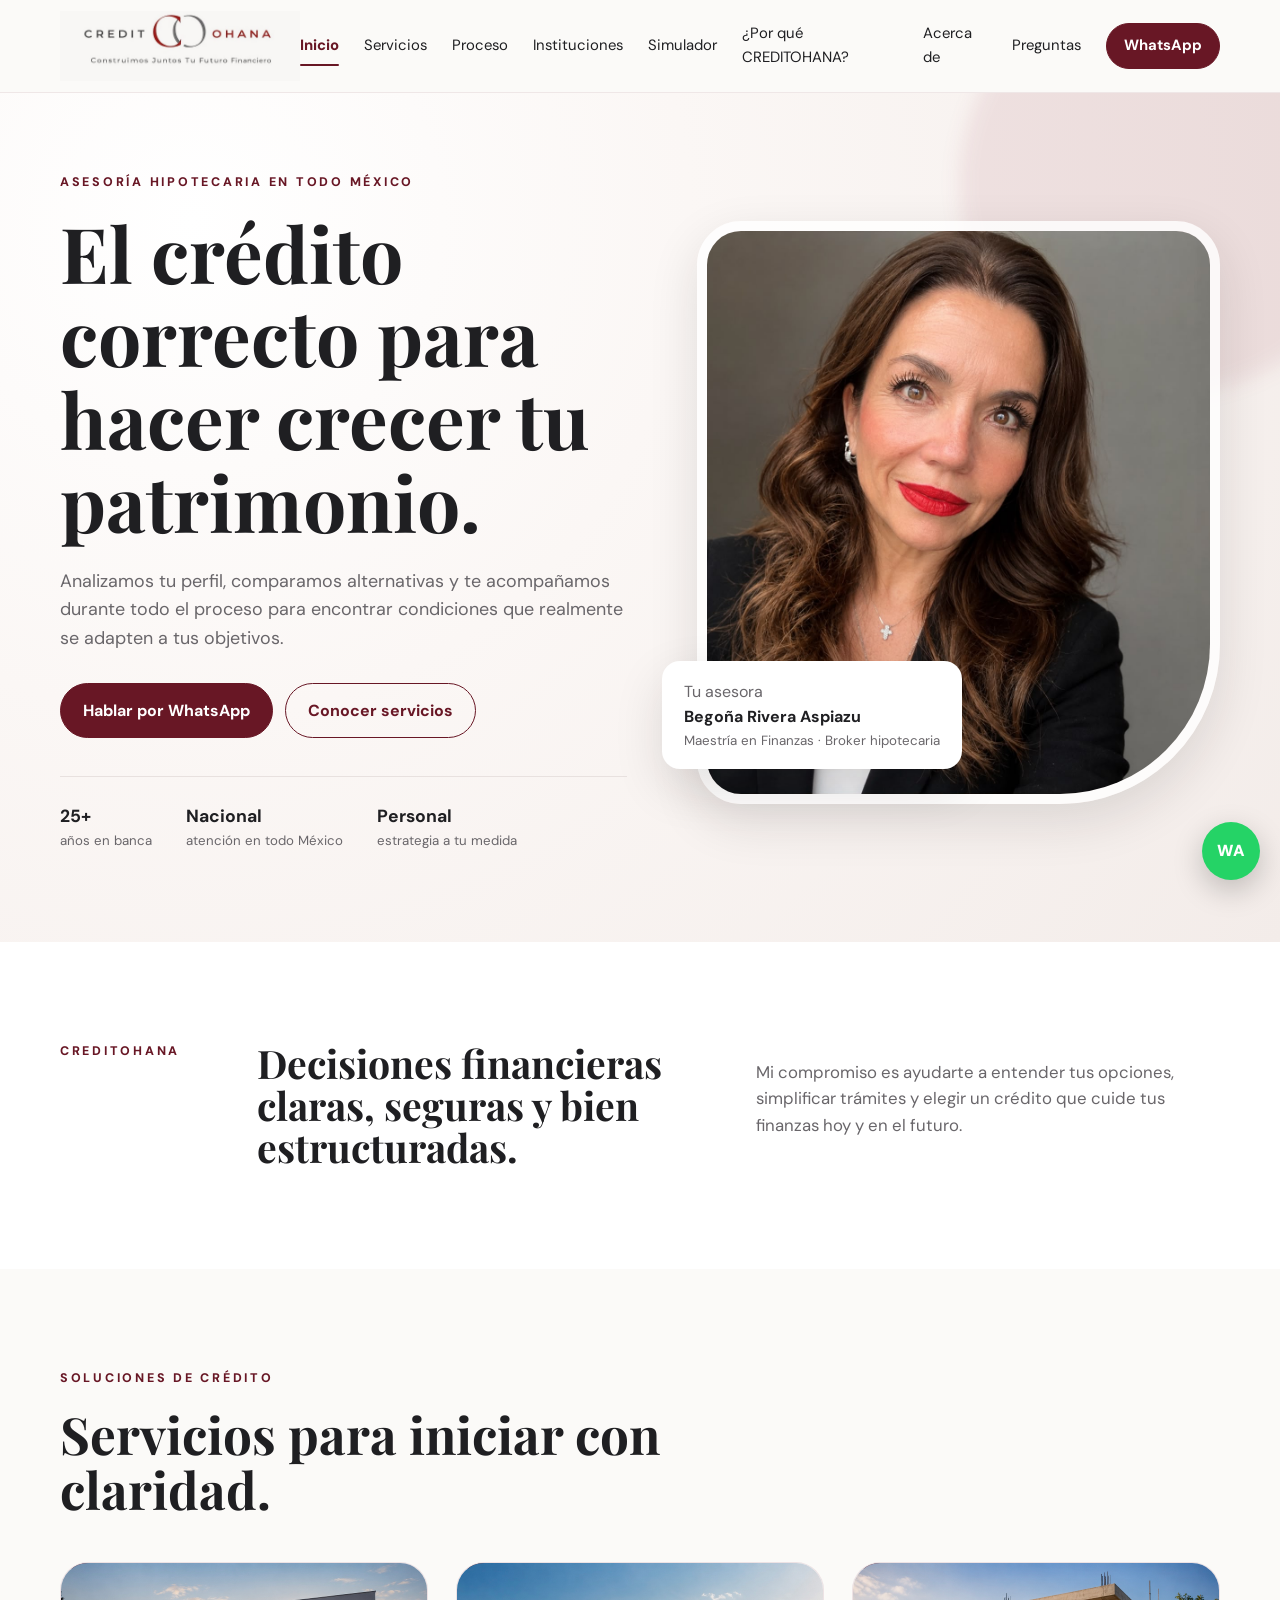
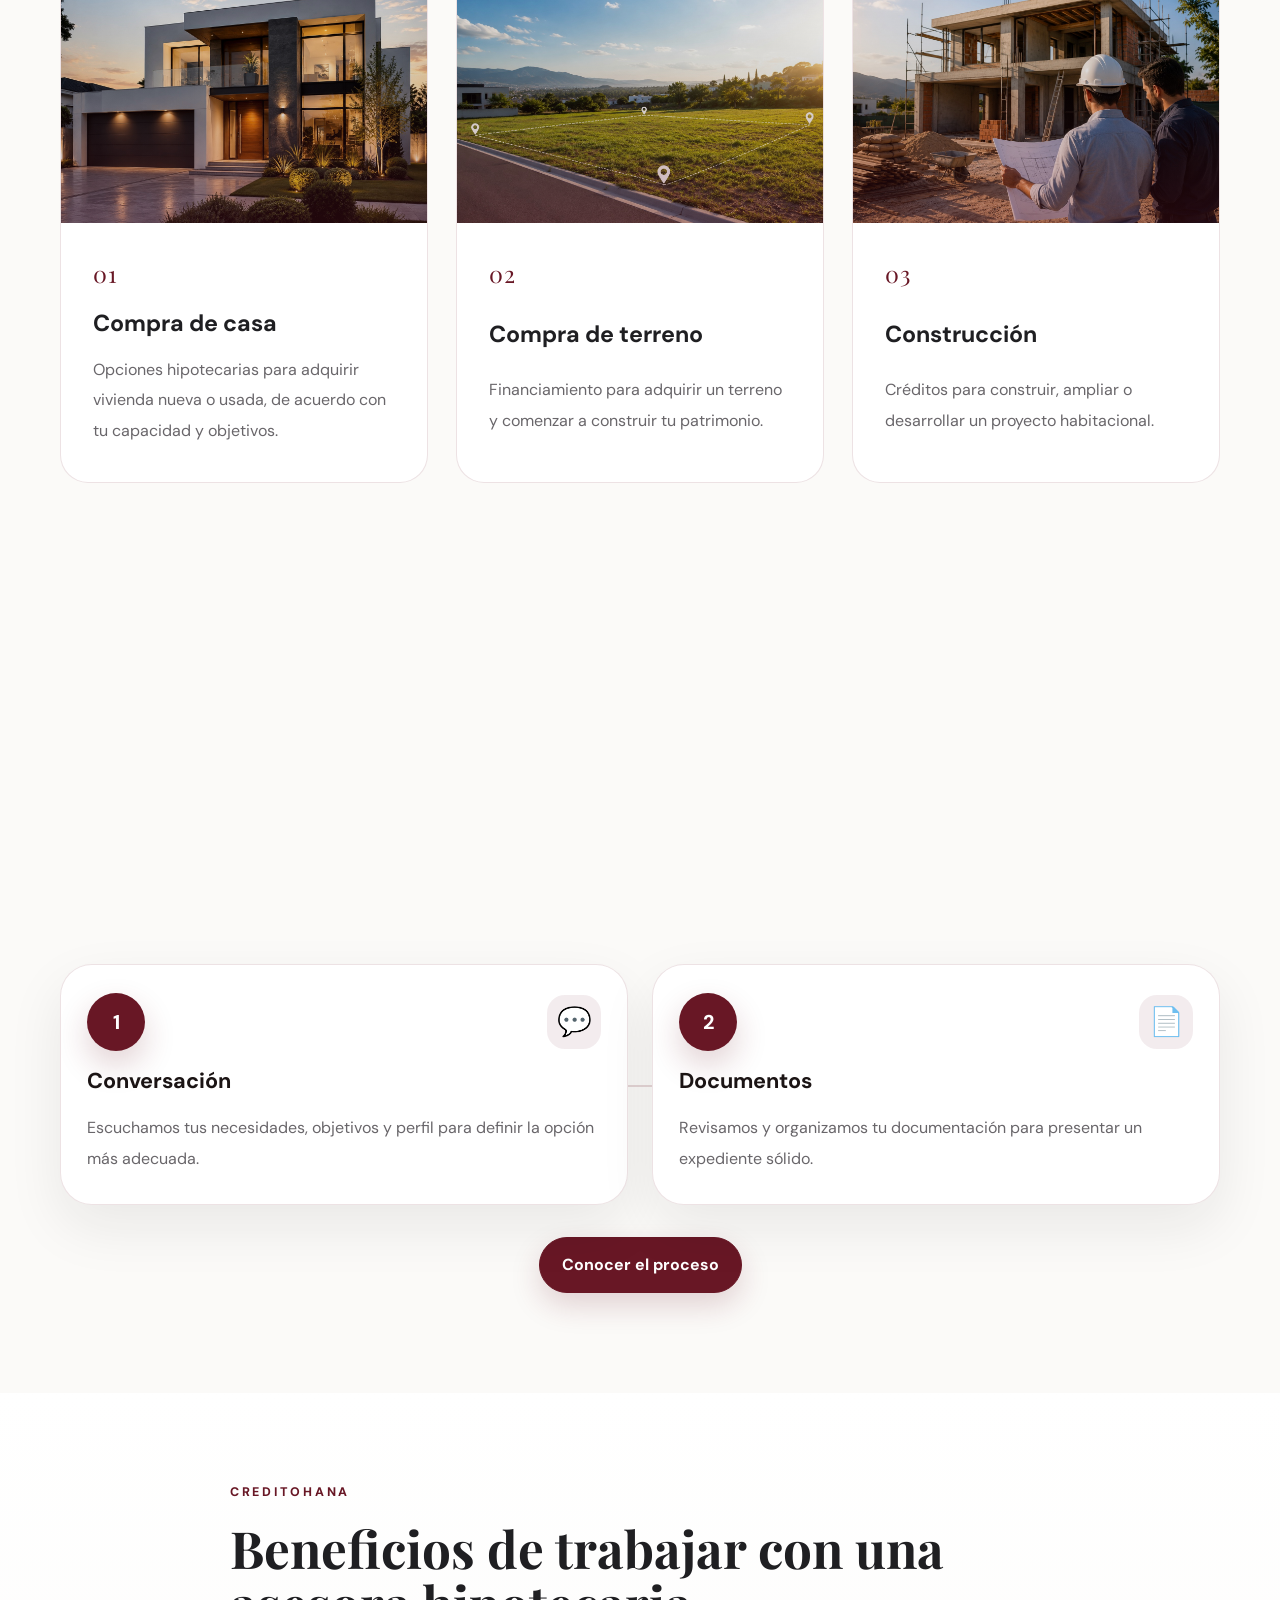
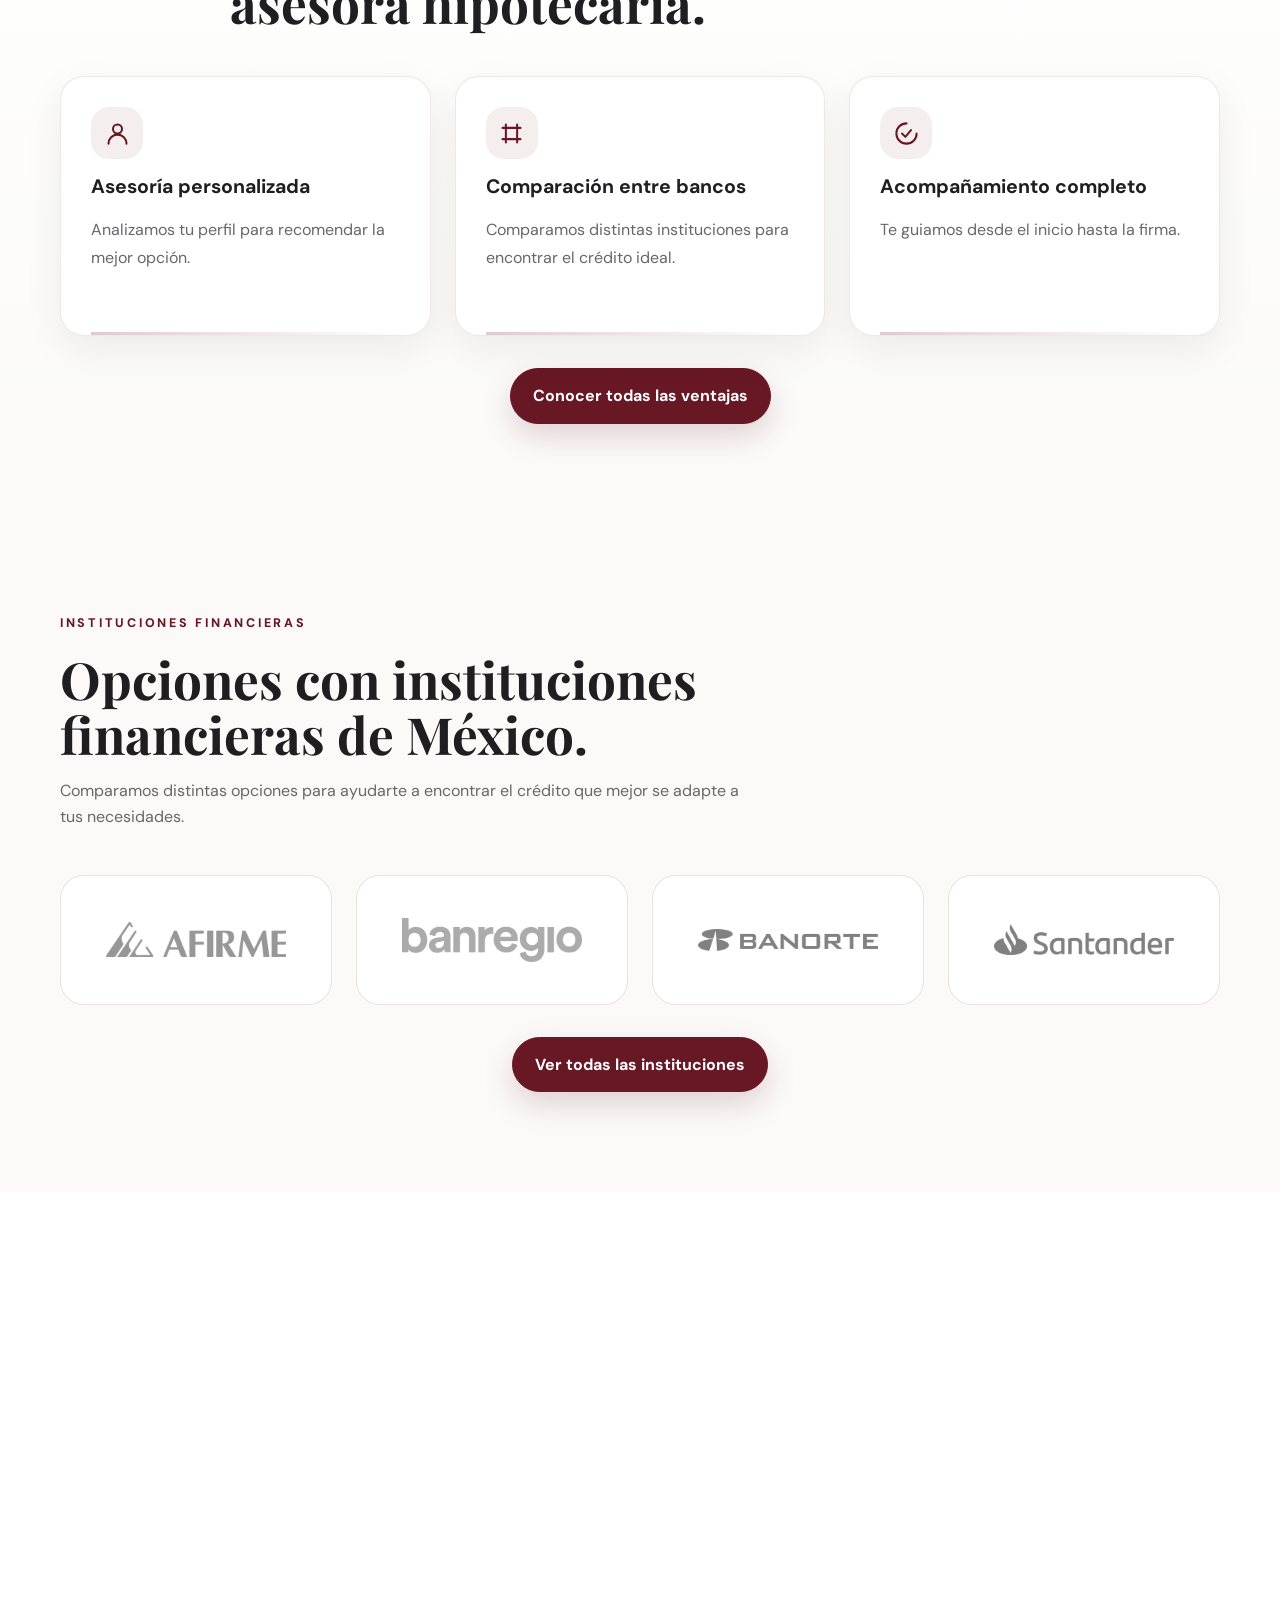
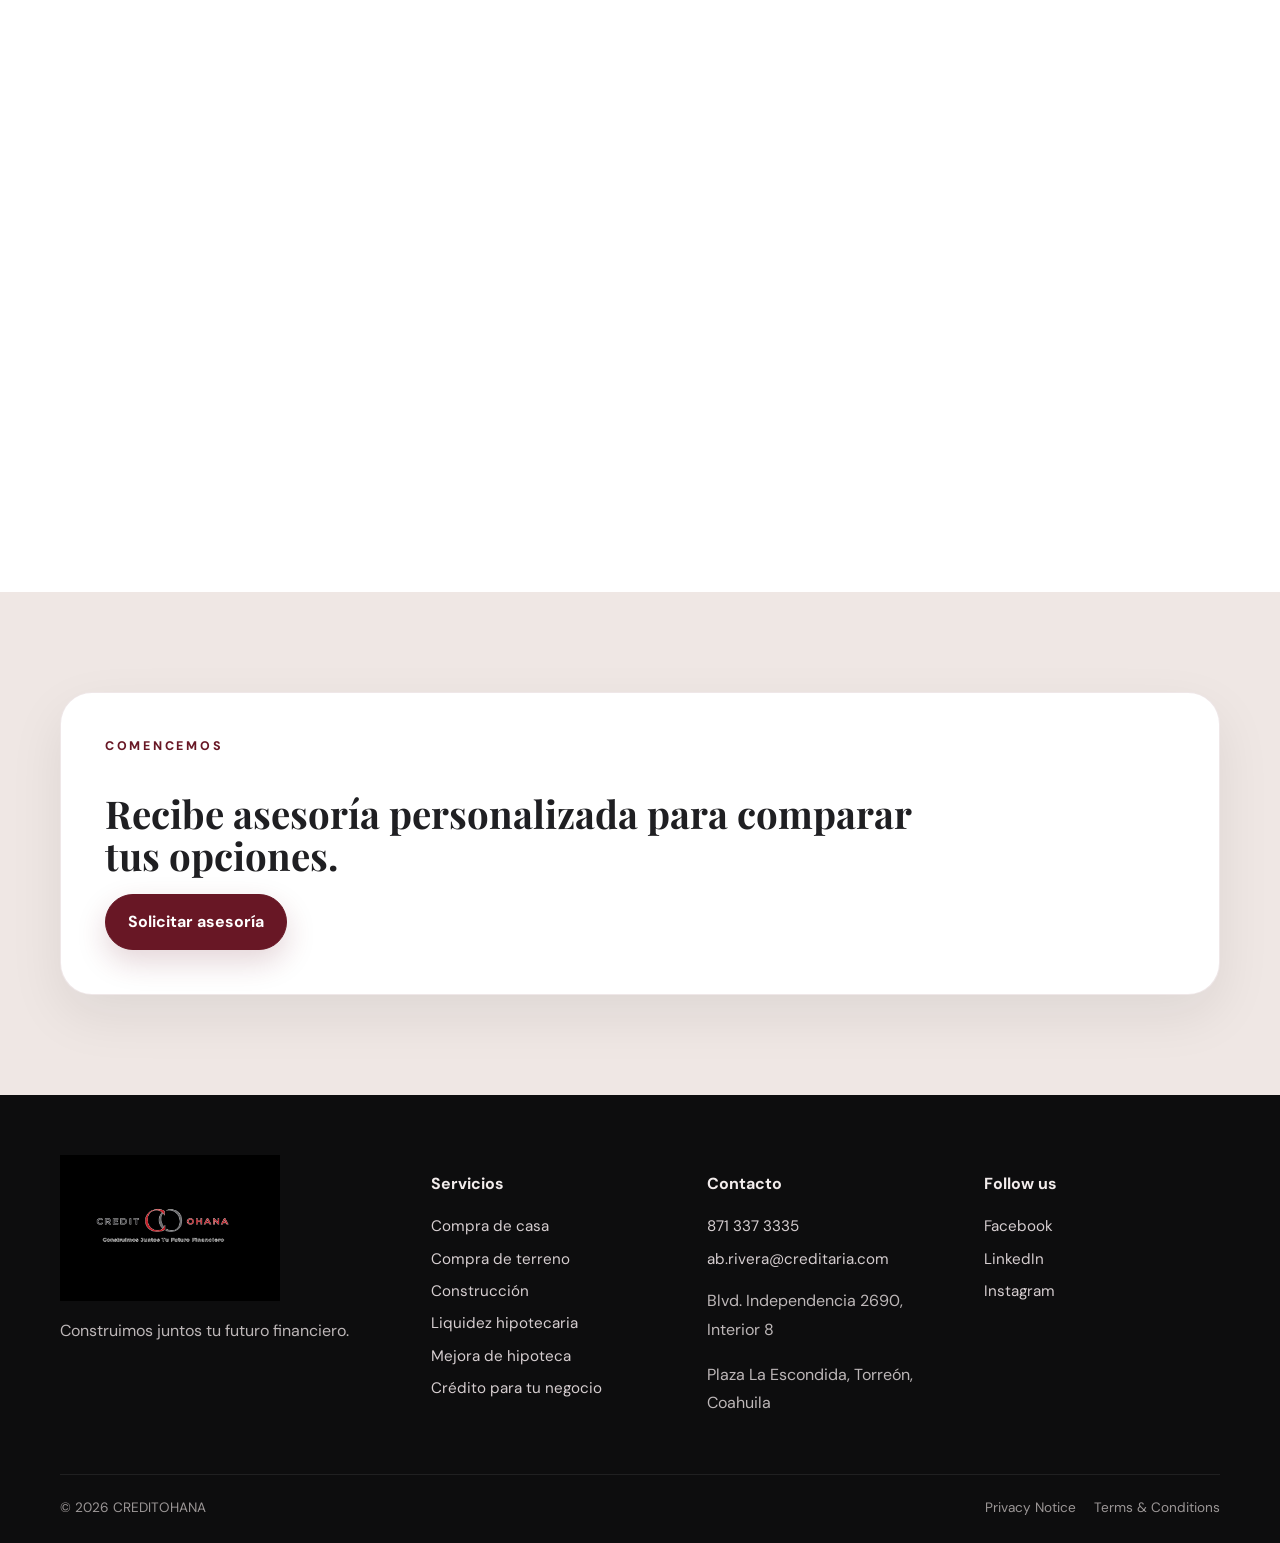
<file: index.html>
<!DOCTYPE html>
<html lang="es">
<head>
  <meta charset="UTF-8" />
  <meta name="viewport" content="width=device-width, initial-scale=1.0" />
  <meta name="description" content="CREDITOHANA: asesoría hipotecaria personalizada en todo México. Más de 25 años de experiencia en banca y soluciones de crédito a la medida." />
  <meta name="theme-color" content="#681725" />
  <title>CREDITOHANA | Asesoría hipotecaria premium</title>
  <link rel="preconnect" href="https://fonts.googleapis.com">
  <link rel="preconnect" href="https://fonts.gstatic.com" crossorigin>
  <link href="https://fonts.googleapis.com/css2?family=DM+Sans:wght@400;500;600;700&family=Playfair+Display:wght@600;700&display=swap" rel="stylesheet">
  <link rel="stylesheet" href="styles.css" />
</head>
<body>

  <header class="site-header" id="inicio">
    <div class="container nav-wrap">
      <a class="brand" href="index.html" aria-label="Ir al inicio">
        <img src="assets/images/logo-creditohana-claro-nav.jpeg" alt="CREDITOHANA" />
      </a>
      <button class="menu-toggle" aria-label="Abrir menú" aria-expanded="false">☰</button>
      <nav class="nav-links" aria-label="Menú principal">
        <a class="active" href="index.html">Inicio</a>
        <a href="servicios.html">Servicios</a>
        <a href="proceso.html">Proceso</a>
        <a href="instituciones.html">Instituciones</a>
        <a href="simulador.html">Simulador</a>
        <a href="ventajas.html">¿Por qué CREDITOHANA?</a>
        <a href="acerca.html">Acerca de</a>
        <a href="preguntas.html">Preguntas</a>
        <a class="btn btn-sm" href="https://wa.me/528713373335?text=Hola%20Bego%C3%B1a%2C%20quiero%20informaci%C3%B3n%20sobre%20un%20cr%C3%A9dito." target="_blank" rel="noopener">WhatsApp</a>
      </nav>
    </div>
  </header>
  <main>

<section class="hero">
      <div class="hero-glow"></div>
      <div class="container hero-grid">
        <div class="hero-copy reveal">
          <p class="eyebrow">ASESORÍA HIPOTECARIA EN TODO MÉXICO</p>
          <h1>El crédito correcto para hacer crecer tu patrimonio.</h1>
          <p class="hero-text">Analizamos tu perfil, comparamos alternativas y te acompañamos durante todo el proceso para encontrar condiciones que realmente se adapten a tus objetivos.</p>
          <div class="hero-actions">
            <a class="btn" href="https://wa.me/528713373335?text=Hola%20Bego%C3%B1a%2C%20me%20gustar%C3%ADa%20recibir%20una%20asesor%C3%ADa%20de%20cr%C3%A9dito." target="_blank" rel="noopener">Hablar por WhatsApp</a>
            <a class="btn btn-ghost" href="servicios.html">Conocer servicios</a>
          </div>
          <div class="trust-row">
            <div><strong>25+</strong><span>años en banca</span></div>
            <div><strong>Nacional</strong><span>atención en todo México</span></div>
            <div><strong>Personal</strong><span>estrategia a tu medida</span></div>
          </div>
        </div>
        <div class="hero-media reveal">
          <div class="portrait-frame">
            <img src="assets/images/begona-rivera-profesional.jpeg" alt="Begoña Rivera, asesora financiera de CREDITOHANA" />
          </div>
          <div class="floating-card">
            <span>Tu asesora</span>
            <strong>Begoña Rivera Aspiazu</strong>
            <small>Maestría en Finanzas · Broker hipotecaria</small>
          </div>
        </div>
      </div>
    </section>
<section class="section intro-strip">
      <div class="container intro-grid reveal">
        <p class="section-kicker">CREDITOHANA</p>
        <h2>Decisiones financieras claras, seguras y bien estructuradas.</h2>
        <p>Mi compromiso es ayudarte a entender tus opciones, simplificar trámites y elegir un crédito que cuide tus finanzas hoy y en el futuro.</p>
      </div>
    </section>
    <section class="section home-preview" id="servicios-preview">
      <div class="container">
        <div class="section-heading reveal">
          <p class="section-kicker">SOLUCIONES DE CRÉDITO</p>
          <h2>Servicios para iniciar con claridad.</h2>
        </div>
        <div class="cards-grid home-cards">
          <article class="service-card reveal">
            <div class="service-card-media">
              <img src="assets/images/compradecas.jpg" alt="Compra de casa" />
            </div>
            <div class="service-card-content">
              <span>01</span>
              <h3>Compra de casa</h3>
              <p>Opciones hipotecarias para adquirir vivienda nueva o usada, de acuerdo con tu capacidad y objetivos.</p>
            </div>
          </article>
          <article class="service-card reveal">
            <div class="service-card-media">
              <img src="assets/images/terreno.jpg" alt="Compra de terreno" />
            </div>
            <div class="service-card-content">
              <span>02</span>
              <h3>Compra de terreno</h3>
              <p>Financiamiento para adquirir un terreno y comenzar a construir tu patrimonio.</p>
            </div>
          </article>
          <article class="service-card reveal">
            <div class="service-card-media">
              <img src="assets/images/construction.jpg" alt="Construcción" />
            </div>
            <div class="service-card-content">
              <span>03</span>
              <h3>Construcción</h3>
              <p>Créditos para construir, ampliar o desarrollar un proyecto habitacional.</p>
            </div>
          </article>
        </div>
        <div class="section-actions reveal"><a class="btn btn-primary" href="servicios.html">Ver todos los servicios</a></div>
      </div>
    </section>
    <section class="section section-dark home-preview" id="proceso-preview">
      <div class="container">
        <div class="section-heading light reveal">
          <p class="section-kicker">ACOMPAÑAMIENTO TOTAL</p>
          <h2>Un proceso claro desde la primera conversación.</h2>
        </div>
        <div class="process-grid home-process">
          <article class="process-step reveal">
            <div class="process-step-head">
              <span class="process-step-number">1</span>
              <div class="process-step-icon" aria-hidden="true">💬</div>
            </div>
            <h3>Conversación</h3>
            <p>Escuchamos tus necesidades, objetivos y perfil para definir la opción más adecuada.</p>
          </article>
          <article class="process-step reveal">
            <div class="process-step-head">
              <span class="process-step-number">2</span>
              <div class="process-step-icon" aria-hidden="true">📄</div>
            </div>
            <h3>Documentos</h3>
            <p>Revisamos y organizamos tu documentación para presentar un expediente sólido.</p>
          </article>
        </div>
        <div class="section-actions reveal"><a class="btn btn-primary" href="proceso.html">Conocer el proceso</a></div>
      </div>
    </section>
    <section class="section why-creditohana home-preview" id="ventajas-preview">
      <div class="container">
        <div class="section-heading why-heading reveal">
          <p class="section-kicker">CREDITOHANA</p>
          <h2>Beneficios de trabajar con una asesora hipotecaria.</h2>
        </div>
        <div class="why-grid home-benefits">
          <article class="why-card reveal">
            <div class="why-icon" aria-hidden="true">
              <svg viewBox="0 0 24 24"><path d="M12 12a4 4 0 1 0-4-4 4 4 0 0 0 4 4Z"/><path d="M4 21a8 8 0 0 1 16 0"/></svg>
            </div>
            <h3>Asesoría personalizada</h3>
            <p>Analizamos tu perfil para recomendar la mejor opción.</p>
          </article>
          <article class="why-card reveal">
            <div class="why-icon" aria-hidden="true">
              <svg viewBox="0 0 24 24"><path d="M4 7h16"/><path d="M7 4v16"/><path d="M17 4v16"/><path d="M4 17h16"/></svg>
            </div>
            <h3>Comparación entre bancos</h3>
            <p>Comparamos distintas instituciones para encontrar el crédito ideal.</p>
          </article>
          <article class="why-card reveal">
            <div class="why-icon" aria-hidden="true">
              <svg viewBox="0 0 24 24"><path d="M8 12l3 3 5-6"/><path d="M21 12a9 9 0 1 1-9-9"/></svg>
            </div>
            <h3>Acompañamiento completo</h3>
            <p>Te guiamos desde el inicio hasta la firma.</p>
          </article>
        </div>
        <div class="section-actions reveal"><a class="btn btn-primary" href="ventajas.html">Conocer todas las ventajas</a></div>
      </div>
    </section>
    <section class="section home-preview" id="instituciones-preview">
      <div class="container">
        <div class="section-heading reveal">
          <p class="section-kicker">INSTITUCIONES FINANCIERAS</p>
          <h2>Opciones con instituciones financieras de México.</h2>
          <p>Comparamos distintas opciones para ayudarte a encontrar el crédito que mejor se adapte a tus necesidades.</p>
        </div>
        <div class="bank-grid bank-grid-preview reveal">
          <div class="bank-card"><img src="assets/banks/Afirme_logo.svg.png" alt="Institución financiera Afirme" loading="lazy" /></div>
          <div class="bank-card"><img src="assets/banks/Logo_de_Banregio.svg.png" alt="Institución financiera Banregio" loading="lazy" /></div>
          <div class="bank-card"><img src="assets/banks/Logo_de_Banorte.svg.png" alt="Institución financiera Banorte" loading="lazy" /></div>
          <div class="bank-card"><img src="assets/banks/Banco_Santander_Logotipo.svg.png" alt="Institución financiera Santander" loading="lazy" /></div>
        </div>
        <div class="section-actions reveal"><a class="btn btn-primary" href="instituciones.html">Ver todas las instituciones</a></div>
      </div>
    </section>
    <section class="section home-simulator-cta">
      <div class="container home-cta-panel reveal">
        <p class="section-kicker">SIMULADOR</p>
        <h2>Calcula una mensualidad aproximada con nuestro simulador hipotecario.</h2>
        <a class="btn btn-primary" href="simulador.html">Simular mi crédito</a>
      </div>
    </section>
    <section class="section faq home-preview" id="preguntas-preview">
      <div class="container faq-grid">
        <div class="section-heading reveal">
          <p class="section-kicker">PREGUNTAS FRECUENTES</p>
          <h2>Dudas comunes antes de iniciar.</h2>
        </div>
        <div class="faq-accordion premium-accordion reveal" id="homeFaqAccordion">
          <div class="accordion-item">
            <button type="button" class="accordion-trigger" aria-expanded="false" aria-controls="home-faq-panel-1" id="home-faq-button-1">
              <span class="accordion-title">¿Cuánto necesito ganar para obtener un crédito hipotecario?</span>
              <span class="accordion-icon" aria-hidden="true"></span>
            </button>
            <div class="accordion-panel" id="home-faq-panel-1" role="region" aria-labelledby="home-faq-button-1">
              <p>Depende del monto solicitado, plazo, tasa, deudas actuales y políticas de cada institución. Primero revisamos tu capacidad de pago para estimar un rango realista.</p>
            </div>
          </div>
          <div class="accordion-item">
            <button type="button" class="accordion-trigger" aria-expanded="false" aria-controls="home-faq-panel-2" id="home-faq-button-2">
              <span class="accordion-title">¿Puedo solicitar un crédito si trabajo por mi cuenta?</span>
              <span class="accordion-icon" aria-hidden="true"></span>
            </button>
            <div class="accordion-panel" id="home-faq-panel-2" role="region" aria-labelledby="home-faq-button-2">
              <p>Sí. Existen alternativas para personas independientes, aunque la documentación para comprobar ingresos puede variar.</p>
            </div>
          </div>
          <div class="accordion-item">
            <button type="button" class="accordion-trigger" aria-expanded="false" aria-controls="home-faq-panel-3" id="home-faq-button-3">
              <span class="accordion-title">¿Qué documentos necesito?</span>
              <span class="accordion-icon" aria-hidden="true"></span>
            </button>
            <div class="accordion-panel" id="home-faq-panel-3" role="region" aria-labelledby="home-faq-button-3">
              <p>Generalmente identificación, comprobantes de ingresos, estados de cuenta, comprobante de domicilio e información del inmueble. La lista final depende de la institución y el producto.</p>
            </div>
          </div>
          <div class="section-actions reveal"><a class="btn btn-primary" href="preguntas.html">Ver todas las preguntas</a></div>
        </div>
      </div>
    </section>
    <section class="section home-contact-cta">
      <div class="container home-cta-panel reveal">
        <p class="section-kicker">COMENCEMOS</p>
        <h2>Recibe asesoría personalizada para comparar tus opciones.</h2>
        <a class="btn btn-primary" href="contacto.html">Solicitar asesoría</a>
      </div>
    </section>
  </main>

  <footer class="footer">
    <div class="container footer-grid">
      <div class="footer-col">
        <img src="assets/images/logo-creditohana-oscuro.jpeg" alt="CREDITOHANA" />
        <p>Construimos juntos tu futuro financiero.</p>
      </div>
      <div class="footer-col">
        <h3>Servicios</h3>
        <a href="servicios.html">Compra de casa</a>
        <a href="servicios.html">Compra de terreno</a>
        <a href="servicios.html">Construcción</a>
        <a href="servicios.html">Liquidez hipotecaria</a>
        <a href="servicios.html">Mejora de hipoteca</a>
        <a href="servicios.html">Crédito para tu negocio</a>
      </div>
      <div class="footer-col">
        <h3>Contacto</h3>
        <a href="tel:+528713373335">871 337 3335</a>
        <a href="mailto:ab.rivera@creditaria.com">ab.rivera@creditaria.com</a>
        <p>Blvd. Independencia 2690, Interior 8</p>
        <p>Plaza La Escondida, Torreón, Coahuila</p>
      </div>
      <div class="footer-col">
        <h3>Follow us</h3>
        <a href="#">Facebook</a>
        <a href="#">LinkedIn</a>
        <a href="#">Instagram</a>
      </div>
    </div>
    <div class="container footer-bottom">
      <span>© <span id="year"></span> CREDITOHANA</span>
      <div class="footer-links">
        <a href="#">Privacy Notice</a>
        <a href="#">Terms & Conditions</a>
      </div>
    </div>
  </footer>

  <a class="wa-float" href="https://wa.me/528713373335?text=Hola%20Bego%C3%B1a%2C%20quiero%20informaci%C3%B3n%20sobre%20un%20cr%C3%A9dito." aria-label="Contactar por WhatsApp" target="_blank" rel="noopener">WA</a>
  <script src="script.js"></script>
</body>
</html>
</file>
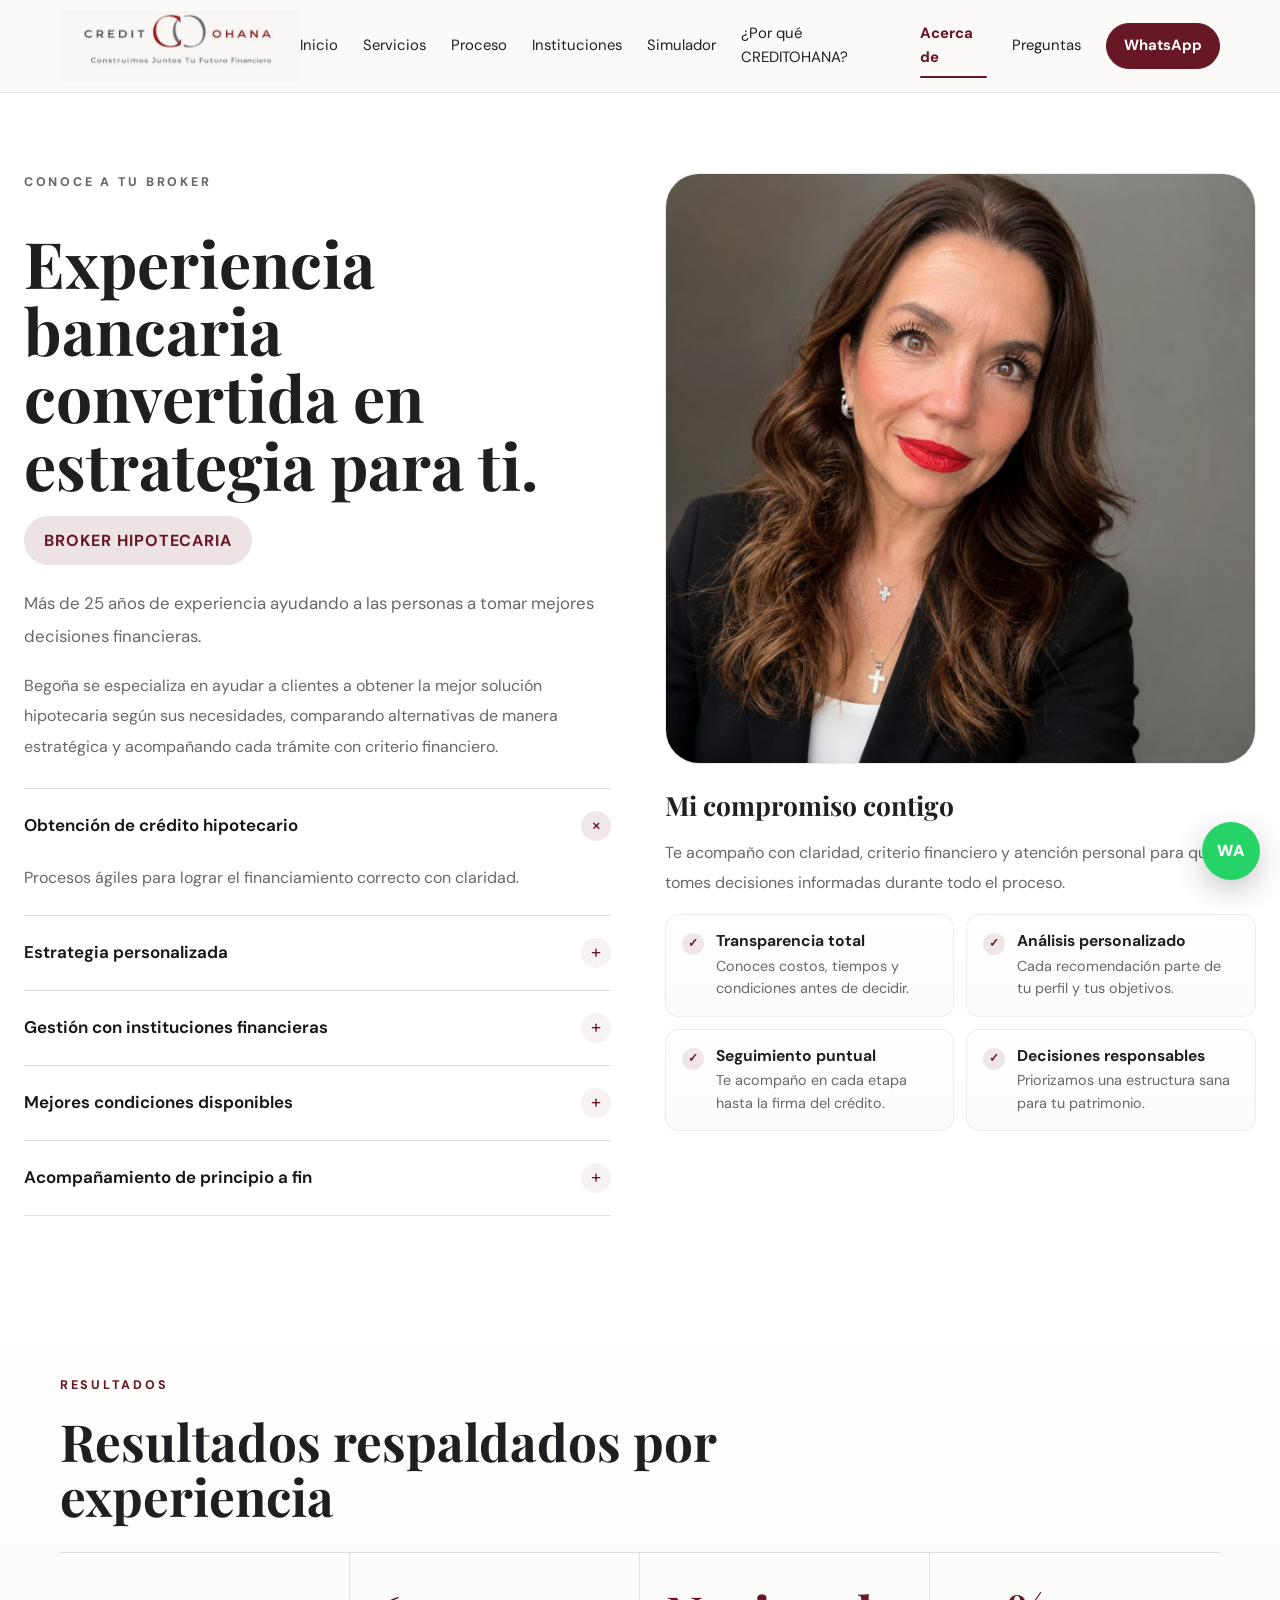
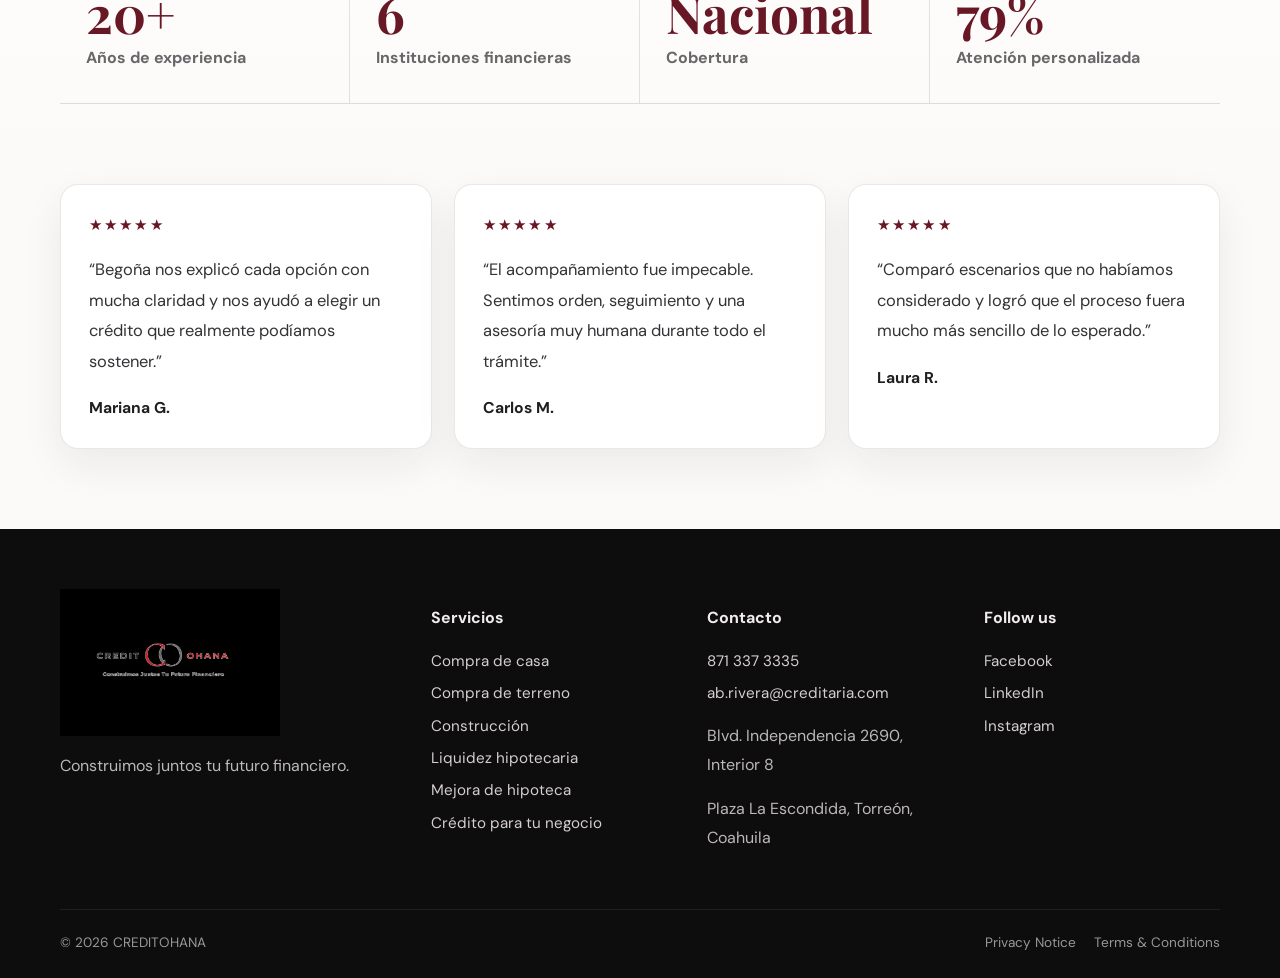
<file: acerca.html>
<!DOCTYPE html>
<html lang="es">
<head>
  <meta charset="UTF-8" />
  <meta name="viewport" content="width=device-width, initial-scale=1.0" />
  <meta name="description" content="CREDITOHANA: asesoría hipotecaria personalizada en todo México. Más de 25 años de experiencia en banca y soluciones de crédito a la medida." />
  <meta name="theme-color" content="#681725" />
  <title>Acerca de | CREDITOHANA</title>
  <link rel="preconnect" href="https://fonts.googleapis.com">
  <link rel="preconnect" href="https://fonts.gstatic.com" crossorigin>
  <link href="https://fonts.googleapis.com/css2?family=DM+Sans:wght@400;500;600;700&family=Playfair+Display:wght@600;700&display=swap" rel="stylesheet">
  <link rel="stylesheet" href="styles.css" />
</head>
<body>

  <header class="site-header" id="inicio">
    <div class="container nav-wrap">
      <a class="brand" href="index.html" aria-label="Ir al inicio">
        <img src="assets/images/logo-creditohana-claro-nav.jpeg" alt="CREDITOHANA" />
      </a>
      <button class="menu-toggle" aria-label="Abrir menú" aria-expanded="false">☰</button>
      <nav class="nav-links" aria-label="Menú principal">
        <a href="index.html">Inicio</a>
        <a href="servicios.html">Servicios</a>
        <a href="proceso.html">Proceso</a>
        <a href="instituciones.html">Instituciones</a>
        <a href="simulador.html">Simulador</a>
        <a href="ventajas.html">¿Por qué CREDITOHANA?</a>
        <a class="active" href="acerca.html">Acerca de</a>
        <a href="preguntas.html">Preguntas</a>
        <a class="btn btn-sm" href="https://wa.me/528713373335?text=Hola%20Bego%C3%B1a%2C%20quiero%20informaci%C3%B3n%20sobre%20un%20cr%C3%A9dito." target="_blank" rel="noopener">WhatsApp</a>
      </nav>
    </div>
  </header>
  <main>
<section class="section about" id="nosotros">
      <div class="container about-container">
        <div class="about-grid">
          <div class="about-copy reveal">
            <p class="section-kicker">CONOCE A TU BROKER</p>
            <h2>Experiencia bancaria convertida en estrategia para ti.</h2>
            <span class="badge">Broker Hipotecaria</span>
            <p class="about-subtitle">Más de 25 años de experiencia ayudando a las personas a tomar mejores decisiones financieras.</p>
            <p class="about-intro">Begoña se especializa en ayudar a clientes a obtener la mejor solución hipotecaria según sus necesidades, comparando alternativas de manera estratégica y acompañando cada trámite con criterio financiero.</p>
            <div class="about-accordion reveal">
              <div class="broker-accordion premium-accordion" id="brokerAccordion">
                <div class="accordion-item">
                  <button type="button" class="accordion-trigger" aria-expanded="true" aria-controls="accordion-panel-1" id="accordion-button-1">
                    <span class="accordion-title">Obtención de crédito hipotecario</span>
                    <span class="accordion-icon" aria-hidden="true"></span>
                  </button>
                  <div class="accordion-panel open" id="accordion-panel-1" role="region" aria-labelledby="accordion-button-1">
                    <p>Procesos ágiles para lograr el financiamiento correcto con claridad.</p>
                  </div>
                </div>
                <div class="accordion-item">
                  <button type="button" class="accordion-trigger" aria-expanded="false" aria-controls="accordion-panel-2" id="accordion-button-2">
                    <span class="accordion-title">Estrategia personalizada</span>
                    <span class="accordion-icon" aria-hidden="true"></span>
                  </button>
                  <div class="accordion-panel" id="accordion-panel-2" role="region" aria-labelledby="accordion-button-2">
                    <p>Opciones diseñadas para tu situación financiera y planes de futuro.</p>
                  </div>
                </div>
                <div class="accordion-item">
                  <button type="button" class="accordion-trigger" aria-expanded="false" aria-controls="accordion-panel-3" id="accordion-button-3">
                    <span class="accordion-title">Gestión con instituciones financieras</span>
                    <span class="accordion-icon" aria-hidden="true"></span>
                  </button>
                  <div class="accordion-panel" id="accordion-panel-3" role="region" aria-labelledby="accordion-button-3">
                    <p>Coordinamos trámites con bancos para presentar un expediente sólido.</p>
                  </div>
                </div>
                <div class="accordion-item">
                  <button type="button" class="accordion-trigger" aria-expanded="false" aria-controls="accordion-panel-4" id="accordion-button-4">
                    <span class="accordion-title">Mejores condiciones disponibles</span>
                    <span class="accordion-icon" aria-hidden="true"></span>
                  </button>
                  <div class="accordion-panel" id="accordion-panel-4" role="region" aria-labelledby="accordion-button-4">
                    <p>Buscamos tasas, plazos y costos competitivos adaptados a tu perfil.</p>
                  </div>
                </div>
                <div class="accordion-item">
                  <button type="button" class="accordion-trigger" aria-expanded="false" aria-controls="accordion-panel-5" id="accordion-button-5">
                    <span class="accordion-title">Acompañamiento de principio a fin</span>
                    <span class="accordion-icon" aria-hidden="true"></span>
                  </button>
                  <div class="accordion-panel" id="accordion-panel-5" role="region" aria-labelledby="accordion-button-5">
                    <p>Te apoyamos desde la consulta inicial hasta la firma del crédito.</p>
                  </div>
                </div>
              </div>
            </div>
          </div>

          <div class="about-visual reveal">
            <div class="about-portrait">
              <img src="assets/images/begona-rivera-profesional.jpeg" alt="Begoña Rivera, broker hipotecaria de CREDITOHANA" />
            </div>
            <div class="broker-commitment">
              <h3>Mi compromiso contigo</h3>
              <p>Te acompaño con claridad, criterio financiero y atención personal para que tomes decisiones informadas durante todo el proceso.</p>
              <div class="commitment-list">
                <article class="commitment-block">
                  <span>✓</span>
                  <div>
                    <h4>Transparencia total</h4>
                    <p>Conoces costos, tiempos y condiciones antes de decidir.</p>
                  </div>
                </article>
                <article class="commitment-block">
                  <span>✓</span>
                  <div>
                    <h4>Análisis personalizado</h4>
                    <p>Cada recomendación parte de tu perfil y tus objetivos.</p>
                  </div>
                </article>
                <article class="commitment-block">
                  <span>✓</span>
                  <div>
                    <h4>Seguimiento puntual</h4>
                    <p>Te acompaño en cada etapa hasta la firma del crédito.</p>
                  </div>
                </article>
                <article class="commitment-block">
                  <span>✓</span>
                  <div>
                    <h4>Decisiones responsables</h4>
                    <p>Priorizamos una estructura sana para tu patrimonio.</p>
                  </div>
                </article>
              </div>
            </div>
          </div>
        </div>
      </div>
    </section>
<section class="section results" id="resultados">
      <div class="container">
        <div class="section-heading reveal">
          <p class="section-kicker">RESULTADOS</p>
          <h2>Resultados respaldados por experiencia</h2>
        </div>
        <div class="stats-grid reveal">
          <article class="stat-item">
            <strong class="counter" data-target="25" data-suffix="+">0</strong>
            <span>Años de experiencia</span>
          </article>
          <article class="stat-item">
            <strong class="counter" data-target="8">0</strong>
            <span>Instituciones financieras</span>
          </article>
          <article class="stat-item">
            <strong>Nacional</strong>
            <span>Cobertura</span>
          </article>
          <article class="stat-item">
            <strong class="counter" data-target="100" data-suffix="%">0</strong>
            <span>Atención personalizada</span>
          </article>
        </div>
      </div>
    </section>
<section class="section testimonials" id="testimonios">
      <div class="container">
        <div class="testimonial-grid">
          <article class="testimonial-card reveal">
            <div class="stars" aria-label="Cinco estrellas">★★★★★</div>
            <p>“Begoña nos explicó cada opción con mucha claridad y nos ayudó a elegir un crédito que realmente podíamos sostener.”</p>
            <strong>Mariana G.</strong>
          </article>
          <article class="testimonial-card reveal">
            <div class="stars" aria-label="Cinco estrellas">★★★★★</div>
            <p>“El acompañamiento fue impecable. Sentimos orden, seguimiento y una asesoría muy humana durante todo el trámite.”</p>
            <strong>Carlos M.</strong>
          </article>
          <article class="testimonial-card reveal">
            <div class="stars" aria-label="Cinco estrellas">★★★★★</div>
            <p>“Comparó escenarios que no habíamos considerado y logró que el proceso fuera mucho más sencillo de lo esperado.”</p>
            <strong>Laura R.</strong>
          </article>
        </div>
      </div>
    </section>
  </main>

  <footer class="footer">
    <div class="container footer-grid">
      <div class="footer-col">
        <img src="assets/images/logo-creditohana-oscuro.jpeg" alt="CREDITOHANA" />
        <p>Construimos juntos tu futuro financiero.</p>
      </div>
      <div class="footer-col">
        <h3>Servicios</h3>
        <a href="servicios.html">Compra de casa</a>
        <a href="servicios.html">Compra de terreno</a>
        <a href="servicios.html">Construcción</a>
        <a href="servicios.html">Liquidez hipotecaria</a>
        <a href="servicios.html">Mejora de hipoteca</a>
        <a href="servicios.html">Crédito para tu negocio</a>
      </div>
      <div class="footer-col">
        <h3>Contacto</h3>
        <a href="tel:+528713373335">871 337 3335</a>
        <a href="mailto:ab.rivera@creditaria.com">ab.rivera@creditaria.com</a>
        <p>Blvd. Independencia 2690, Interior 8</p>
        <p>Plaza La Escondida, Torreón, Coahuila</p>
      </div>
      <div class="footer-col">
        <h3>Follow us</h3>
        <a href="#">Facebook</a>
        <a href="#">LinkedIn</a>
        <a href="#">Instagram</a>
      </div>
    </div>
    <div class="container footer-bottom">
      <span>© <span id="year"></span> CREDITOHANA</span>
      <div class="footer-links">
        <a href="#">Privacy Notice</a>
        <a href="#">Terms & Conditions</a>
      </div>
    </div>
  </footer>

  <a class="wa-float" href="https://wa.me/528713373335?text=Hola%20Bego%C3%B1a%2C%20quiero%20informaci%C3%B3n%20sobre%20un%20cr%C3%A9dito." aria-label="Contactar por WhatsApp" target="_blank" rel="noopener">WA</a>
  <script src="script.js"></script>
</body>
</html>
</file>
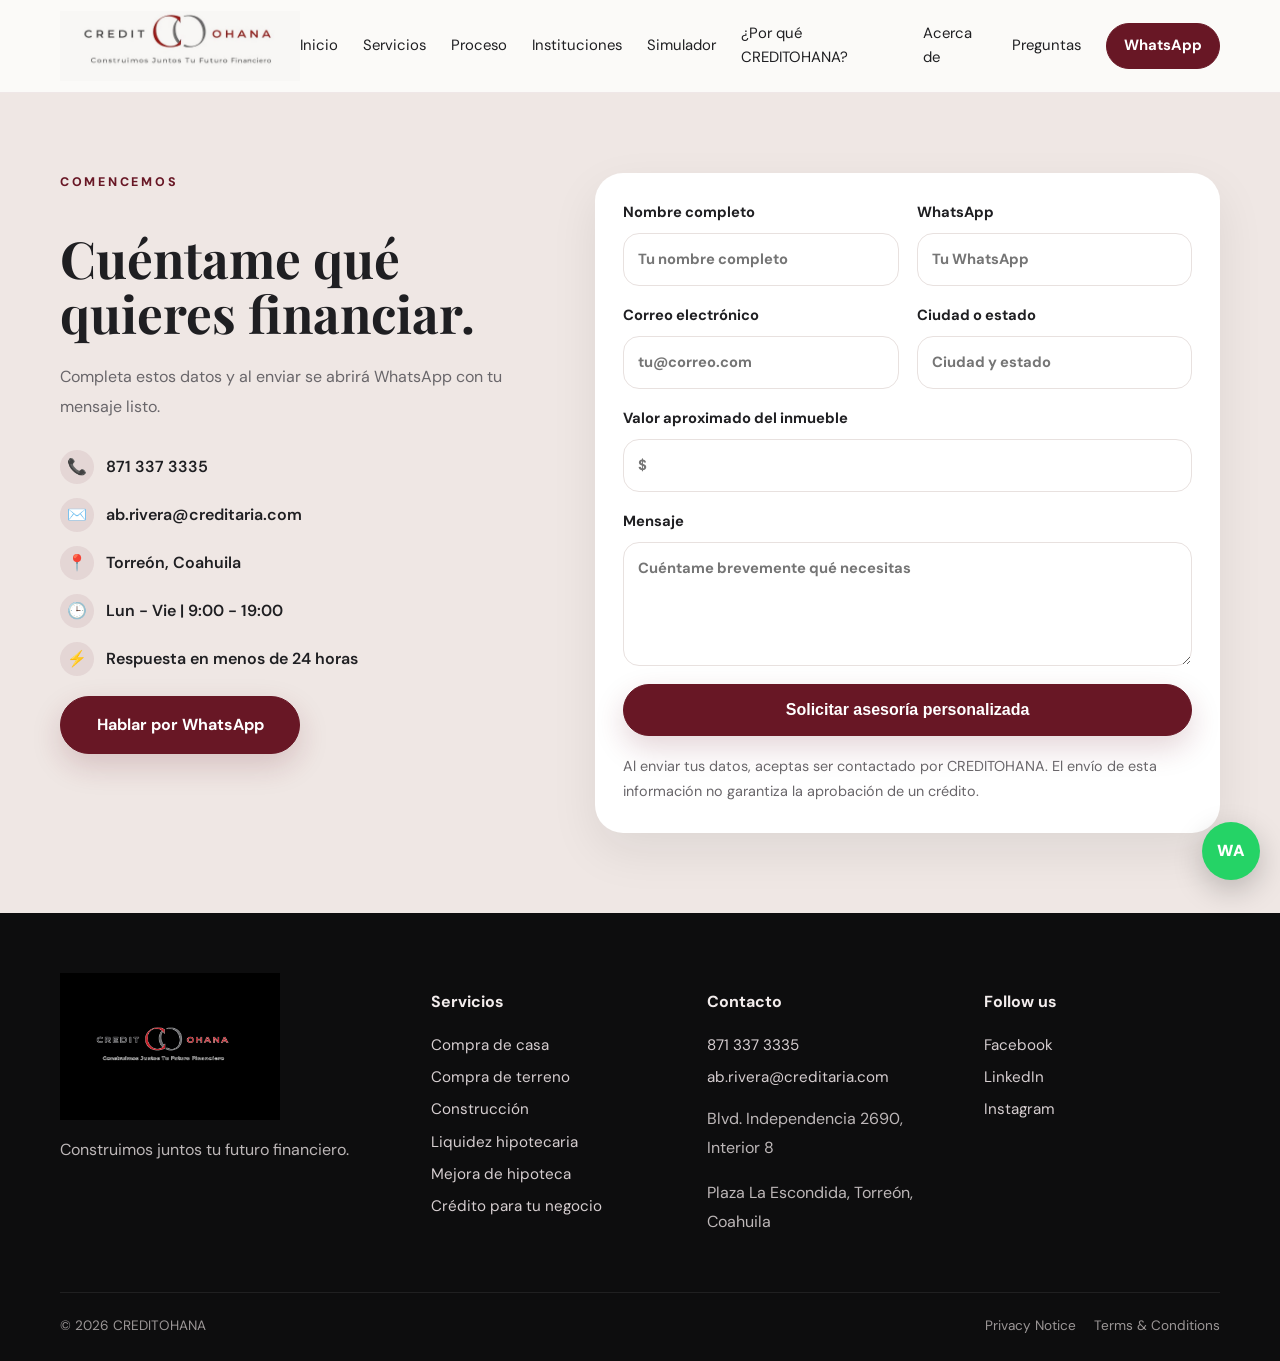
<file: contacto.html>
<!DOCTYPE html>
<html lang="es">
<head>
  <meta charset="UTF-8" />
  <meta name="viewport" content="width=device-width, initial-scale=1.0" />
  <meta name="description" content="CREDITOHANA: asesoría hipotecaria personalizada en todo México. Más de 25 años de experiencia en banca y soluciones de crédito a la medida." />
  <meta name="theme-color" content="#681725" />
  <title>Contacto | CREDITOHANA</title>
  <link rel="preconnect" href="https://fonts.googleapis.com">
  <link rel="preconnect" href="https://fonts.gstatic.com" crossorigin>
  <link href="https://fonts.googleapis.com/css2?family=DM+Sans:wght@400;500;600;700&family=Playfair+Display:wght@600;700&display=swap" rel="stylesheet">
  <link rel="stylesheet" href="styles.css" />
</head>
<body>

  <header class="site-header" id="inicio">
    <div class="container nav-wrap">
      <a class="brand" href="index.html" aria-label="Ir al inicio">
        <img src="assets/images/logo-creditohana-claro-nav.jpeg" alt="CREDITOHANA" />
      </a>
      <button class="menu-toggle" aria-label="Abrir menú" aria-expanded="false">☰</button>
      <nav class="nav-links" aria-label="Menú principal">
        <a href="index.html">Inicio</a>
        <a href="servicios.html">Servicios</a>
        <a href="proceso.html">Proceso</a>
        <a href="instituciones.html">Instituciones</a>
        <a href="simulador.html">Simulador</a>
        <a href="ventajas.html">¿Por qué CREDITOHANA?</a>
        <a href="acerca.html">Acerca de</a>
        <a href="preguntas.html">Preguntas</a>
        <a class="btn btn-sm" href="https://wa.me/528713373335?text=Hola%20Bego%C3%B1a%2C%20quiero%20informaci%C3%B3n%20sobre%20un%20cr%C3%A9dito." target="_blank" rel="noopener">WhatsApp</a>
      </nav>
    </div>
  </header>
  <main>

    <section class="section contact" id="contacto">
      <div class="container contact-grid">
        <div class="contact-copy reveal">
          <p class="section-kicker">COMENCEMOS</p>
          <h2>Cuéntame qué quieres financiar.</h2>
          <p class="contact-intro">Completa estos datos y al enviar se abrirá WhatsApp con tu mensaje listo.</p>
          <div class="contact-details">
            <a class="contact-detail" href="tel:+528713373335"><span class="contact-icon">📞</span><span>871 337 3335</span></a>
            <a class="contact-detail" href="mailto:ab.rivera@creditaria.com"><span class="contact-icon">✉️</span><span>ab.rivera@creditaria.com</span></a>
            <div class="contact-detail"><span class="contact-icon">📍</span><span>Torreón, Coahuila</span></div>
            <div class="contact-detail"><span class="contact-icon">🕒</span><span>Lun - Vie | 9:00 - 19:00</span></div>
            <div class="contact-detail"><span class="contact-icon">⚡</span><span>Respuesta en menos de 24 horas</span></div>
          </div>
          <a class="btn btn-primary contact-left-button" href="https://wa.me/528713373335?text=Hola%20Bego%C3%B1a%2C%20quiero%20informaci%C3%B3n%20sobre%20un%20cr%C3%A9dito." target="_blank" rel="noopener">Hablar por WhatsApp</a>
        </div>
        <form class="contact-form reveal" id="whatsappForm">
          <label>Nombre completo<input type="text" name="name" required autocomplete="name" placeholder="Tu nombre completo" /></label>
          <label>WhatsApp<input type="tel" name="whatsapp" required autocomplete="tel" placeholder="Tu WhatsApp" /></label>
          <label>Correo electrónico<input type="email" name="email" required autocomplete="email" placeholder="tu@correo.com" /></label>
          <label>Ciudad o estado<input type="text" name="city" required autocomplete="address-level1" placeholder="Ciudad y estado" /></label>
          <label>Valor aproximado del inmueble<input type="text" name="propertyEstimate" placeholder="$" /></label>
          <label>Mensaje<textarea name="message" rows="4" placeholder="Cuéntame brevemente qué necesitas"></textarea></label>
          <button class="btn btn-primary" type="submit">Solicitar asesoría personalizada</button>
          <p class="form-note">Al enviar tus datos, aceptas ser contactado por CREDITOHANA. El envío de esta información no garantiza la aprobación de un crédito.</p>
        </form>
      </div>
    </section>
  </main>

  <footer class="footer">
    <div class="container footer-grid">
      <div class="footer-col">
        <img src="assets/images/logo-creditohana-oscuro.jpeg" alt="CREDITOHANA" />
        <p>Construimos juntos tu futuro financiero.</p>
      </div>
      <div class="footer-col">
        <h3>Servicios</h3>
        <a href="servicios.html">Compra de casa</a>
        <a href="servicios.html">Compra de terreno</a>
        <a href="servicios.html">Construcción</a>
        <a href="servicios.html">Liquidez hipotecaria</a>
        <a href="servicios.html">Mejora de hipoteca</a>
        <a href="servicios.html">Crédito para tu negocio</a>
      </div>
      <div class="footer-col">
        <h3>Contacto</h3>
        <a href="tel:+528713373335">871 337 3335</a>
        <a href="mailto:ab.rivera@creditaria.com">ab.rivera@creditaria.com</a>
        <p>Blvd. Independencia 2690, Interior 8</p>
        <p>Plaza La Escondida, Torreón, Coahuila</p>
      </div>
      <div class="footer-col">
        <h3>Follow us</h3>
        <a href="#">Facebook</a>
        <a href="#">LinkedIn</a>
        <a href="#">Instagram</a>
      </div>
    </div>
    <div class="container footer-bottom">
      <span>© <span id="year"></span> CREDITOHANA</span>
      <div class="footer-links">
        <a href="#">Privacy Notice</a>
        <a href="#">Terms & Conditions</a>
      </div>
    </div>
  </footer>

  <a class="wa-float" href="https://wa.me/528713373335?text=Hola%20Bego%C3%B1a%2C%20quiero%20informaci%C3%B3n%20sobre%20un%20cr%C3%A9dito." aria-label="Contactar por WhatsApp" target="_blank" rel="noopener">WA</a>
  <script src="script.js"></script>
</body>
</html>
</file>
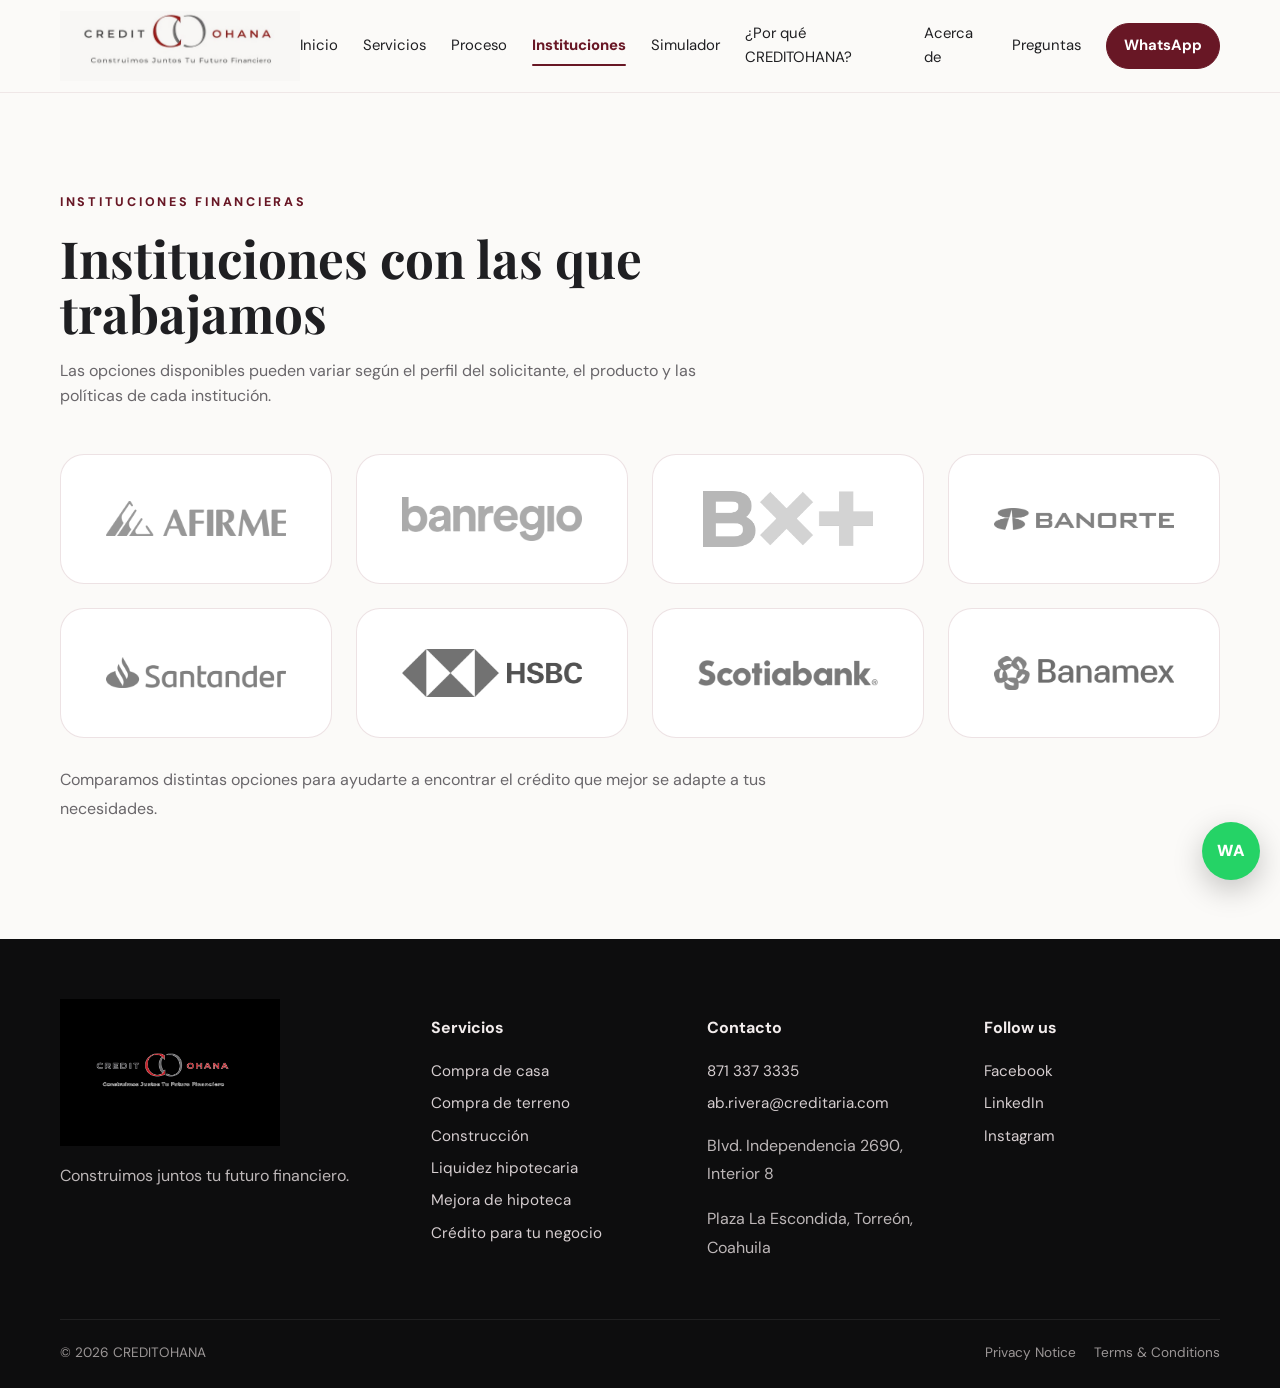
<file: instituciones.html>
<!DOCTYPE html>
<html lang="es">
<head>
  <meta charset="UTF-8" />
  <meta name="viewport" content="width=device-width, initial-scale=1.0" />
  <meta name="description" content="CREDITOHANA: asesoría hipotecaria personalizada en todo México. Más de 25 años de experiencia en banca y soluciones de crédito a la medida." />
  <meta name="theme-color" content="#681725" />
  <title>Instituciones | CREDITOHANA</title>
  <link rel="preconnect" href="https://fonts.googleapis.com">
  <link rel="preconnect" href="https://fonts.gstatic.com" crossorigin>
  <link href="https://fonts.googleapis.com/css2?family=DM+Sans:wght@400;500;600;700&family=Playfair+Display:wght@600;700&display=swap" rel="stylesheet">
  <link rel="stylesheet" href="styles.css" />
</head>
<body>

  <header class="site-header" id="inicio">
    <div class="container nav-wrap">
      <a class="brand" href="index.html" aria-label="Ir al inicio">
        <img src="assets/images/logo-creditohana-claro-nav.jpeg" alt="CREDITOHANA" />
      </a>
      <button class="menu-toggle" aria-label="Abrir menú" aria-expanded="false">☰</button>
      <nav class="nav-links" aria-label="Menú principal">
        <a href="index.html">Inicio</a>
        <a href="servicios.html">Servicios</a>
        <a href="proceso.html">Proceso</a>
        <a class="active" href="instituciones.html">Instituciones</a>
        <a href="simulador.html">Simulador</a>
        <a href="ventajas.html">¿Por qué CREDITOHANA?</a>
        <a href="acerca.html">Acerca de</a>
        <a href="preguntas.html">Preguntas</a>
        <a class="btn btn-sm" href="https://wa.me/528713373335?text=Hola%20Bego%C3%B1a%2C%20quiero%20informaci%C3%B3n%20sobre%20un%20cr%C3%A9dito." target="_blank" rel="noopener">WhatsApp</a>
      </nav>
    </div>
  </header>
  <main>
<section class="section" id="bancos">
      <div class="container">
        <div class="section-heading reveal">
          <p class="section-kicker">INSTITUCIONES FINANCIERAS</p>
          <h2>Instituciones con las que trabajamos</h2>
          <p>Las opciones disponibles pueden variar según el perfil del solicitante, el producto y las políticas de cada institución.</p>
        </div>
        <div class="bank-grid" id="bankGrid"></div>
        <p class="bank-note">Comparamos distintas opciones para ayudarte a encontrar el crédito que mejor se adapte a tus necesidades.</p>
      </div>
    </section>
  </main>

  <footer class="footer">
    <div class="container footer-grid">
      <div class="footer-col">
        <img src="assets/images/logo-creditohana-oscuro.jpeg" alt="CREDITOHANA" />
        <p>Construimos juntos tu futuro financiero.</p>
      </div>
      <div class="footer-col">
        <h3>Servicios</h3>
        <a href="servicios.html">Compra de casa</a>
        <a href="servicios.html">Compra de terreno</a>
        <a href="servicios.html">Construcción</a>
        <a href="servicios.html">Liquidez hipotecaria</a>
        <a href="servicios.html">Mejora de hipoteca</a>
        <a href="servicios.html">Crédito para tu negocio</a>
      </div>
      <div class="footer-col">
        <h3>Contacto</h3>
        <a href="tel:+528713373335">871 337 3335</a>
        <a href="mailto:ab.rivera@creditaria.com">ab.rivera@creditaria.com</a>
        <p>Blvd. Independencia 2690, Interior 8</p>
        <p>Plaza La Escondida, Torreón, Coahuila</p>
      </div>
      <div class="footer-col">
        <h3>Follow us</h3>
        <a href="#">Facebook</a>
        <a href="#">LinkedIn</a>
        <a href="#">Instagram</a>
      </div>
    </div>
    <div class="container footer-bottom">
      <span>© <span id="year"></span> CREDITOHANA</span>
      <div class="footer-links">
        <a href="#">Privacy Notice</a>
        <a href="#">Terms & Conditions</a>
      </div>
    </div>
  </footer>

  <a class="wa-float" href="https://wa.me/528713373335?text=Hola%20Bego%C3%B1a%2C%20quiero%20informaci%C3%B3n%20sobre%20un%20cr%C3%A9dito." aria-label="Contactar por WhatsApp" target="_blank" rel="noopener">WA</a>
  <script src="script.js"></script>
</body>
</html>
</file>
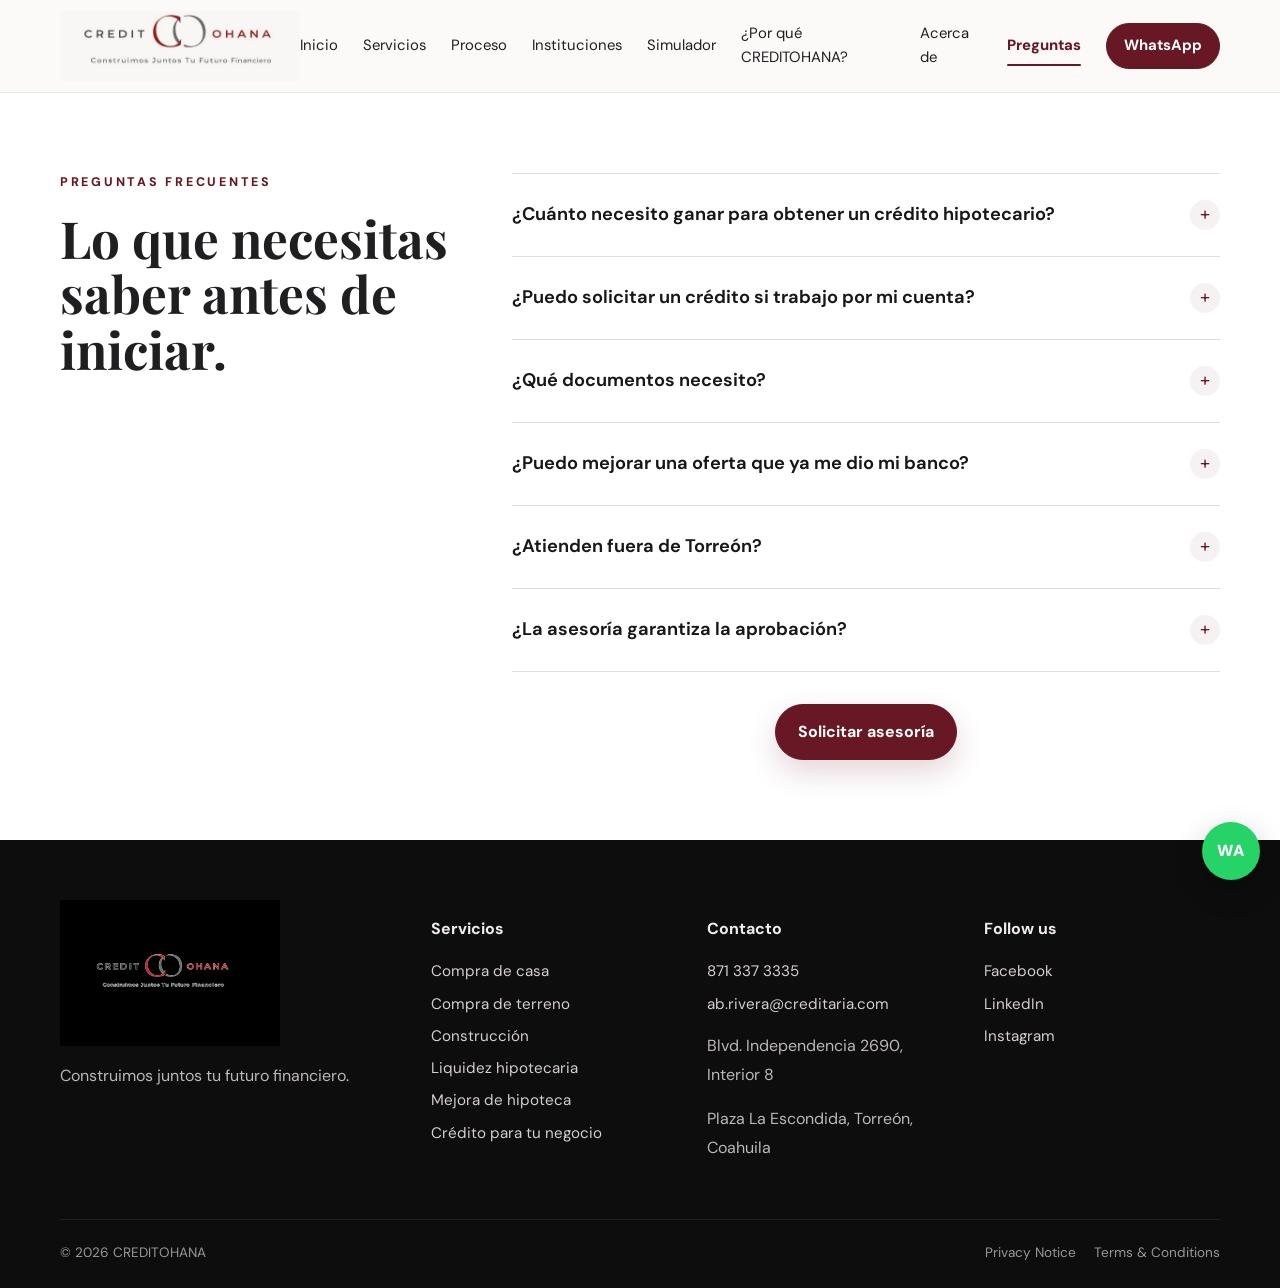
<file: preguntas.html>
<!DOCTYPE html>
<html lang="es">
<head>
  <meta charset="UTF-8" />
  <meta name="viewport" content="width=device-width, initial-scale=1.0" />
  <meta name="description" content="CREDITOHANA: asesoría hipotecaria personalizada en todo México. Más de 25 años de experiencia en banca y soluciones de crédito a la medida." />
  <meta name="theme-color" content="#681725" />
  <title>Preguntas frecuentes | CREDITOHANA</title>
  <link rel="preconnect" href="https://fonts.googleapis.com">
  <link rel="preconnect" href="https://fonts.gstatic.com" crossorigin>
  <link href="https://fonts.googleapis.com/css2?family=DM+Sans:wght@400;500;600;700&family=Playfair+Display:wght@600;700&display=swap" rel="stylesheet">
  <link rel="stylesheet" href="styles.css" />
</head>
<body>

  <header class="site-header" id="inicio">
    <div class="container nav-wrap">
      <a class="brand" href="index.html" aria-label="Ir al inicio">
        <img src="assets/images/logo-creditohana-claro-nav.jpeg" alt="CREDITOHANA" />
      </a>
      <button class="menu-toggle" aria-label="Abrir menú" aria-expanded="false">☰</button>
      <nav class="nav-links" aria-label="Menú principal">
        <a href="index.html">Inicio</a>
        <a href="servicios.html">Servicios</a>
        <a href="proceso.html">Proceso</a>
        <a href="instituciones.html">Instituciones</a>
        <a href="simulador.html">Simulador</a>
        <a href="ventajas.html">¿Por qué CREDITOHANA?</a>
        <a href="acerca.html">Acerca de</a>
        <a class="active" href="preguntas.html">Preguntas</a>
        <a class="btn btn-sm" href="https://wa.me/528713373335?text=Hola%20Bego%C3%B1a%2C%20quiero%20informaci%C3%B3n%20sobre%20un%20cr%C3%A9dito." target="_blank" rel="noopener">WhatsApp</a>
      </nav>
    </div>
  </header>
  <main>
<section class="section faq" id="faq">
      <div class="container faq-grid">
        <div class="section-heading reveal">
          <p class="section-kicker">PREGUNTAS FRECUENTES</p>
          <h2>Lo que necesitas saber antes de iniciar.</h2>
        </div>
        <div class="faq-accordion premium-accordion reveal" id="faqAccordion">
          <div class="accordion-item">
            <button type="button" class="accordion-trigger" aria-expanded="false" aria-controls="faq-panel-1" id="faq-button-1">
              <span class="accordion-title">¿Cuánto necesito ganar para obtener un crédito hipotecario?</span>
              <span class="accordion-icon" aria-hidden="true"></span>
            </button>
            <div class="accordion-panel" id="faq-panel-1" role="region" aria-labelledby="faq-button-1">
              <p>Depende del monto solicitado, plazo, tasa, deudas actuales y políticas de cada institución. Primero revisamos tu capacidad de pago para estimar un rango realista.</p>
            </div>
          </div>
          <div class="accordion-item">
            <button type="button" class="accordion-trigger" aria-expanded="false" aria-controls="faq-panel-2" id="faq-button-2">
              <span class="accordion-title">¿Puedo solicitar un crédito si trabajo por mi cuenta?</span>
              <span class="accordion-icon" aria-hidden="true"></span>
            </button>
            <div class="accordion-panel" id="faq-panel-2" role="region" aria-labelledby="faq-button-2">
              <p>Sí. Existen alternativas para personas independientes, aunque la documentación para comprobar ingresos puede variar.</p>
            </div>
          </div>
          <div class="accordion-item">
            <button type="button" class="accordion-trigger" aria-expanded="false" aria-controls="faq-panel-3" id="faq-button-3">
              <span class="accordion-title">¿Qué documentos necesito?</span>
              <span class="accordion-icon" aria-hidden="true"></span>
            </button>
            <div class="accordion-panel" id="faq-panel-3" role="region" aria-labelledby="faq-button-3">
              <p>Generalmente identificación, comprobantes de ingresos, estados de cuenta, comprobante de domicilio e información del inmueble. La lista final depende de la institución y el producto.</p>
            </div>
          </div>
          <div class="accordion-item">
            <button type="button" class="accordion-trigger" aria-expanded="false" aria-controls="faq-panel-4" id="faq-button-4">
              <span class="accordion-title">¿Puedo mejorar una oferta que ya me dio mi banco?</span>
              <span class="accordion-icon" aria-hidden="true"></span>
            </button>
            <div class="accordion-panel" id="faq-panel-4" role="region" aria-labelledby="faq-button-4">
              <p>Podemos revisar la oferta, comparar costo total, plazo, tasa, seguros y comisiones para saber si existe una alternativa más conveniente.</p>
            </div>
          </div>
          <div class="accordion-item">
            <button type="button" class="accordion-trigger" aria-expanded="false" aria-controls="faq-panel-5" id="faq-button-5">
              <span class="accordion-title">¿Atienden fuera de Torreón?</span>
              <span class="accordion-icon" aria-hidden="true"></span>
            </button>
            <div class="accordion-panel" id="faq-panel-5" role="region" aria-labelledby="faq-button-5">
              <p>Sí. CREDITOHANA brinda asesoría en todo México y puede acompañar gran parte del proceso de manera remota.</p>
            </div>
          </div>
          <div class="accordion-item">
            <button type="button" class="accordion-trigger" aria-expanded="false" aria-controls="faq-panel-6" id="faq-button-6">
              <span class="accordion-title">¿La asesoría garantiza la aprobación?</span>
              <span class="accordion-icon" aria-hidden="true"></span>
            </button>
            <div class="accordion-panel" id="faq-panel-6" role="region" aria-labelledby="faq-button-6">
              <p>No. La decisión final corresponde a cada institución financiera. La asesoría ayuda a presentar un expediente mejor preparado y elegir opciones compatibles con tu perfil.</p>
            </div>
          </div>
        <div class="section-actions reveal"><a class="btn btn-primary" href="contacto.html">Solicitar asesoría</a></div>
      </div>
    </section>
  </main>

  <footer class="footer">
    <div class="container footer-grid">
      <div class="footer-col">
        <img src="assets/images/logo-creditohana-oscuro.jpeg" alt="CREDITOHANA" />
        <p>Construimos juntos tu futuro financiero.</p>
      </div>
      <div class="footer-col">
        <h3>Servicios</h3>
        <a href="servicios.html">Compra de casa</a>
        <a href="servicios.html">Compra de terreno</a>
        <a href="servicios.html">Construcción</a>
        <a href="servicios.html">Liquidez hipotecaria</a>
        <a href="servicios.html">Mejora de hipoteca</a>
        <a href="servicios.html">Crédito para tu negocio</a>
      </div>
      <div class="footer-col">
        <h3>Contacto</h3>
        <a href="tel:+528713373335">871 337 3335</a>
        <a href="mailto:ab.rivera@creditaria.com">ab.rivera@creditaria.com</a>
        <p>Blvd. Independencia 2690, Interior 8</p>
        <p>Plaza La Escondida, Torreón, Coahuila</p>
      </div>
      <div class="footer-col">
        <h3>Follow us</h3>
        <a href="#">Facebook</a>
        <a href="#">LinkedIn</a>
        <a href="#">Instagram</a>
      </div>
    </div>
    <div class="container footer-bottom">
      <span>© <span id="year"></span> CREDITOHANA</span>
      <div class="footer-links">
        <a href="#">Privacy Notice</a>
        <a href="#">Terms & Conditions</a>
      </div>
    </div>
  </footer>

  <a class="wa-float" href="https://wa.me/528713373335?text=Hola%20Bego%C3%B1a%2C%20quiero%20informaci%C3%B3n%20sobre%20un%20cr%C3%A9dito." aria-label="Contactar por WhatsApp" target="_blank" rel="noopener">WA</a>
  <script src="script.js"></script>
</body>
</html>
</file>
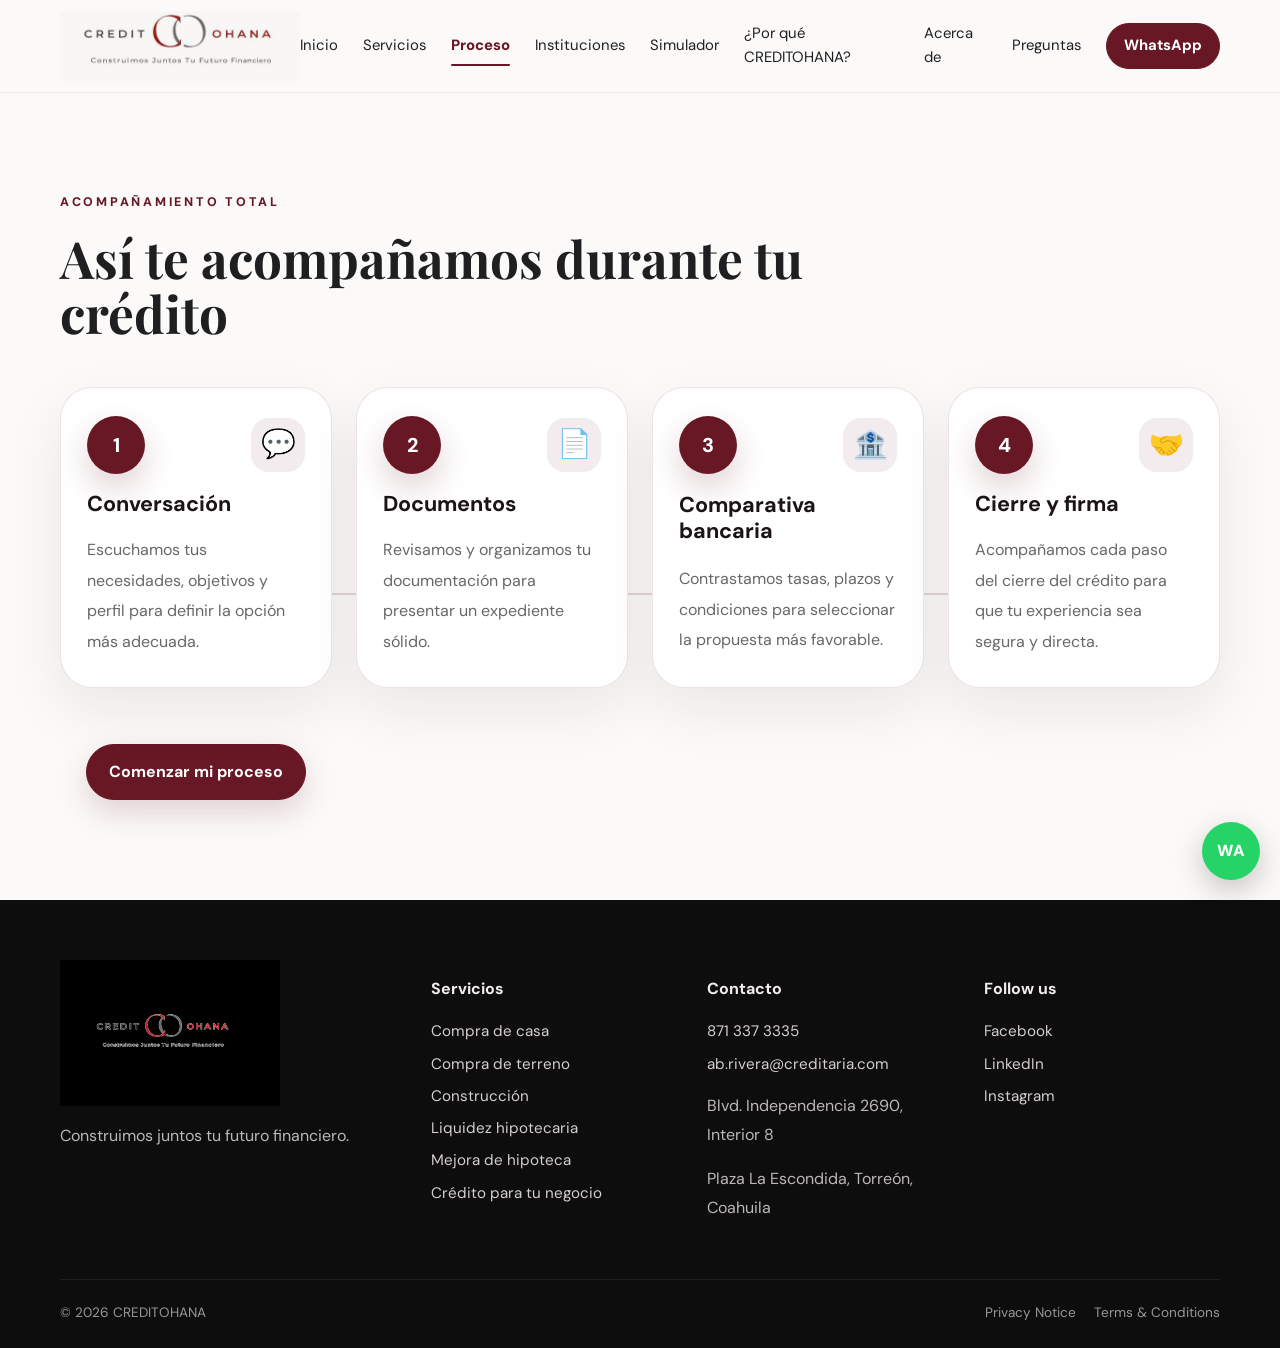
<file: proceso.html>
<!DOCTYPE html>
<html lang="es">
<head>
  <meta charset="UTF-8" />
  <meta name="viewport" content="width=device-width, initial-scale=1.0" />
  <meta name="description" content="CREDITOHANA: asesoría hipotecaria personalizada en todo México. Más de 25 años de experiencia en banca y soluciones de crédito a la medida." />
  <meta name="theme-color" content="#681725" />
  <title>Proceso | CREDITOHANA</title>
  <link rel="preconnect" href="https://fonts.googleapis.com">
  <link rel="preconnect" href="https://fonts.gstatic.com" crossorigin>
  <link href="https://fonts.googleapis.com/css2?family=DM+Sans:wght@400;500;600;700&family=Playfair+Display:wght@600;700&display=swap" rel="stylesheet">
  <link rel="stylesheet" href="styles.css" />
</head>
<body>

  <header class="site-header" id="inicio">
    <div class="container nav-wrap">
      <a class="brand" href="index.html" aria-label="Ir al inicio">
        <img src="assets/images/logo-creditohana-claro-nav.jpeg" alt="CREDITOHANA" />
      </a>
      <button class="menu-toggle" aria-label="Abrir menú" aria-expanded="false">☰</button>
      <nav class="nav-links" aria-label="Menú principal">
        <a href="index.html">Inicio</a>
        <a href="servicios.html">Servicios</a>
        <a class="active" href="proceso.html">Proceso</a>
        <a href="instituciones.html">Instituciones</a>
        <a href="simulador.html">Simulador</a>
        <a href="ventajas.html">¿Por qué CREDITOHANA?</a>
        <a href="acerca.html">Acerca de</a>
        <a href="preguntas.html">Preguntas</a>
        <a class="btn btn-sm" href="https://wa.me/528713373335?text=Hola%20Bego%C3%B1a%2C%20quiero%20informaci%C3%B3n%20sobre%20un%20cr%C3%A9dito." target="_blank" rel="noopener">WhatsApp</a>
      </nav>
    </div>
  </header>
  <main>
<section class="section section-dark" id="proceso">
      <div class="container">
        <div class="section-heading light reveal">
          <p class="section-kicker">ACOMPAÑAMIENTO TOTAL</p>
          <h2>Así te acompañamos durante tu crédito</h2>
        </div>
        <div class="process-grid">
          <article class="process-step reveal">
            <div class="process-step-head">
              <span class="process-step-number">1</span>
              <div class="process-step-icon" aria-hidden="true">💬</div>
            </div>
            <h3>Conversación</h3>
            <p>Escuchamos tus necesidades, objetivos y perfil para definir la opción más adecuada.</p>
          </article>
          <article class="process-step reveal">
            <div class="process-step-head">
              <span class="process-step-number">2</span>
              <div class="process-step-icon" aria-hidden="true">📄</div>
            </div>
            <h3>Documentos</h3>
            <p>Revisamos y organizamos tu documentación para presentar un expediente sólido.</p>
          </article>
          <article class="process-step reveal">
            <div class="process-step-head">
              <span class="process-step-number">3</span>
              <div class="process-step-icon" aria-hidden="true">🏦</div>
            </div>
            <h3>Comparativa bancaria</h3>
            <p>Contrastamos tasas, plazos y condiciones para seleccionar la propuesta más favorable.</p>
          </article>
          <article class="process-step reveal">
            <div class="process-step-head">
              <span class="process-step-number">4</span>
              <div class="process-step-icon" aria-hidden="true">🤝</div>
            </div>
            <h3>Cierre y firma</h3>
            <p>Acompañamos cada paso del cierre del crédito para que tu experiencia sea segura y directa.</p>
          </article>
        <div class="section-actions reveal"><a class="btn btn-primary" href="contacto.html">Comenzar mi proceso</a></div>
      </div>
    </section>
  </main>

  <footer class="footer">
    <div class="container footer-grid">
      <div class="footer-col">
        <img src="assets/images/logo-creditohana-oscuro.jpeg" alt="CREDITOHANA" />
        <p>Construimos juntos tu futuro financiero.</p>
      </div>
      <div class="footer-col">
        <h3>Servicios</h3>
        <a href="servicios.html">Compra de casa</a>
        <a href="servicios.html">Compra de terreno</a>
        <a href="servicios.html">Construcción</a>
        <a href="servicios.html">Liquidez hipotecaria</a>
        <a href="servicios.html">Mejora de hipoteca</a>
        <a href="servicios.html">Crédito para tu negocio</a>
      </div>
      <div class="footer-col">
        <h3>Contacto</h3>
        <a href="tel:+528713373335">871 337 3335</a>
        <a href="mailto:ab.rivera@creditaria.com">ab.rivera@creditaria.com</a>
        <p>Blvd. Independencia 2690, Interior 8</p>
        <p>Plaza La Escondida, Torreón, Coahuila</p>
      </div>
      <div class="footer-col">
        <h3>Follow us</h3>
        <a href="#">Facebook</a>
        <a href="#">LinkedIn</a>
        <a href="#">Instagram</a>
      </div>
    </div>
    <div class="container footer-bottom">
      <span>© <span id="year"></span> CREDITOHANA</span>
      <div class="footer-links">
        <a href="#">Privacy Notice</a>
        <a href="#">Terms & Conditions</a>
      </div>
    </div>
  </footer>

  <a class="wa-float" href="https://wa.me/528713373335?text=Hola%20Bego%C3%B1a%2C%20quiero%20informaci%C3%B3n%20sobre%20un%20cr%C3%A9dito." aria-label="Contactar por WhatsApp" target="_blank" rel="noopener">WA</a>
  <script src="script.js"></script>
</body>
</html>
</file>
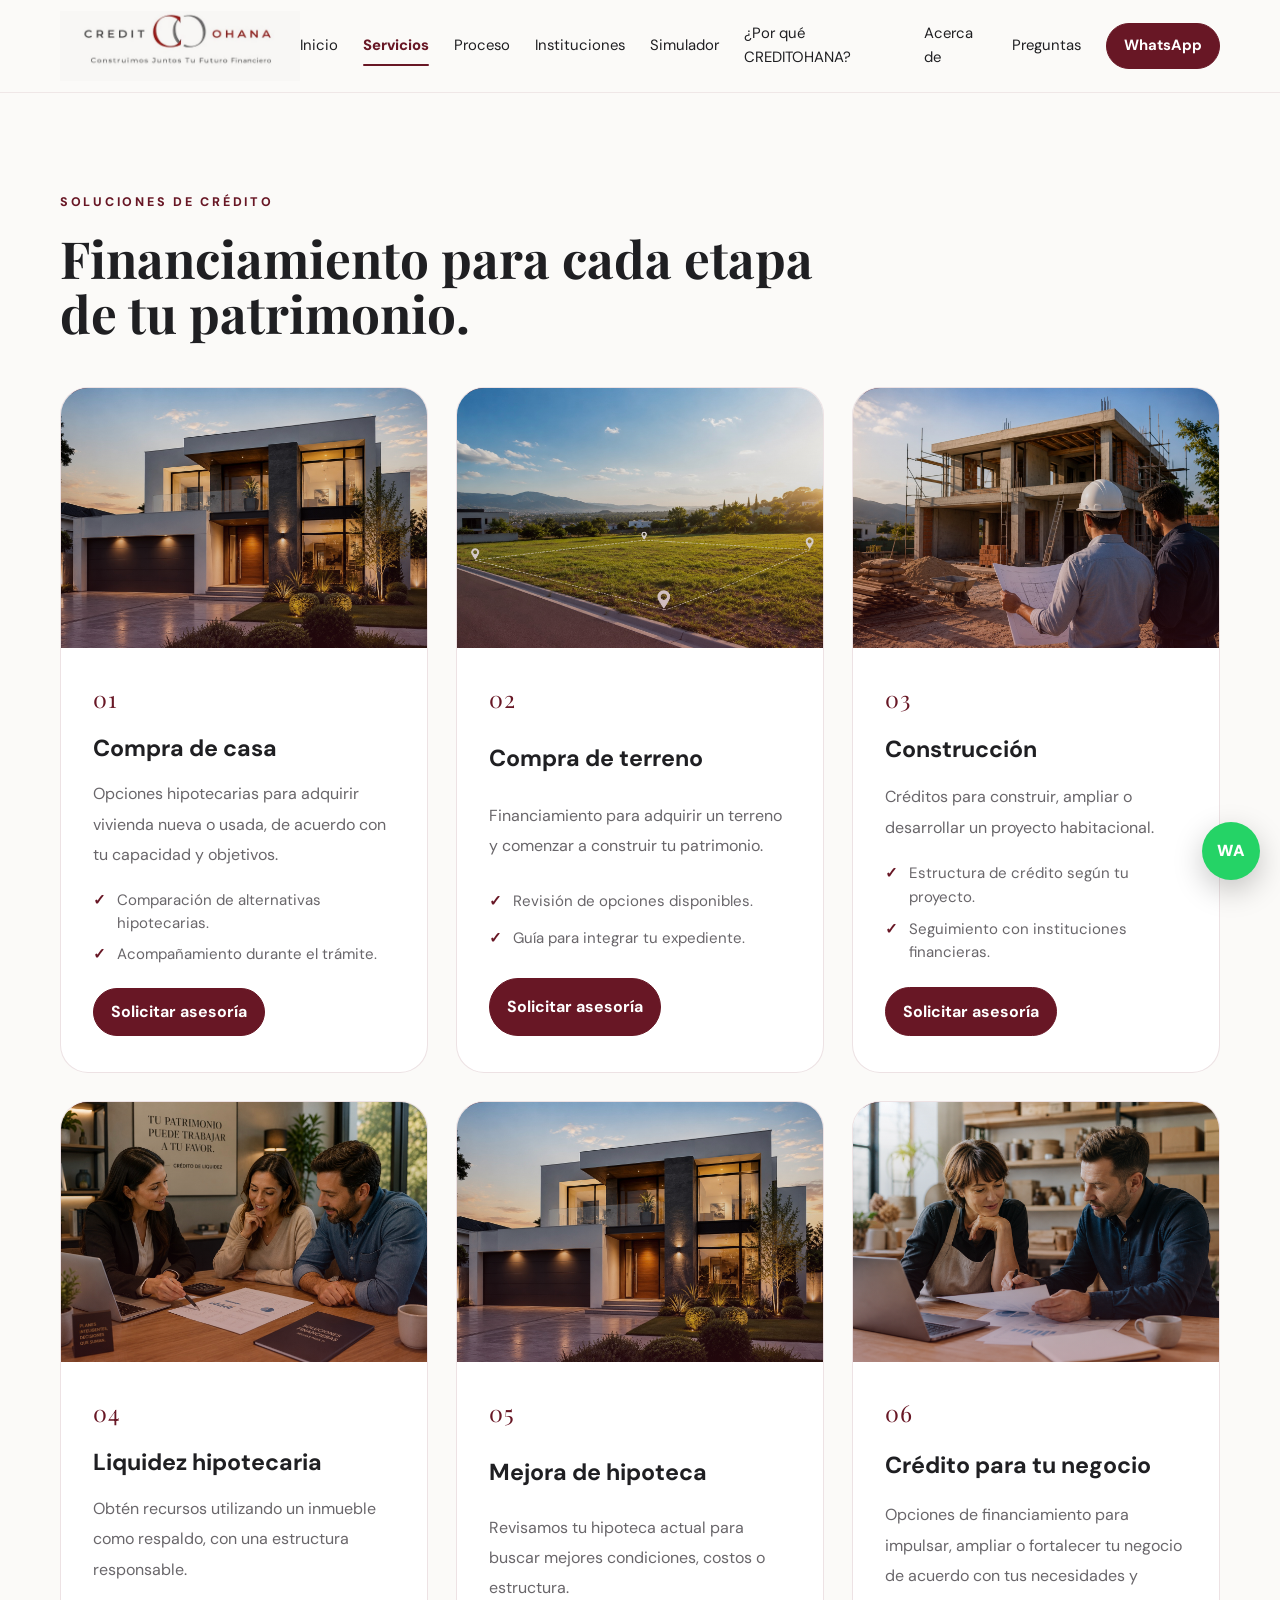
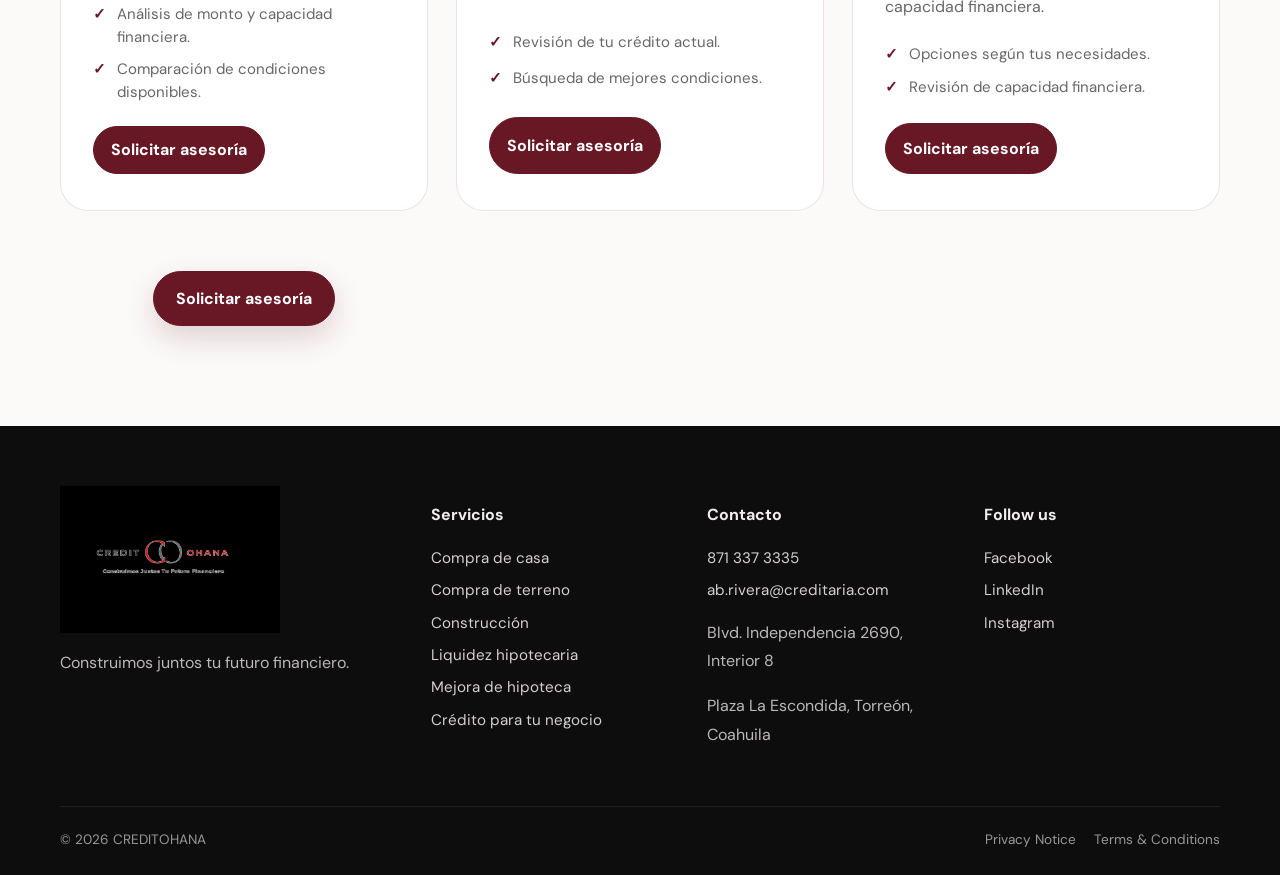
<file: servicios.html>
<!DOCTYPE html>
<html lang="es">
<head>
  <meta charset="UTF-8" />
  <meta name="viewport" content="width=device-width, initial-scale=1.0" />
  <meta name="description" content="CREDITOHANA: asesoría hipotecaria personalizada en todo México. Más de 25 años de experiencia en banca y soluciones de crédito a la medida." />
  <meta name="theme-color" content="#681725" />
  <title>Servicios | CREDITOHANA</title>
  <link rel="preconnect" href="https://fonts.googleapis.com">
  <link rel="preconnect" href="https://fonts.gstatic.com" crossorigin>
  <link href="https://fonts.googleapis.com/css2?family=DM+Sans:wght@400;500;600;700&family=Playfair+Display:wght@600;700&display=swap" rel="stylesheet">
  <link rel="stylesheet" href="styles.css" />
</head>
<body>

  <header class="site-header" id="inicio">
    <div class="container nav-wrap">
      <a class="brand" href="index.html" aria-label="Ir al inicio">
        <img src="assets/images/logo-creditohana-claro-nav.jpeg" alt="CREDITOHANA" />
      </a>
      <button class="menu-toggle" aria-label="Abrir menú" aria-expanded="false">☰</button>
      <nav class="nav-links" aria-label="Menú principal">
        <a href="index.html">Inicio</a>
        <a class="active" href="servicios.html">Servicios</a>
        <a href="proceso.html">Proceso</a>
        <a href="instituciones.html">Instituciones</a>
        <a href="simulador.html">Simulador</a>
        <a href="ventajas.html">¿Por qué CREDITOHANA?</a>
        <a href="acerca.html">Acerca de</a>
        <a href="preguntas.html">Preguntas</a>
        <a class="btn btn-sm" href="https://wa.me/528713373335?text=Hola%20Bego%C3%B1a%2C%20quiero%20informaci%C3%B3n%20sobre%20un%20cr%C3%A9dito." target="_blank" rel="noopener">WhatsApp</a>
      </nav>
    </div>
  </header>
  <main>
<section class="section" id="servicios">
      <div class="container">
        <div class="section-heading reveal">
          <p class="section-kicker">SOLUCIONES DE CRÉDITO</p>
          <h2>Financiamiento para cada etapa de tu patrimonio.</h2>
        </div>
        <div class="cards-grid">
          <article class="service-card reveal">
            <div class="service-card-media">
              <img src="assets/images/compradecas.jpg" alt="Compra de casa" />
            </div>
            <div class="service-card-content">
              <span>01</span>
              <h3>Compra de casa</h3>
              <p>Opciones hipotecarias para adquirir vivienda nueva o usada, de acuerdo con tu capacidad y objetivos.</p>
              <ul class="service-benefits">
                <li>Comparación de alternativas hipotecarias.</li>
                <li>Acompañamiento durante el trámite.</li>
              </ul>
              <a class="btn btn-sm service-card-button" href="contacto.html">Solicitar asesoría</a>
            </div>
          </article>
          <article class="service-card reveal">
            <div class="service-card-media">
              <img src="assets/images/terreno.jpg" alt="Compra de terreno" />
            </div>
            <div class="service-card-content">
              <span>02</span>
              <h3>Compra de terreno</h3>
              <p>Financiamiento para adquirir un terreno y comenzar a construir tu patrimonio.</p>
              <ul class="service-benefits">
                <li>Revisión de opciones disponibles.</li>
                <li>Guía para integrar tu expediente.</li>
              </ul>
              <a class="btn btn-sm service-card-button" href="contacto.html">Solicitar asesoría</a>
            </div>
          </article>
          <article class="service-card reveal">
            <div class="service-card-media">
              <img src="assets/images/construction.jpg" alt="Construcción" />
            </div>
            <div class="service-card-content">
              <span>03</span>
              <h3>Construcción</h3>
              <p>Créditos para construir, ampliar o desarrollar un proyecto habitacional.</p>
              <ul class="service-benefits">
                <li>Estructura de crédito según tu proyecto.</li>
                <li>Seguimiento con instituciones financieras.</li>
              </ul>
              <a class="btn btn-sm service-card-button" href="contacto.html">Solicitar asesoría</a>
            </div>
          </article>
          <article class="service-card reveal">
            <div class="service-card-media">
              <img src="assets/images/creditodeliquidez.jpg" alt="Liquidez hipotecaria" />
            </div>
            <div class="service-card-content">
              <span>04</span>
              <h3>Liquidez hipotecaria</h3>
              <p>Obtén recursos utilizando un inmueble como respaldo, con una estructura responsable.</p>
              <ul class="service-benefits">
                <li>Análisis de monto y capacidad financiera.</li>
                <li>Comparación de condiciones disponibles.</li>
              </ul>
              <a class="btn btn-sm service-card-button" href="contacto.html">Solicitar asesoría</a>
            </div>
          </article>
          <article class="service-card reveal">
            <div class="service-card-media">
              <img src="assets/images/compradecas.jpg" alt="Mejora de hipoteca" />
            </div>
            <div class="service-card-content">
              <span>05</span>
              <h3>Mejora de hipoteca</h3>
              <p>Revisamos tu hipoteca actual para buscar mejores condiciones, costos o estructura.</p>
              <ul class="service-benefits">
                <li>Revisión de tu crédito actual.</li>
                <li>Búsqueda de mejores condiciones.</li>
              </ul>
              <a class="btn btn-sm service-card-button" href="contacto.html">Solicitar asesoría</a>
            </div>
          </article>
          <article class="service-card reveal">
            <div class="service-card-media">
              <img src="assets/images/credito-para-tu-negocio.png" alt="Crédito para tu negocio" />
            </div>
            <div class="service-card-content">
              <span>06</span>
              <h3>Crédito para tu negocio</h3>
              <p>Opciones de financiamiento para impulsar, ampliar o fortalecer tu negocio de acuerdo con tus necesidades y capacidad financiera.</p>
              <ul class="service-benefits">
                <li>Opciones según tus necesidades.</li>
                <li>Revisión de capacidad financiera.</li>
              </ul>
              <a class="btn btn-sm service-card-button" href="contacto.html">Solicitar asesoría</a>
            </div>
          </article>
        <div class="section-actions reveal"><a class="btn btn-primary" href="contacto.html">Solicitar asesoría</a></div>
      </div>
    </section>
  </main>

  <footer class="footer">
    <div class="container footer-grid">
      <div class="footer-col">
        <img src="assets/images/logo-creditohana-oscuro.jpeg" alt="CREDITOHANA" />
        <p>Construimos juntos tu futuro financiero.</p>
      </div>
      <div class="footer-col">
        <h3>Servicios</h3>
        <a href="servicios.html">Compra de casa</a>
        <a href="servicios.html">Compra de terreno</a>
        <a href="servicios.html">Construcción</a>
        <a href="servicios.html">Liquidez hipotecaria</a>
        <a href="servicios.html">Mejora de hipoteca</a>
        <a href="servicios.html">Crédito para tu negocio</a>
      </div>
      <div class="footer-col">
        <h3>Contacto</h3>
        <a href="tel:+528713373335">871 337 3335</a>
        <a href="mailto:ab.rivera@creditaria.com">ab.rivera@creditaria.com</a>
        <p>Blvd. Independencia 2690, Interior 8</p>
        <p>Plaza La Escondida, Torreón, Coahuila</p>
      </div>
      <div class="footer-col">
        <h3>Follow us</h3>
        <a href="#">Facebook</a>
        <a href="#">LinkedIn</a>
        <a href="#">Instagram</a>
      </div>
    </div>
    <div class="container footer-bottom">
      <span>© <span id="year"></span> CREDITOHANA</span>
      <div class="footer-links">
        <a href="#">Privacy Notice</a>
        <a href="#">Terms & Conditions</a>
      </div>
    </div>
  </footer>

  <a class="wa-float" href="https://wa.me/528713373335?text=Hola%20Bego%C3%B1a%2C%20quiero%20informaci%C3%B3n%20sobre%20un%20cr%C3%A9dito." aria-label="Contactar por WhatsApp" target="_blank" rel="noopener">WA</a>
  <script src="script.js"></script>
</body>
</html>
</file>
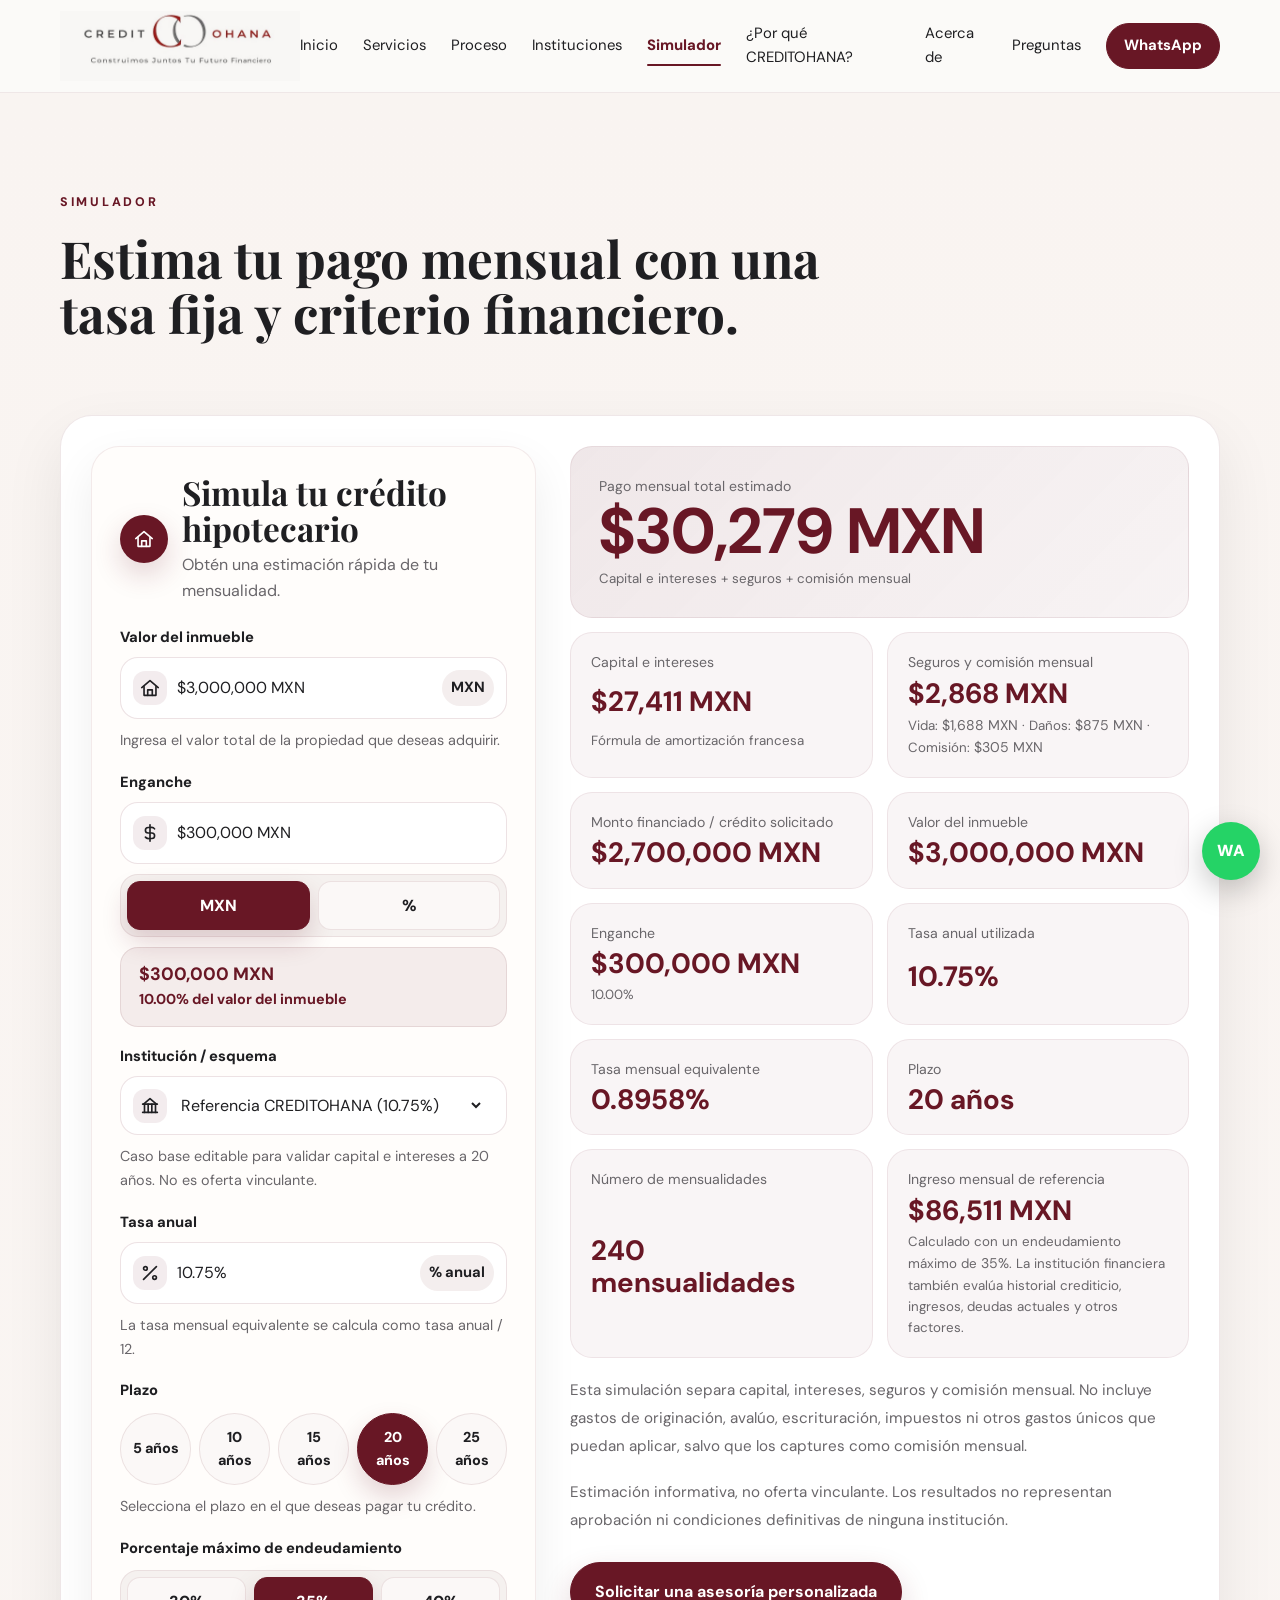
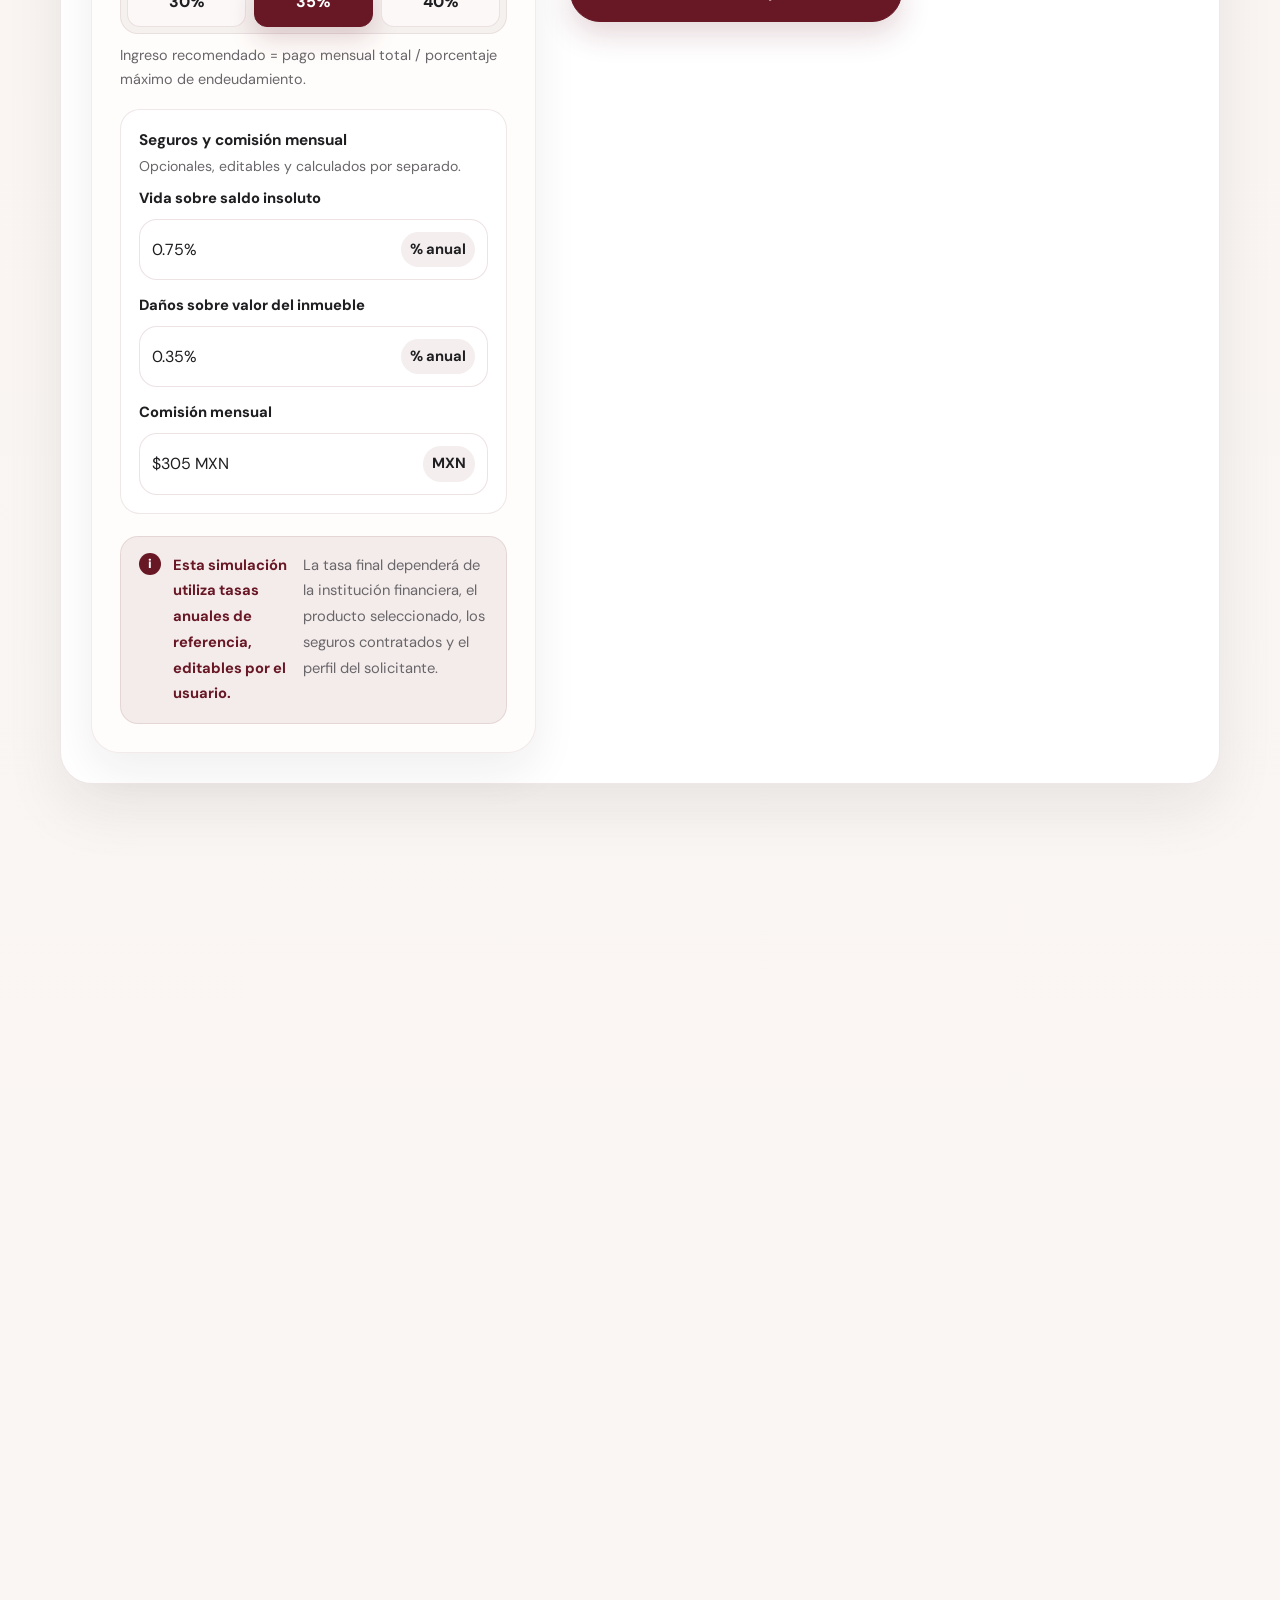
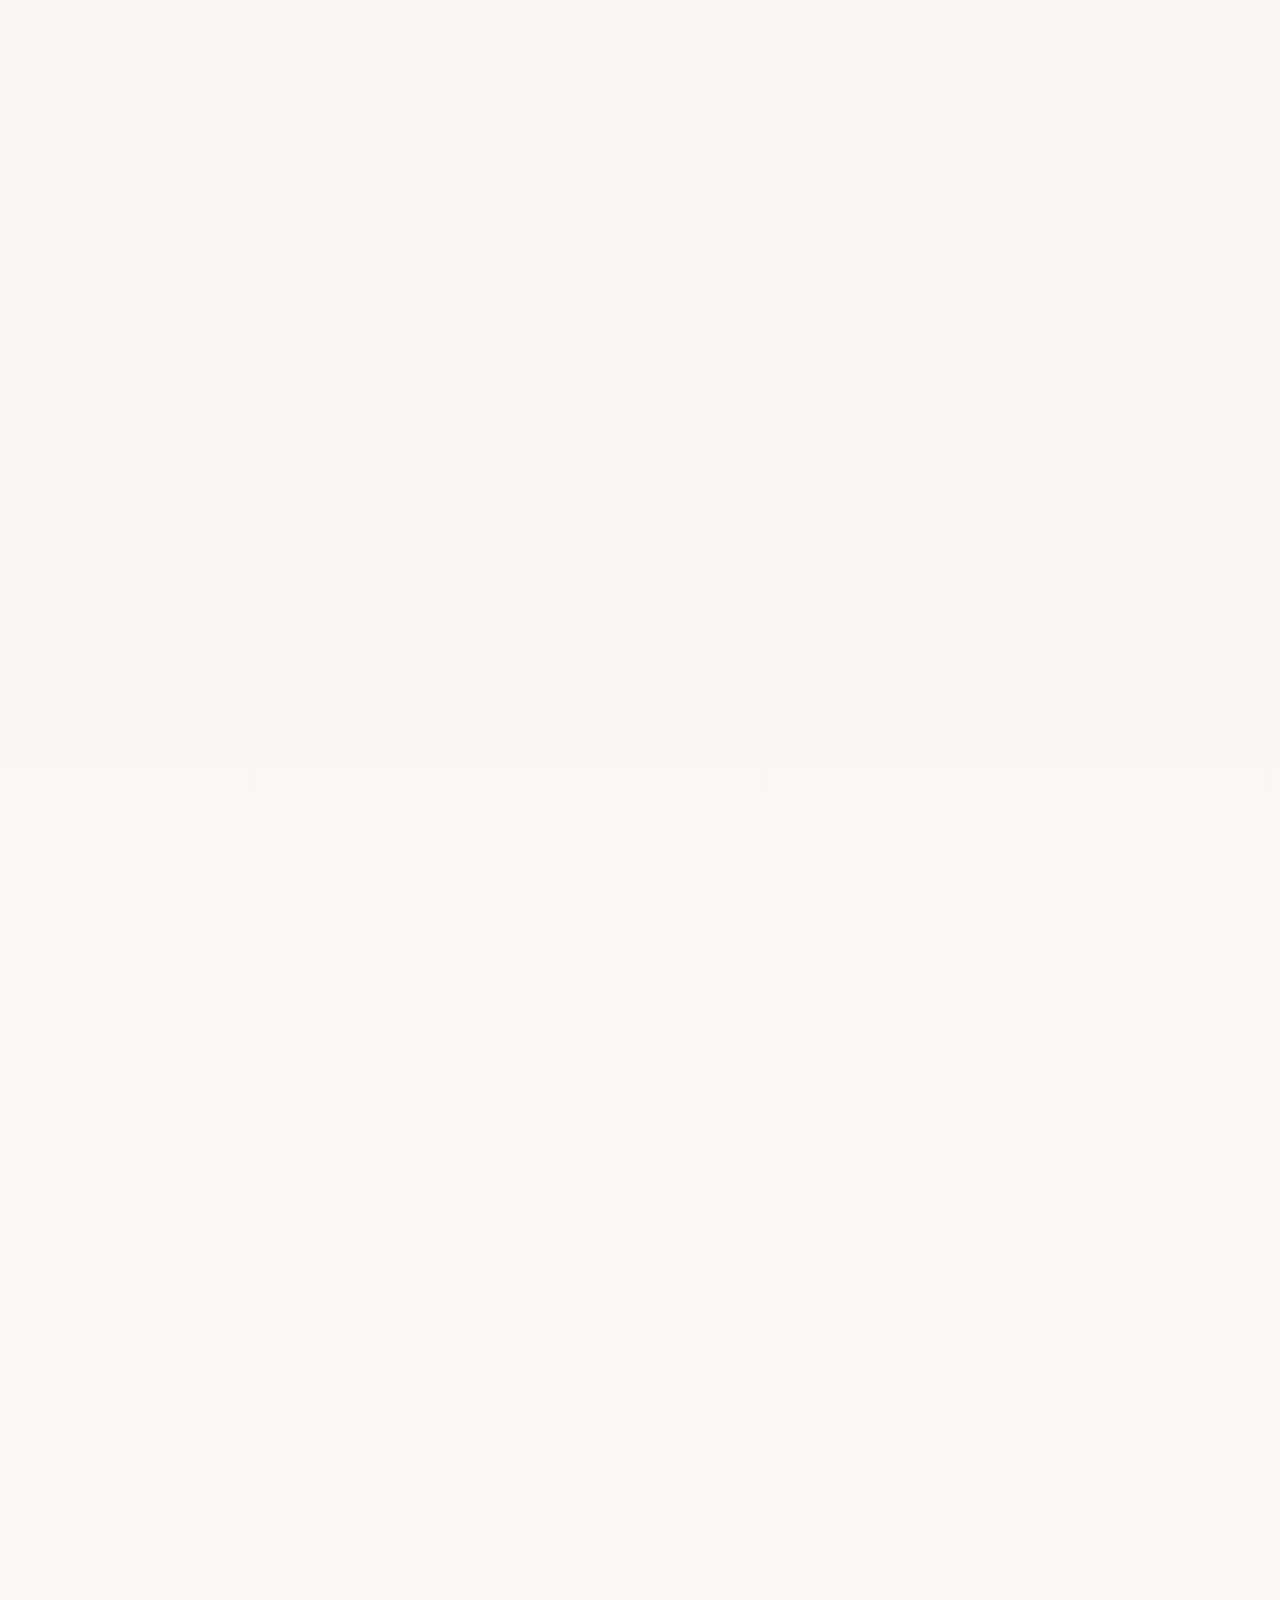
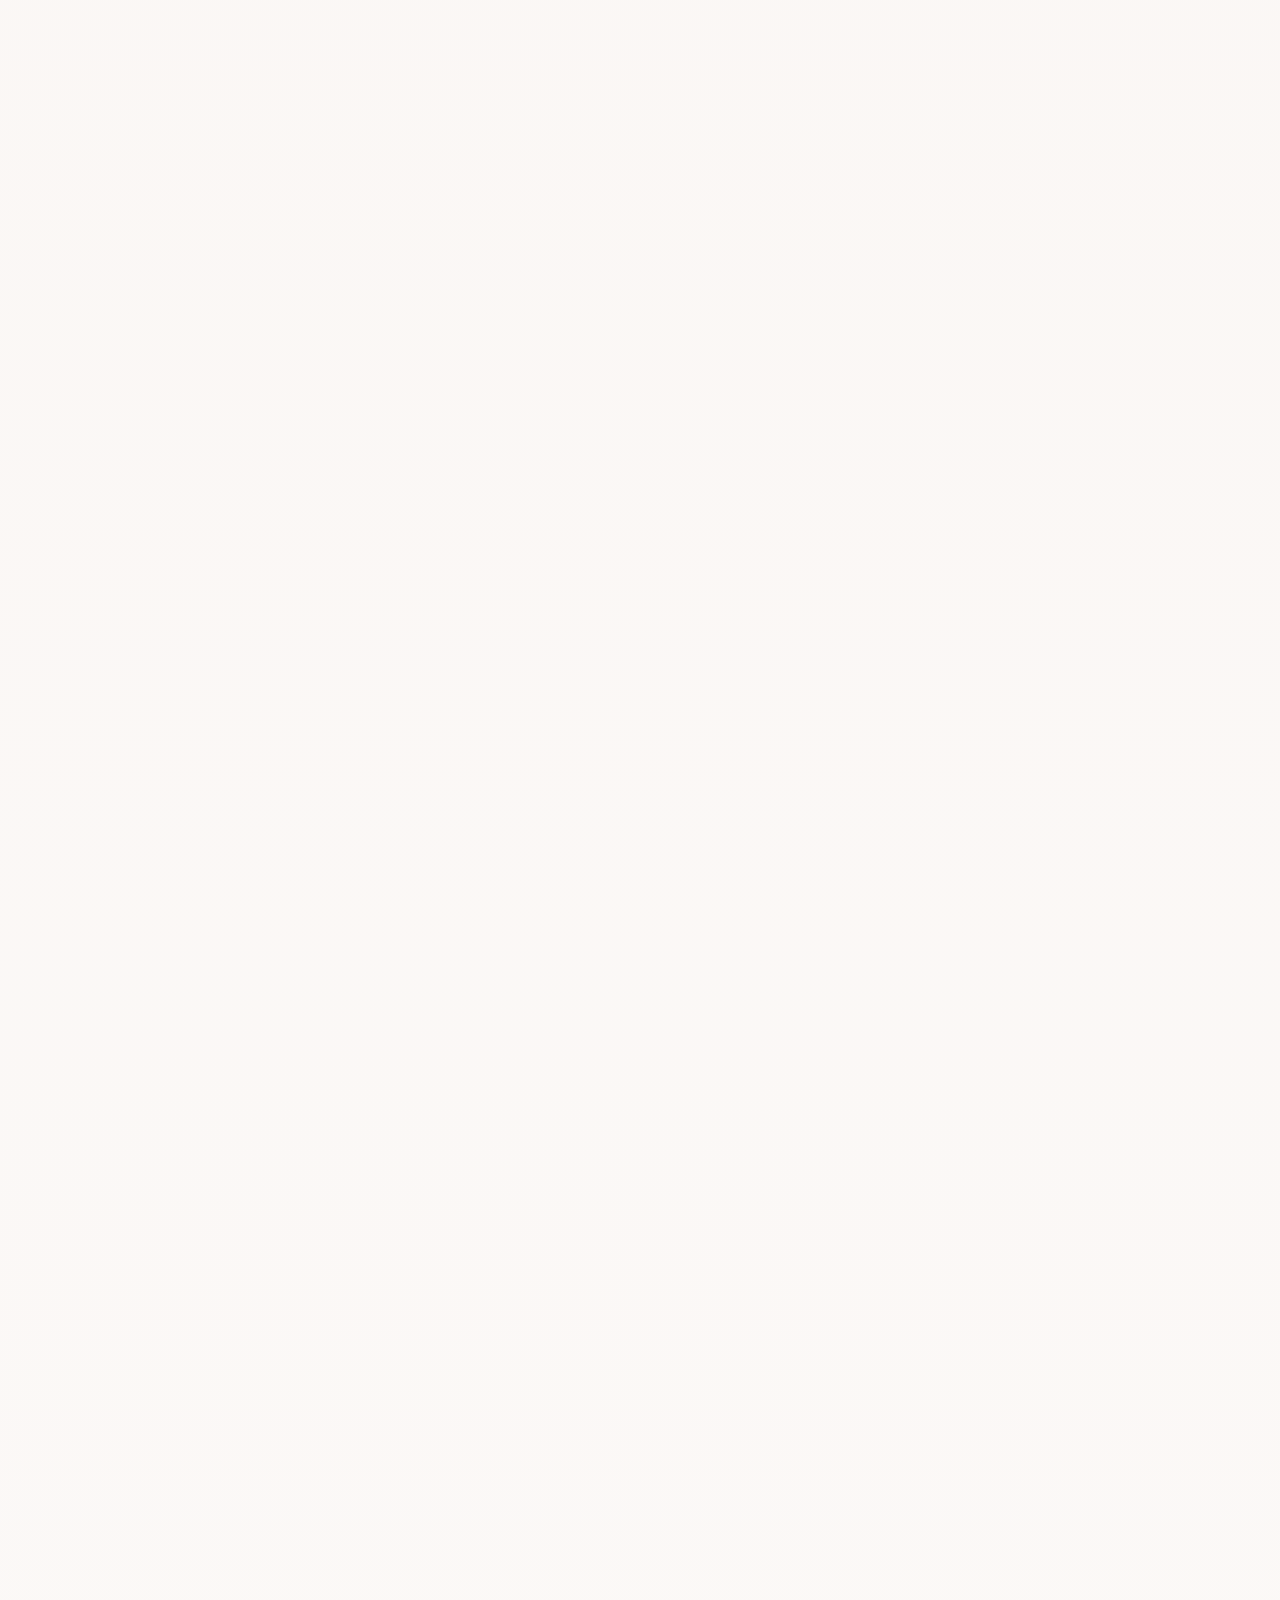
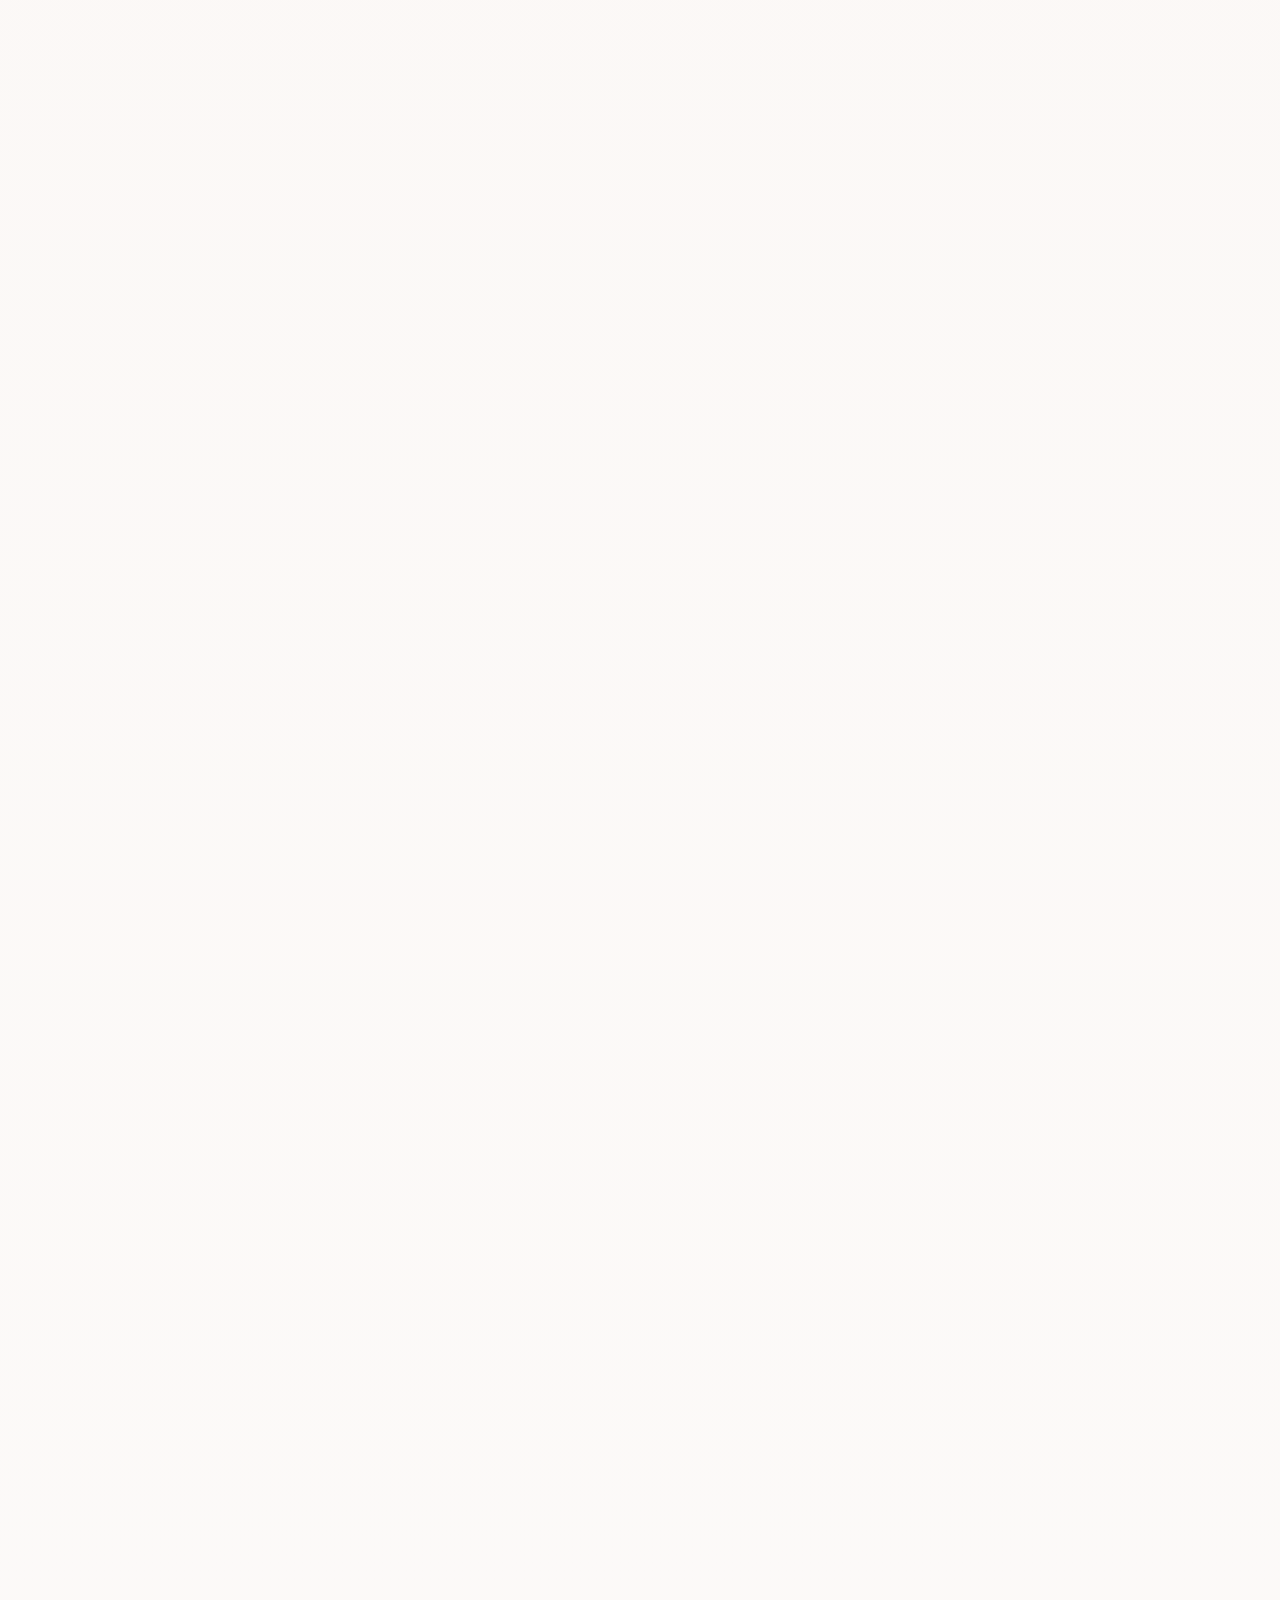
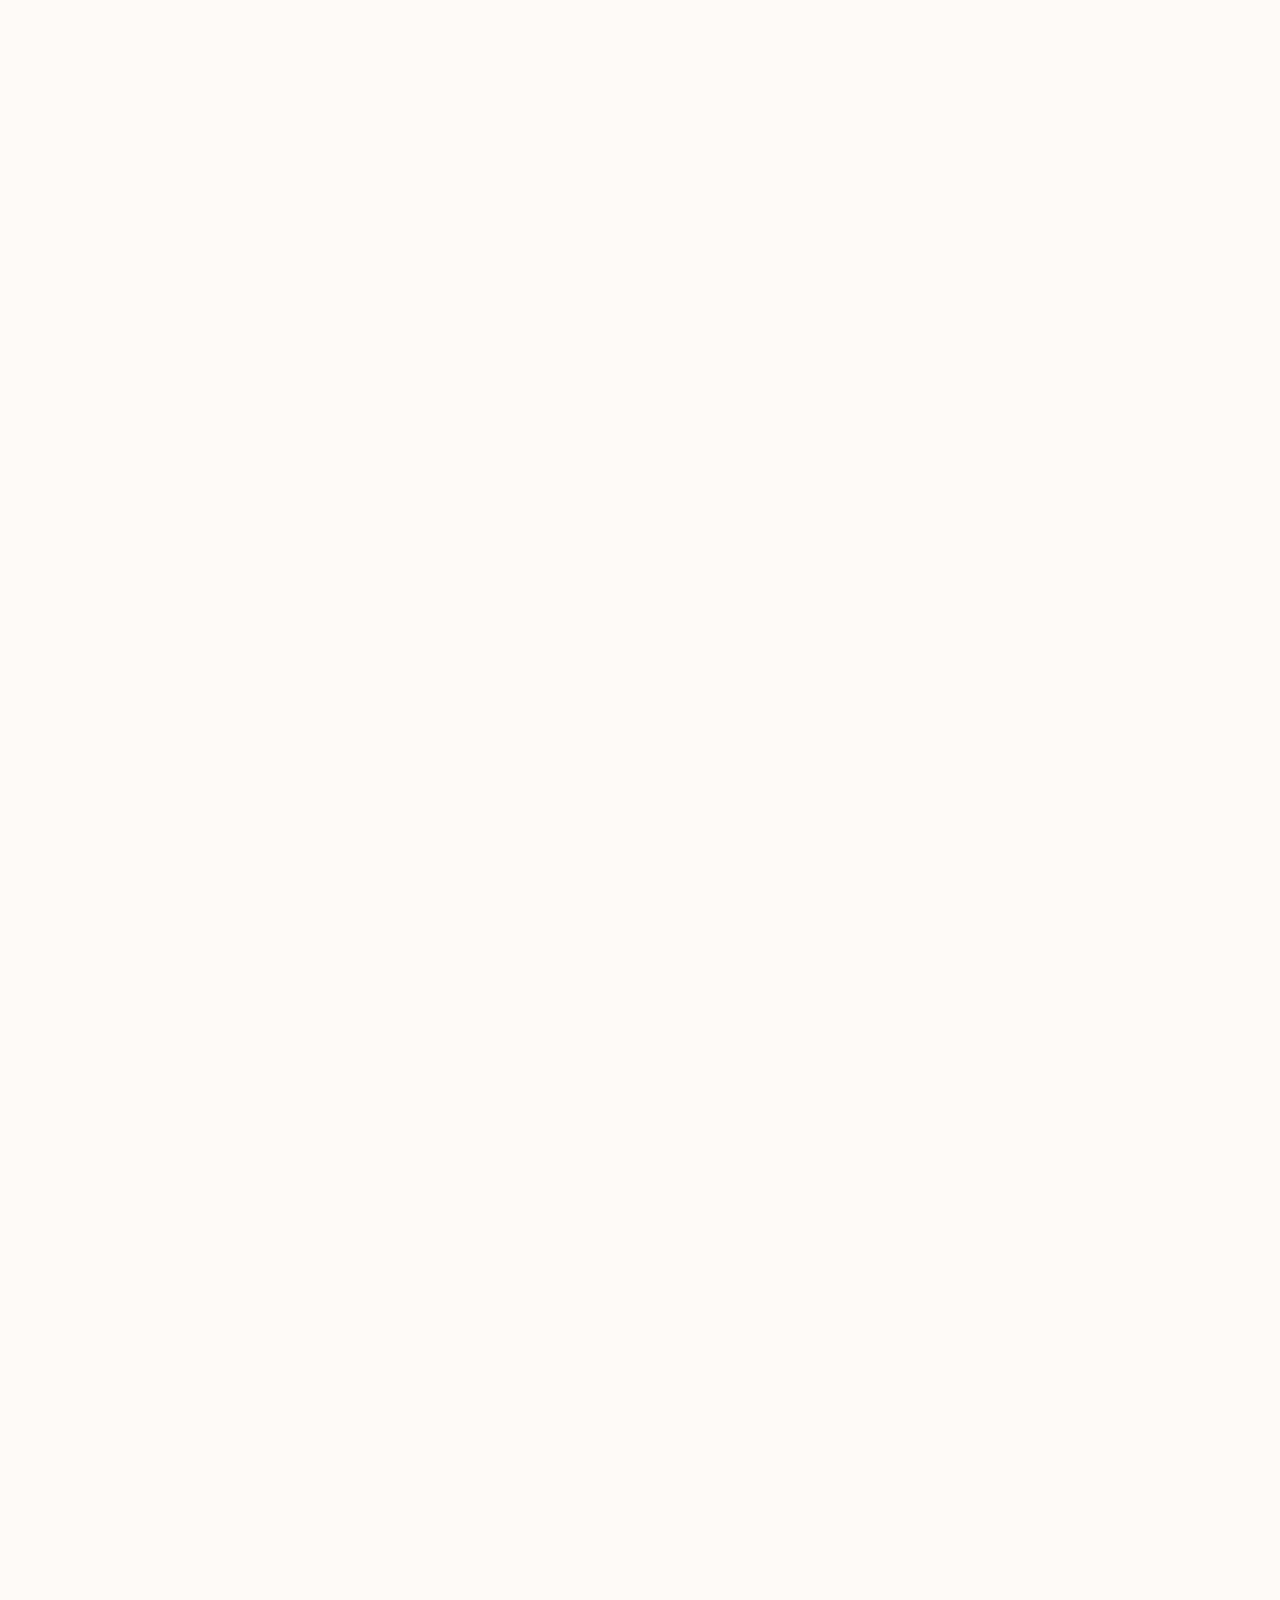
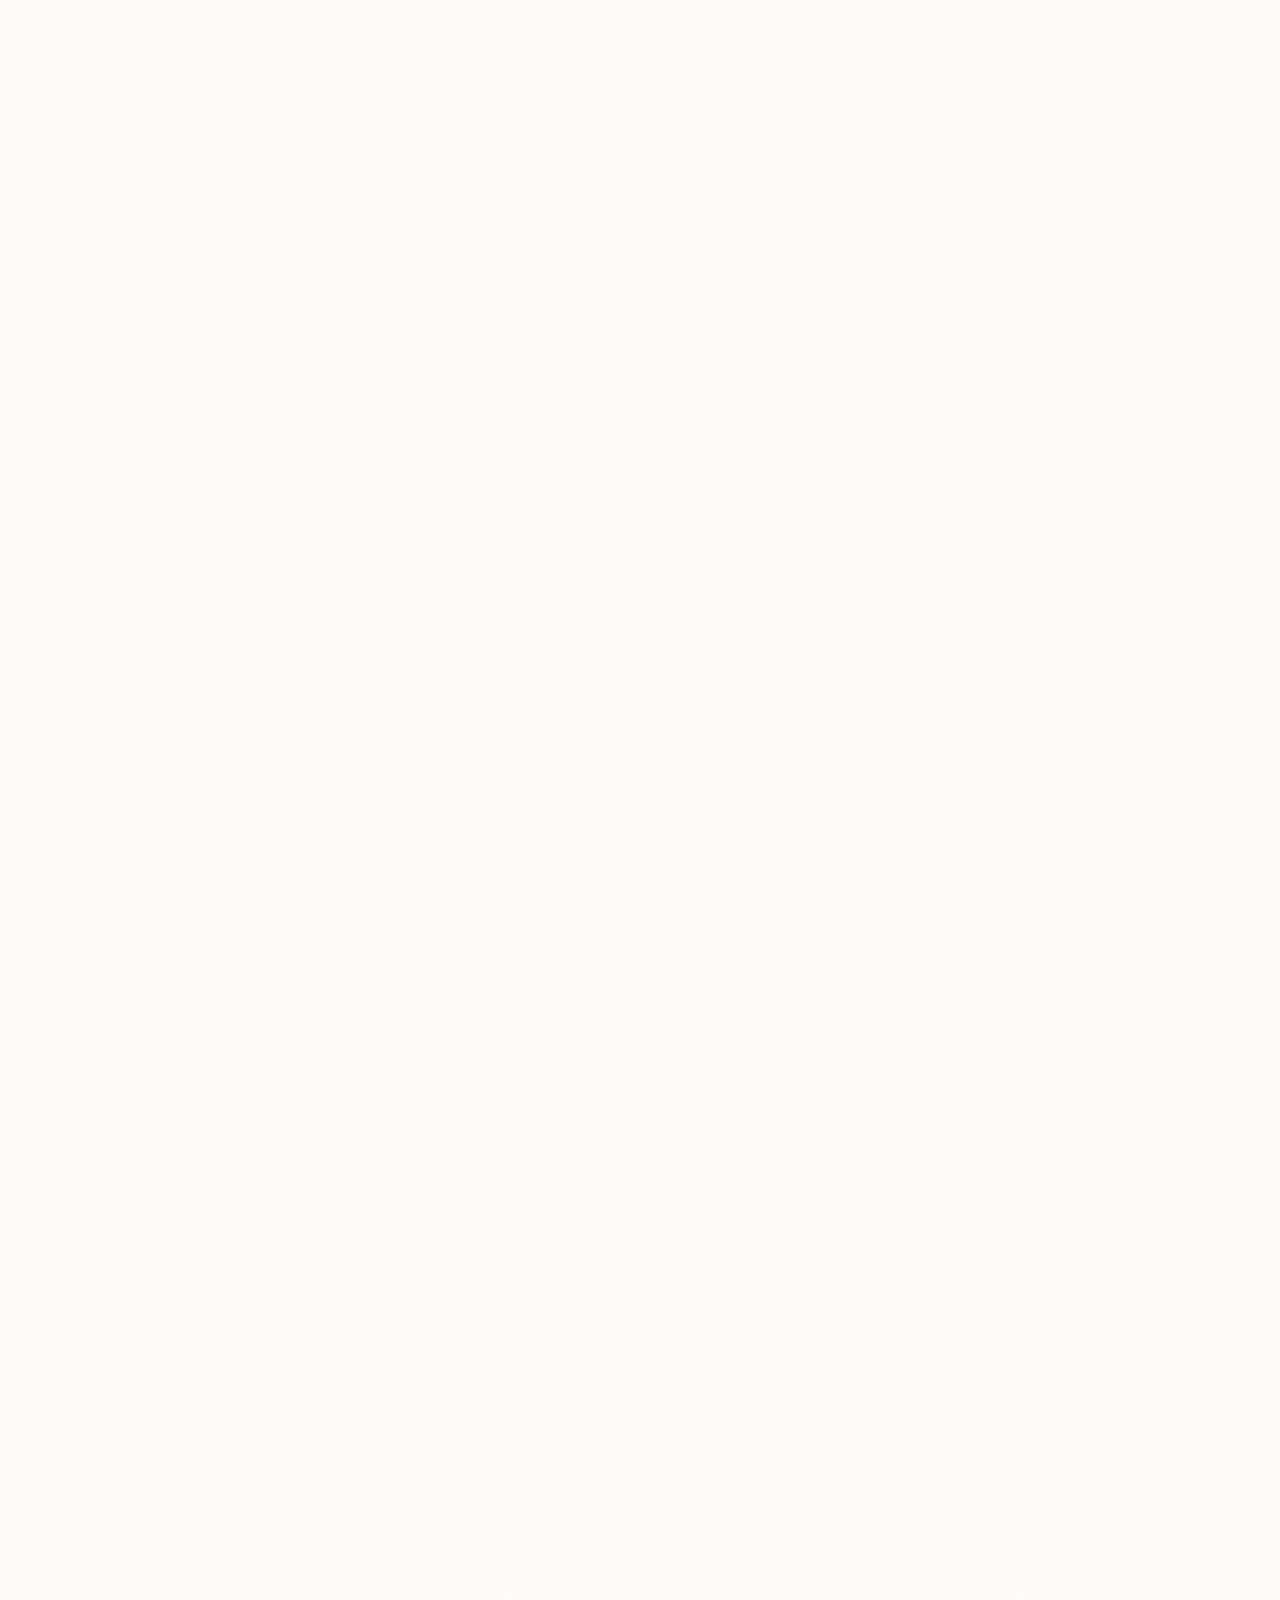
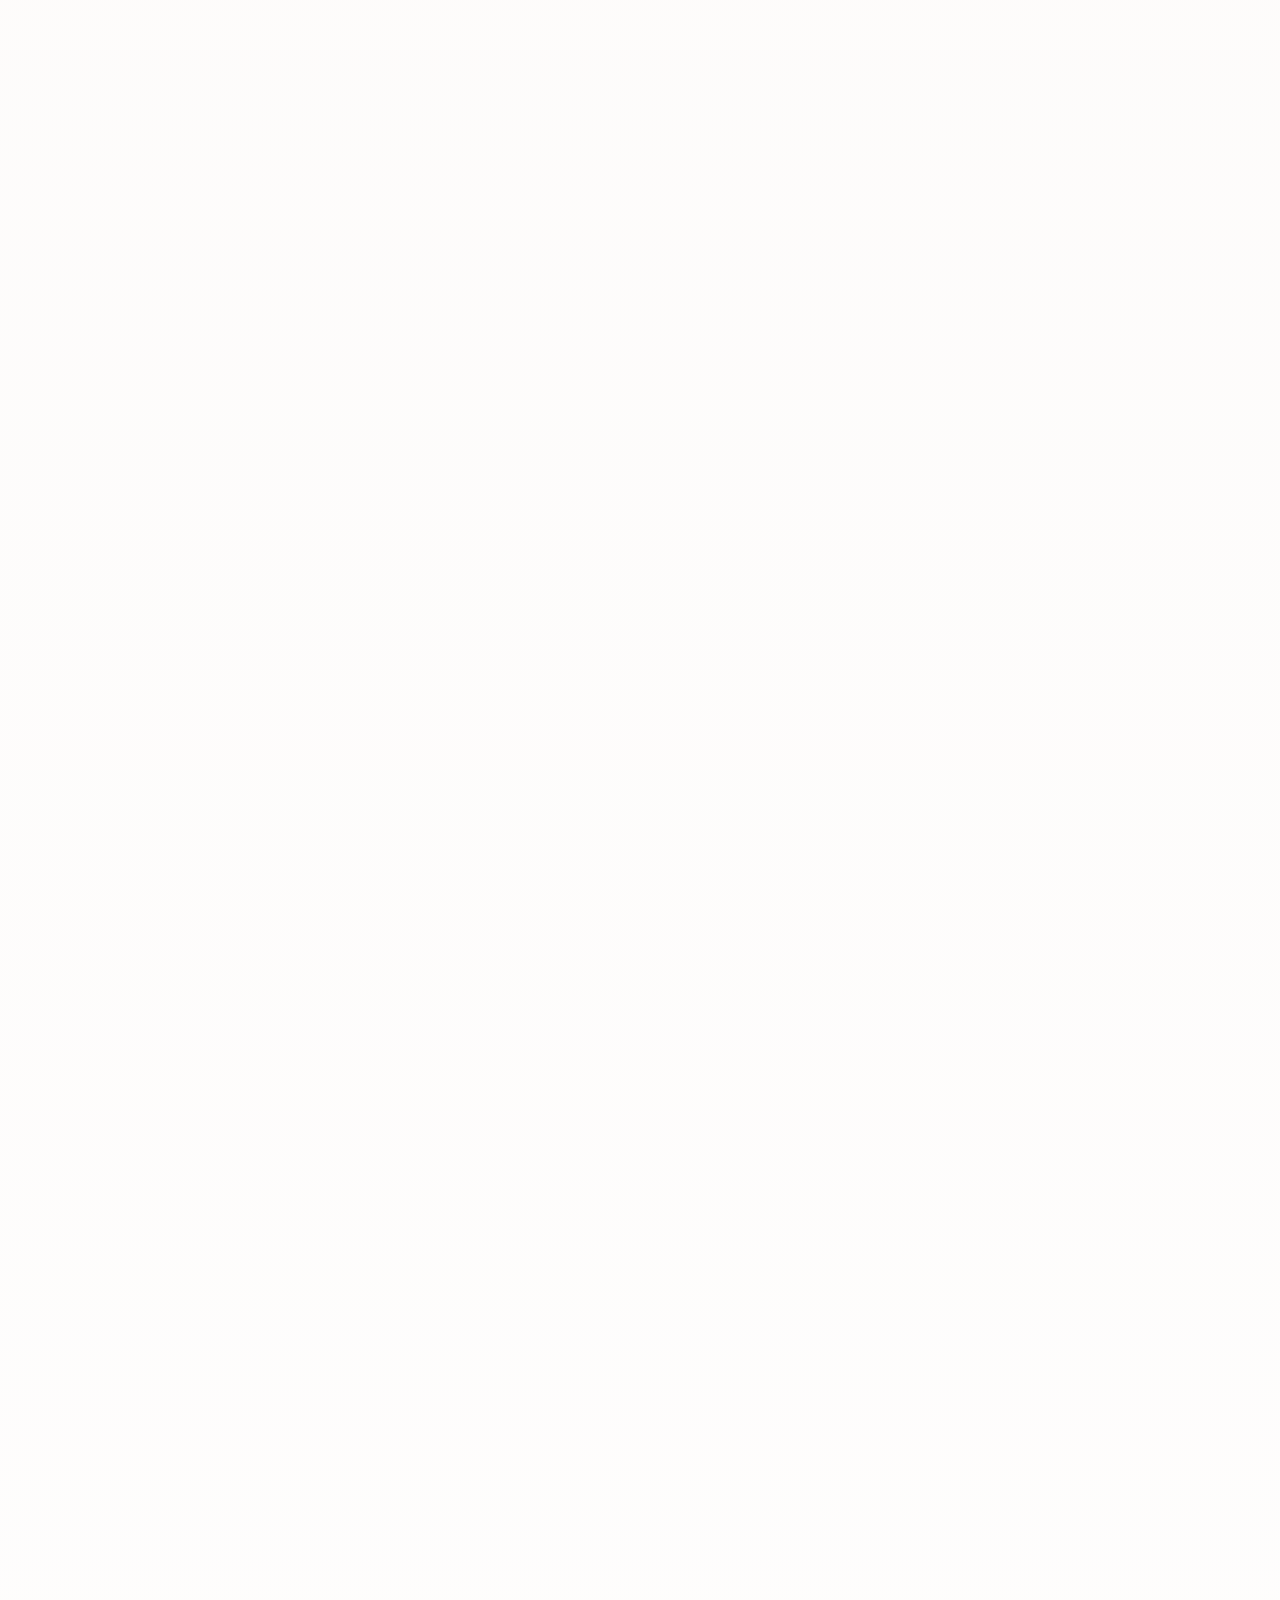
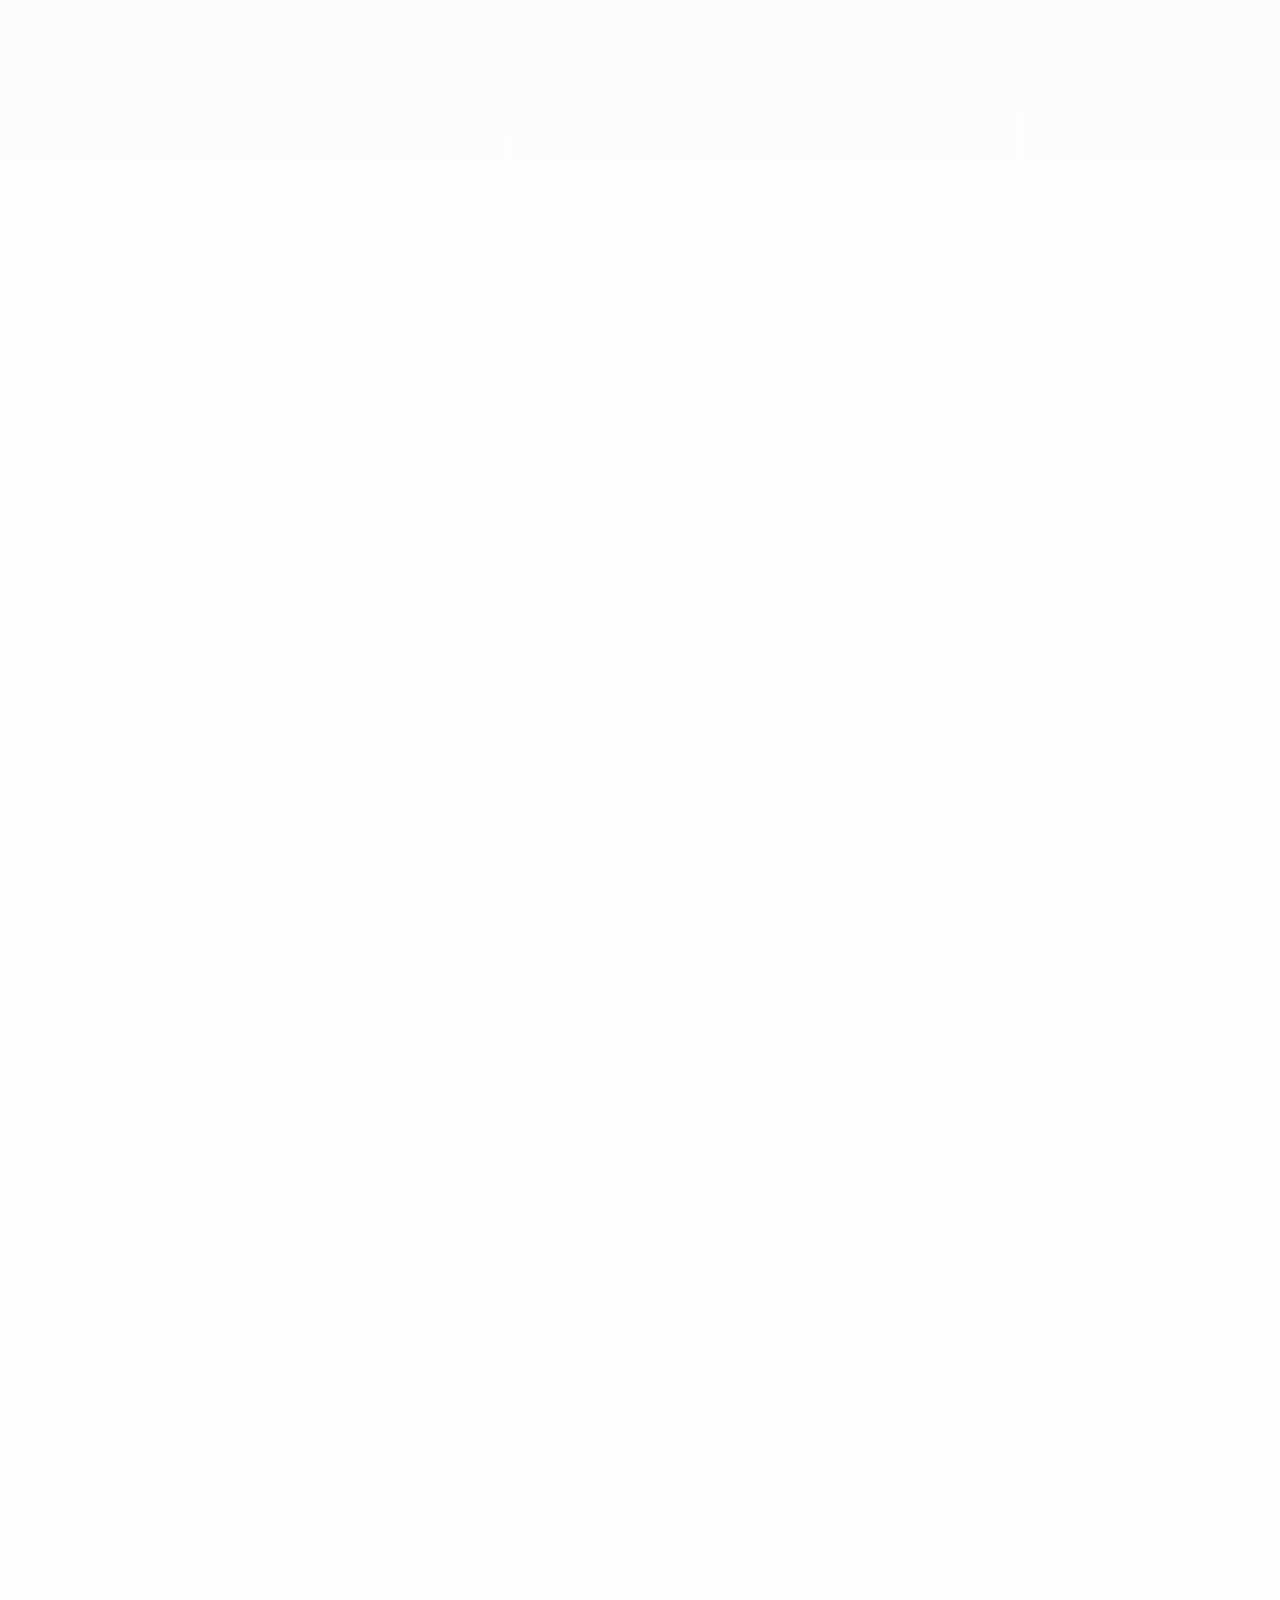
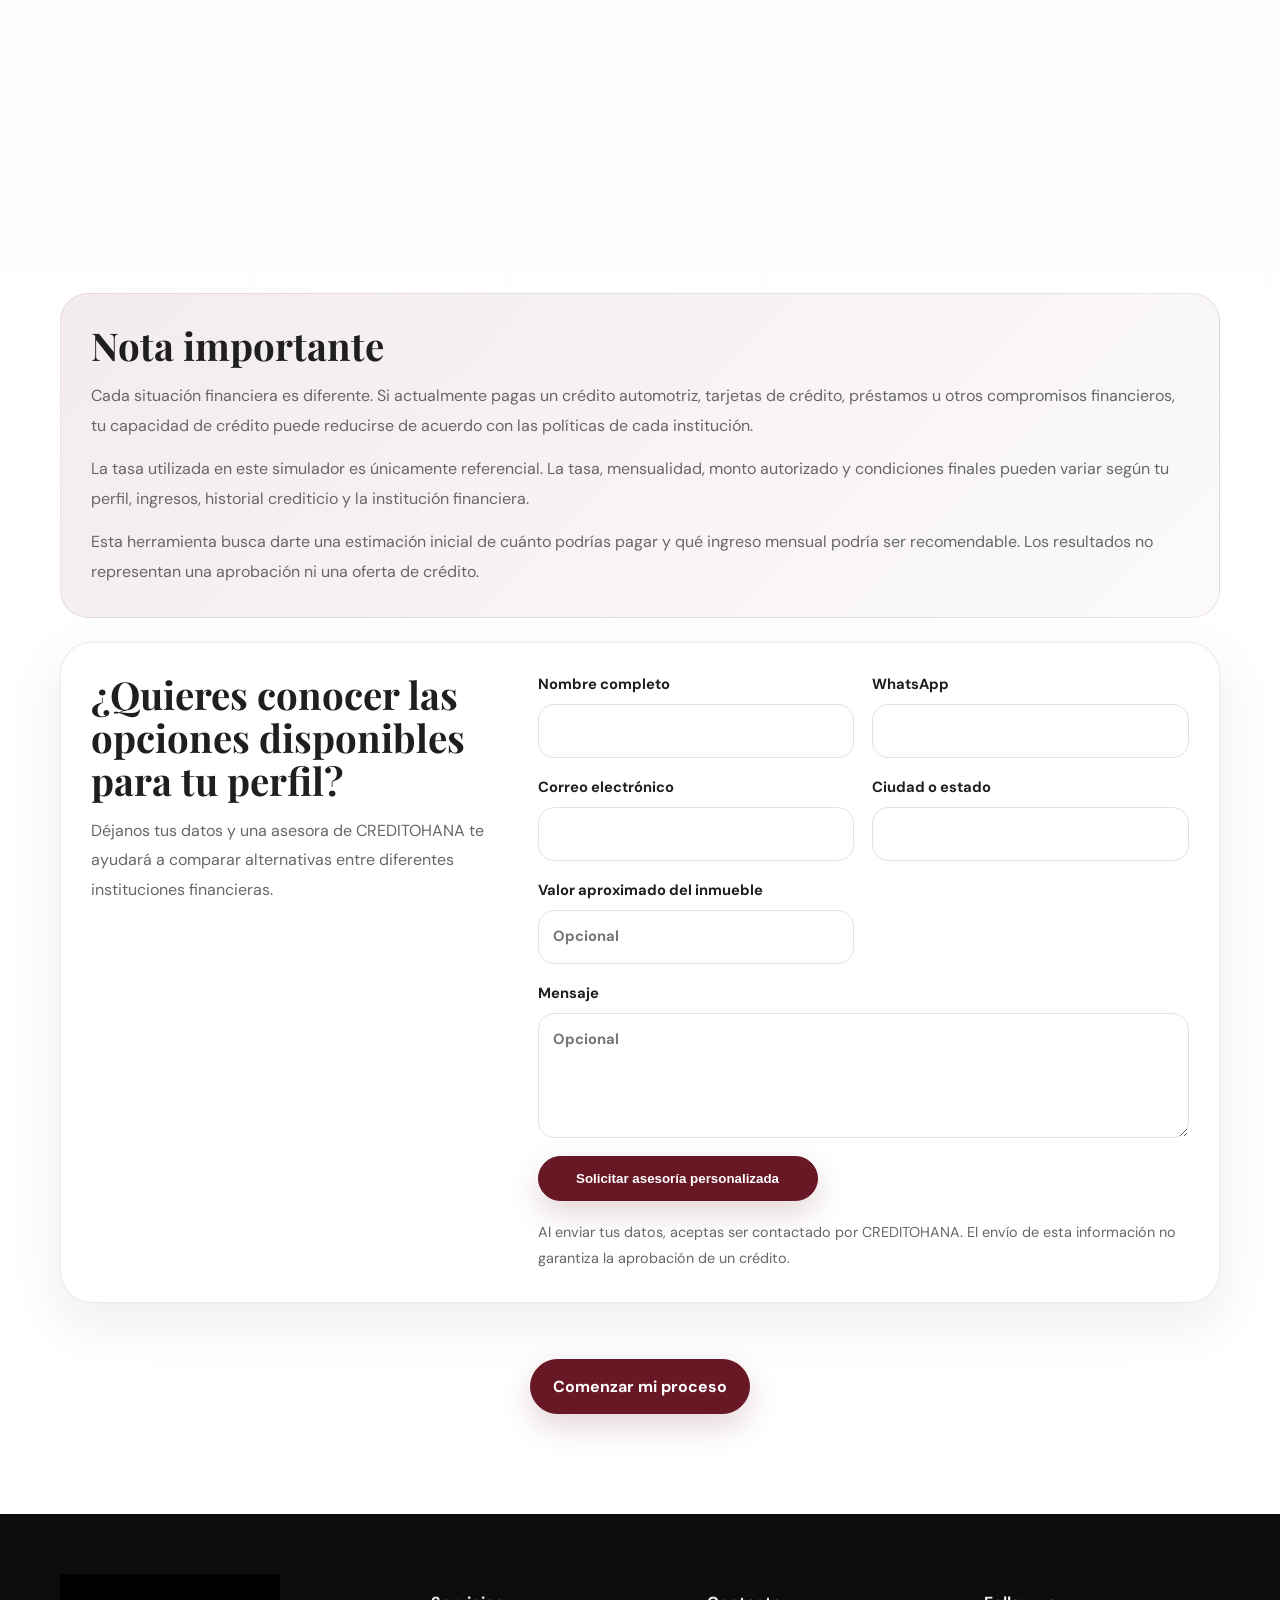
<file: simulador.html>
<!DOCTYPE html>
<html lang="es">
<head>
  <meta charset="UTF-8" />
  <meta name="viewport" content="width=device-width, initial-scale=1.0" />
  <meta name="description" content="CREDITOHANA: asesoría hipotecaria personalizada en todo México. Más de 25 años de experiencia en banca y soluciones de crédito a la medida." />
  <meta name="theme-color" content="#681725" />
  <title>Simulador hipotecario | CREDITOHANA</title>
  <link rel="preconnect" href="https://fonts.googleapis.com">
  <link rel="preconnect" href="https://fonts.gstatic.com" crossorigin>
  <link href="https://fonts.googleapis.com/css2?family=DM+Sans:wght@400;500;600;700&family=Playfair+Display:wght@600;700&display=swap" rel="stylesheet">
  <link rel="stylesheet" href="styles.css" />
</head>
<body>

  <header class="site-header" id="inicio">
    <div class="container nav-wrap">
      <a class="brand" href="index.html" aria-label="Ir al inicio">
        <img src="assets/images/logo-creditohana-claro-nav.jpeg" alt="CREDITOHANA" />
      </a>
      <button class="menu-toggle" aria-label="Abrir menú" aria-expanded="false">☰</button>
      <nav class="nav-links" aria-label="Menú principal">
        <a href="index.html">Inicio</a>
        <a href="servicios.html">Servicios</a>
        <a href="proceso.html">Proceso</a>
        <a href="instituciones.html">Instituciones</a>
        <a class="active" href="simulador.html">Simulador</a>
        <a href="ventajas.html">¿Por qué CREDITOHANA?</a>
        <a href="acerca.html">Acerca de</a>
        <a href="preguntas.html">Preguntas</a>
        <a class="btn btn-sm" href="https://wa.me/528713373335?text=Hola%20Bego%C3%B1a%2C%20quiero%20informaci%C3%B3n%20sobre%20un%20cr%C3%A9dito." target="_blank" rel="noopener">WhatsApp</a>
      </nav>
    </div>
  </header>
  <main>
<section class="section estimator" id="simulador">
      <div class="container estimator-wrap">
        <div class="section-heading reveal">
          <p class="section-kicker">SIMULADOR</p>
          <h2>Estima tu pago mensual con una tasa fija y criterio financiero.</h2>
        </div>
        <div class="estimator-card reveal">
          <form class="estimator-form" id="mortgageEstimatorForm">
            <div class="estimator-form-heading">
              <span class="estimator-heading-icon" aria-hidden="true">
                <svg viewBox="0 0 24 24"><path d="M3 11.5 12 4l9 7.5"/><path d="M5.5 10.5V20h13v-9.5"/><path d="M9.5 20v-6h5v6"/></svg>
              </span>
              <div>
                <h3>Simula tu crédito hipotecario</h3>
                <p>Obtén una estimación rápida de tu mensualidad.</p>
              </div>
            </div>
            <div class="field-grid">
              <div class="estimator-input-block">
                <label class="field" for="propertyValue">
                  <span>Valor del inmueble</span>
                  <div class="field-shell">
                    <span class="field-icon" aria-hidden="true">
                      <svg viewBox="0 0 24 24"><path d="M3 11.5 12 4l9 7.5"/><path d="M5.5 10.5V20h13v-9.5"/><path d="M9.5 20v-6h5v6"/></svg>
                    </span>
                    <input type="text" id="propertyValue" inputmode="numeric" value="$3,000,000 MXN" placeholder="$3,000,000 MXN" />
                    <span class="field-unit">MXN</span>
                  </div>
                </label>
                <p>Ingresa el valor total de la propiedad que deseas adquirir.</p>
              </div>
              <div class="estimator-input-block">
                <label class="field down-payment-field" for="downPayment">
                  <span>Enganche</span>
                  <div class="field-shell">
                    <span class="field-icon" aria-hidden="true">
                      <svg viewBox="0 0 24 24"><path d="M12 3v18"/><path d="M17 7.5A4 4 0 0 0 12.8 6H10a3 3 0 0 0 0 6h4a3 3 0 0 1 0 6h-3.2A4 4 0 0 1 7 16.5"/></svg>
                    </span>
                    <input type="text" id="downPayment" inputmode="decimal" value="$300,000 MXN" placeholder="$300,000 MXN" />
                  </div>
                  <select class="sr-only" id="downPaymentMode" aria-label="Formato del enganche">
                    <option value="amount" selected>MXN</option>
                    <option value="percent">%</option>
                  </select>
                </label>
                <div class="segmented-control" role="group" aria-label="Formato del enganche">
                  <button class="active" type="button" data-down-payment-mode="amount" aria-pressed="true">MXN</button>
                  <button type="button" data-down-payment-mode="percent" aria-pressed="false">%</button>
                </div>
                <div class="down-payment-summary-card">
                  <strong id="downPaymentSummaryAmount">$300,000 MXN</strong>
                  <span id="downPaymentSummary">10.00% del valor del inmueble</span>
                </div>
              </div>
              <div class="estimator-input-block">
                <label class="field" for="institutionRate">
                  <span>Institución / esquema</span>
                  <div class="field-shell select-shell">
                    <span class="field-icon" aria-hidden="true">
                      <svg viewBox="0 0 24 24"><path d="M4 10h16"/><path d="M5 10l7-6 7 6"/><path d="M6 10v9"/><path d="M10 10v9"/><path d="M14 10v9"/><path d="M18 10v9"/><path d="M4 19h16"/></svg>
                    </span>
                    <select id="institutionRate"></select>
                  </div>
                </label>
                <p id="selectedInstitutionNote">Tasa anual de referencia editable. No representa aprobación ni oferta de crédito.</p>
              </div>
              <div class="estimator-input-block">
                <label class="field" for="annualRate">
                  <span>Tasa anual</span>
                  <div class="field-shell">
                    <span class="field-icon" aria-hidden="true">
                      <svg viewBox="0 0 24 24"><path d="M19 5 5 19"/><circle cx="7" cy="7" r="2"/><circle cx="17" cy="17" r="2"/></svg>
                    </span>
                    <input type="text" id="annualRate" inputmode="decimal" value="10.75%" placeholder="10.75%" />
                    <span class="field-unit">% anual</span>
                  </div>
                </label>
                <p>La tasa mensual equivalente se calcula como tasa anual / 12.</p>
              </div>
              <div class="estimator-input-block">
                <label class="field" for="loanTerm">
                  <span>Plazo</span>
                  <select class="sr-only" id="loanTerm">
                  <option value="5">5 años</option>
                  <option value="10">10 años</option>
                  <option value="15">15 años</option>
                  <option value="20" selected>20 años</option>
                  <option value="25">25 años</option>
                  </select>
                </label>
                <div class="term-chip-group" role="radiogroup" aria-label="Plazo del crédito">
                  <button type="button" data-loan-term="5" role="radio" aria-checked="false">5 años</button>
                  <button type="button" data-loan-term="10" role="radio" aria-checked="false">10 años</button>
                  <button type="button" data-loan-term="15" role="radio" aria-checked="false">15 años</button>
                  <button class="active" type="button" data-loan-term="20" role="radio" aria-checked="true">20 años</button>
                  <button type="button" data-loan-term="25" role="radio" aria-checked="false">25 años</button>
                </div>
                <p>Selecciona el plazo en el que deseas pagar tu crédito.</p>
              </div>
              <div class="estimator-input-block">
                <label class="field" for="debtRatio">
                  <span>Porcentaje máximo de endeudamiento</span>
                  <select class="sr-only" id="debtRatio">
                    <option value="0.30">30%</option>
                    <option value="0.35" selected>35%</option>
                    <option value="0.40">40%</option>
                  </select>
                </label>
                <div class="segmented-control debt-ratio-control" role="group" aria-label="Porcentaje máximo de endeudamiento">
                  <button type="button" data-debt-ratio="0.30" aria-pressed="false">30%</button>
                  <button class="active" type="button" data-debt-ratio="0.35" aria-pressed="true">35%</button>
                  <button type="button" data-debt-ratio="0.40" aria-pressed="false">40%</button>
                </div>
                <p>Ingreso recomendado = pago mensual total / porcentaje máximo de endeudamiento.</p>
              </div>
              <div class="estimator-input-block insurance-input-block">
                <div class="insurance-field-heading">
                  <strong>Seguros y comisión mensual</strong>
                  <span>Opcionales, editables y calculados por separado.</span>
                </div>
                <div class="insurance-field-grid">
                  <label class="field" for="lifeInsuranceRate">
                    <span>Vida sobre saldo insoluto</span>
                    <div class="field-shell">
                      <input type="text" id="lifeInsuranceRate" inputmode="decimal" value="0.75%" placeholder="0.75%" />
                      <span class="field-unit">% anual</span>
                    </div>
                  </label>
                  <label class="field" for="propertyInsuranceRate">
                    <span>Daños sobre valor del inmueble</span>
                    <div class="field-shell">
                      <input type="text" id="propertyInsuranceRate" inputmode="decimal" value="0.35%" placeholder="0.35%" />
                      <span class="field-unit">% anual</span>
                    </div>
                  </label>
                  <label class="field" for="monthlyCommission">
                    <span>Comisión mensual</span>
                    <div class="field-shell">
                      <input type="text" id="monthlyCommission" inputmode="numeric" value="$305 MXN" placeholder="$0 MXN" />
                      <span class="field-unit">MXN</span>
                    </div>
                  </label>
                </div>
              </div>
            </div>
            <p class="estimator-helper"><span aria-hidden="true">i</span><strong>Esta simulación utiliza tasas anuales de referencia, editables por el usuario.</strong> La tasa final dependerá de la institución financiera, el producto seleccionado, los seguros contratados y el perfil del solicitante.</p>
          </form>

          <div class="estimator-results" aria-live="polite">
            <div class="result-card accent">
              <span>Pago mensual total estimado</span>
              <strong id="estimatedMonthlyPayment">$0 MXN</strong>
              <small>Capital e intereses + seguros + comisión mensual</small>
            </div>
            <div class="result-card">
              <span>Capital e intereses</span>
              <strong id="estimatedPrincipalInterest">$0 MXN</strong>
              <small>Fórmula de amortización francesa</small>
            </div>
            <div class="result-card">
              <span>Seguros y comisión mensual</span>
              <strong id="estimatedInsuranceTotal">$0 MXN</strong>
              <small>Vida: <span id="estimatedLifeInsurance">$0 MXN</span> · Daños: <span id="estimatedPropertyInsurance">$0 MXN</span> · Comisión: <span id="estimatedMonthlyCommission">$0 MXN</span></small>
            </div>
            <div class="result-card">
              <span>Monto financiado / crédito solicitado</span>
              <strong id="estimatedLoanAmount">$0 MXN</strong>
            </div>
            <div class="result-card">
              <span>Valor del inmueble</span>
              <strong id="estimatedPropertyValue">$0 MXN</strong>
            </div>
            <div class="result-card">
              <span>Enganche</span>
              <strong id="estimatedDownPayment">$0 MXN</strong>
              <small id="estimatedDownPaymentPercent">0%</small>
            </div>
            <div class="result-card">
              <span>Tasa anual utilizada</span>
              <strong id="estimatedAnnualRate">10.75%</strong>
            </div>
            <div class="result-card">
              <span>Tasa mensual equivalente</span>
              <strong id="estimatedMonthlyRate">0.8958%</strong>
            </div>
            <div class="result-card">
              <span>Plazo</span>
              <strong id="estimatedTerm">20 años</strong>
            </div>
            <div class="result-card">
              <span>Número de mensualidades</span>
              <strong id="estimatedPaymentCount">240 mensualidades</strong>
            </div>
            <div class="result-card">
              <span>Ingreso mensual de referencia</span>
              <strong id="suggestedIncome">$0 MXN</strong>
              <small>Calculado con un endeudamiento máximo de <span id="estimatedDebtRatio">35%</span>. La institución financiera también evalúa historial crediticio, ingresos, deudas actuales y otros factores.</small>
            </div>
            <p class="estimator-disclaimer">Esta simulación separa capital, intereses, seguros y comisión mensual. No incluye gastos de originación, avalúo, escrituración, impuestos ni otros gastos únicos que puedan aplicar, salvo que los captures como comisión mensual.</p>
            <p class="estimator-disclaimer">Estimación informativa, no oferta vinculante. Los resultados no representan aprobación ni condiciones definitivas de ninguna institución.</p>
            <p class="estimator-error" id="estimatorError" role="alert"></p>
            <a class="btn btn-primary estimator-button" id="estimatorCta" href="https://wa.me/528713373335?text=Hola%20Bego%C3%B1a%2C%20quiero%20una%20asesor%C3%ADa%20personalizada%20sobre%20mi%20simulaci%C3%B3n%20de%20cr%C3%A9dito." target="_blank" rel="noopener">Solicitar una asesoría personalizada</a>
          </div>
        </div>
        <section class="amortization-section reveal" aria-labelledby="amortizationTitle">
          <div class="amortization-heading">
            <div>
              <p class="section-kicker">AMORTIZACIÓN</p>
              <h3 id="amortizationTitle">Tabla de amortización estimada</h3>
            </div>
            <p>Los seguros se calculan por separado: vida sobre saldo insoluto, daños sobre valor del inmueble y comisión mensual fija si aplica.</p>
          </div>
          <div class="amortization-table-wrap">
            <table class="amortization-table">
              <thead>
                <tr>
                  <th>Periodo</th>
                  <th>Saldo inicial</th>
                  <th>Interés</th>
                  <th>Amortización</th>
                  <th>Seguros</th>
                  <th>Pago total</th>
                  <th>Saldo final</th>
                </tr>
              </thead>
              <tbody id="amortizationTableBody"></tbody>
            </table>
          </div>
        </section>
        <div class="estimator-followup reveal">
          <article class="simulator-note">
            <h3>Nota importante</h3>
            <p>Cada situación financiera es diferente. Si actualmente pagas un crédito automotriz, tarjetas de crédito, préstamos u otros compromisos financieros, tu capacidad de crédito puede reducirse de acuerdo con las políticas de cada institución.</p>
            <p>La tasa utilizada en este simulador es únicamente referencial. La tasa, mensualidad, monto autorizado y condiciones finales pueden variar según tu perfil, ingresos, historial crediticio y la institución financiera.</p>
            <p>Esta herramienta busca darte una estimación inicial de cuánto podrías pagar y qué ingreso mensual podría ser recomendable. Los resultados no representan una aprobación ni una oferta de crédito.</p>
          </article>

          <div class="simulator-contact">
            <div class="simulator-contact-copy">
              <h3>¿Quieres conocer las opciones disponibles para tu perfil?</h3>
              <p>Déjanos tus datos y una asesora de CREDITOHANA te ayudará a comparar alternativas entre diferentes instituciones financieras.</p>
            </div>
            <form class="simulator-contact-form" id="simulatorContactForm">
              <label>Nombre completo<input type="text" name="name" required autocomplete="name" /></label>
              <label>WhatsApp<input type="tel" name="whatsapp" required autocomplete="tel" /></label>
              <label>Correo electrónico<input type="email" name="email" required autocomplete="email" /></label>
              <label>Ciudad o estado<input type="text" name="city" required autocomplete="address-level1" /></label>
              <label>Valor aproximado del inmueble<input type="number" name="propertyEstimate" min="0" step="1000" placeholder="Opcional" /></label>
              <label>Mensaje<textarea name="message" rows="4" placeholder="Opcional"></textarea></label>
              <button class="btn btn-primary" type="submit">Solicitar asesoría personalizada</button>
              <p>Al enviar tus datos, aceptas ser contactado por CREDITOHANA. El envío de esta información no garantiza la aprobación de un crédito.</p>
            </form>
          </div>
        <div class="section-actions reveal"><a class="btn btn-primary" href="contacto.html">Comenzar mi proceso</a></div>
      </div>
    </section>
  </main>

  <footer class="footer">
    <div class="container footer-grid">
      <div class="footer-col">
        <img src="assets/images/logo-creditohana-oscuro.jpeg" alt="CREDITOHANA" />
        <p>Construimos juntos tu futuro financiero.</p>
      </div>
      <div class="footer-col">
        <h3>Servicios</h3>
        <a href="servicios.html">Compra de casa</a>
        <a href="servicios.html">Compra de terreno</a>
        <a href="servicios.html">Construcción</a>
        <a href="servicios.html">Liquidez hipotecaria</a>
        <a href="servicios.html">Mejora de hipoteca</a>
        <a href="servicios.html">Crédito para tu negocio</a>
      </div>
      <div class="footer-col">
        <h3>Contacto</h3>
        <a href="tel:+528713373335">871 337 3335</a>
        <a href="mailto:ab.rivera@creditaria.com">ab.rivera@creditaria.com</a>
        <p>Blvd. Independencia 2690, Interior 8</p>
        <p>Plaza La Escondida, Torreón, Coahuila</p>
      </div>
      <div class="footer-col">
        <h3>Follow us</h3>
        <a href="#">Facebook</a>
        <a href="#">LinkedIn</a>
        <a href="#">Instagram</a>
      </div>
    </div>
    <div class="container footer-bottom">
      <span>© <span id="year"></span> CREDITOHANA</span>
      <div class="footer-links">
        <a href="#">Privacy Notice</a>
        <a href="#">Terms & Conditions</a>
      </div>
    </div>
  </footer>

  <a class="wa-float" href="https://wa.me/528713373335?text=Hola%20Bego%C3%B1a%2C%20quiero%20informaci%C3%B3n%20sobre%20un%20cr%C3%A9dito." aria-label="Contactar por WhatsApp" target="_blank" rel="noopener">WA</a>
  <script src="script.js"></script>
</body>
</html>
</file>
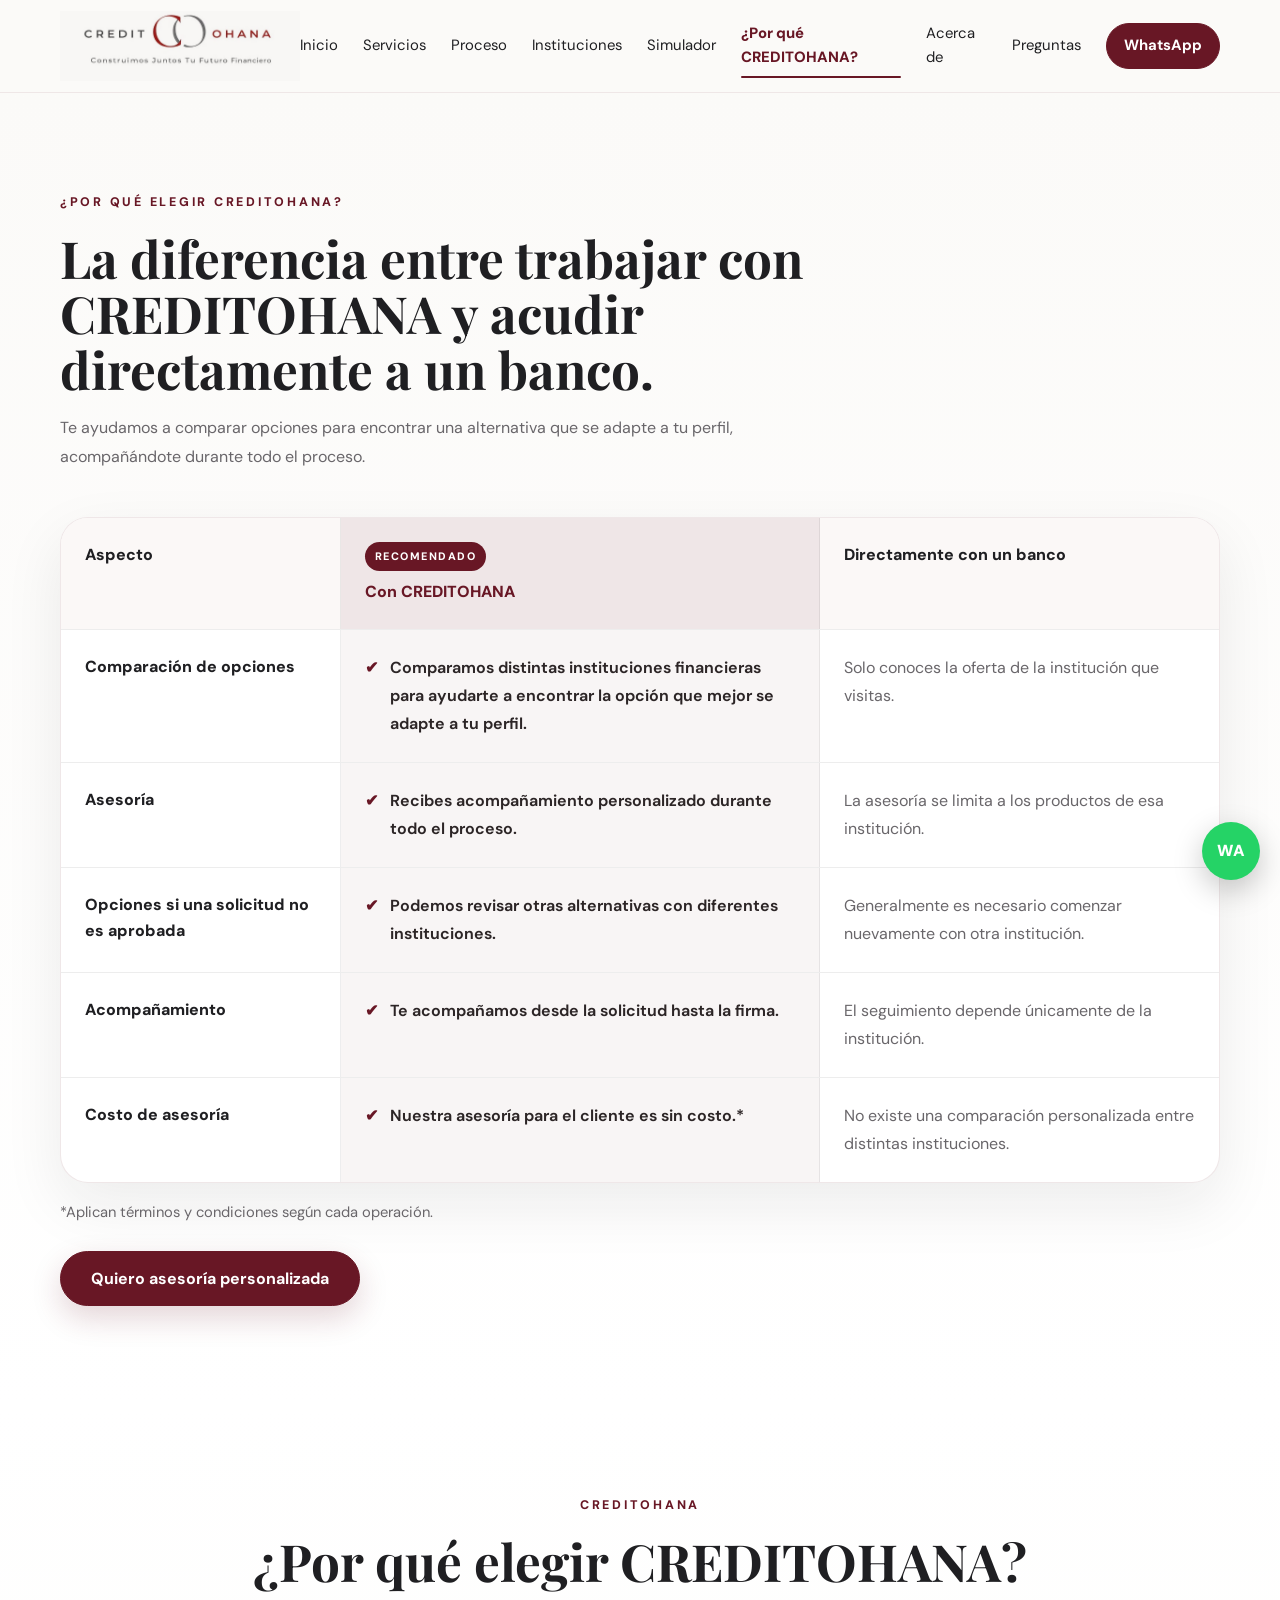
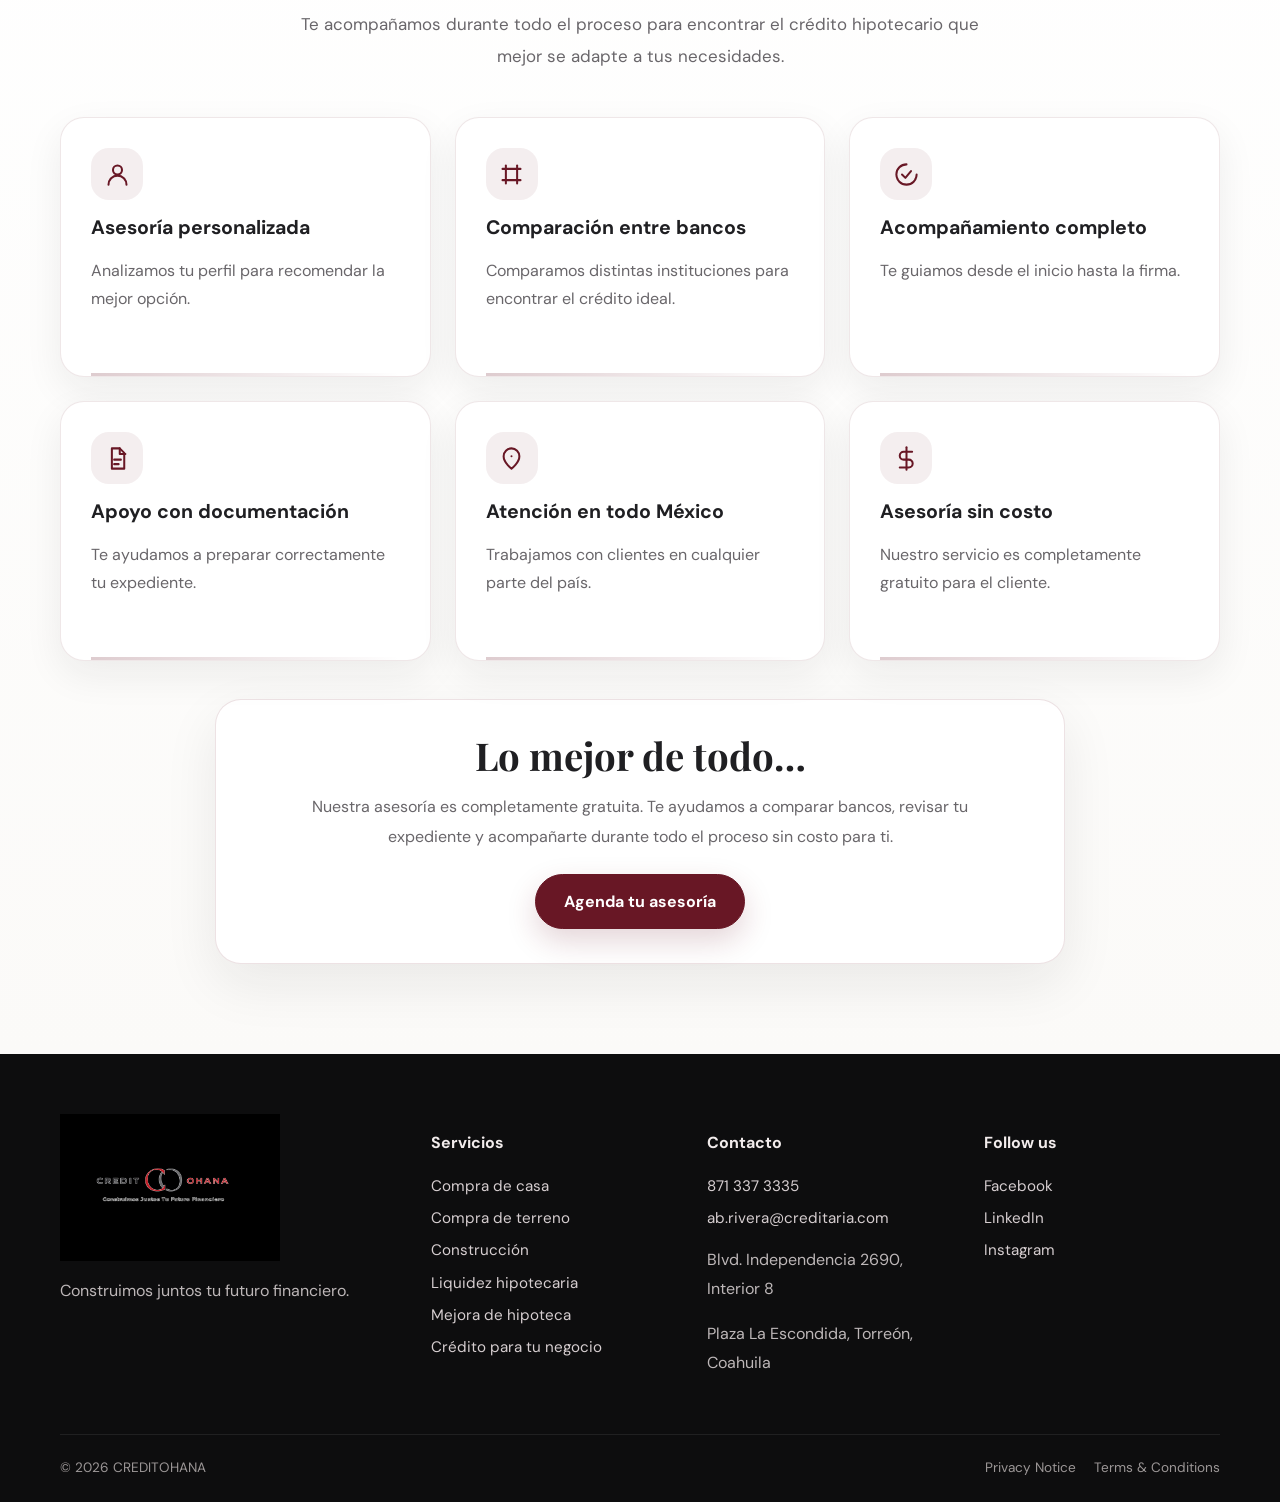
<file: ventajas.html>
<!DOCTYPE html>
<html lang="es">
<head>
  <meta charset="UTF-8" />
  <meta name="viewport" content="width=device-width, initial-scale=1.0" />
  <meta name="description" content="CREDITOHANA: asesoría hipotecaria personalizada en todo México. Más de 25 años de experiencia en banca y soluciones de crédito a la medida." />
  <meta name="theme-color" content="#681725" />
  <title>¿Por qué CREDITOHANA? | CREDITOHANA</title>
  <link rel="preconnect" href="https://fonts.googleapis.com">
  <link rel="preconnect" href="https://fonts.gstatic.com" crossorigin>
  <link href="https://fonts.googleapis.com/css2?family=DM+Sans:wght@400;500;600;700&family=Playfair+Display:wght@600;700&display=swap" rel="stylesheet">
  <link rel="stylesheet" href="styles.css" />
</head>
<body>

  <header class="site-header" id="inicio">
    <div class="container nav-wrap">
      <a class="brand" href="index.html" aria-label="Ir al inicio">
        <img src="assets/images/logo-creditohana-claro-nav.jpeg" alt="CREDITOHANA" />
      </a>
      <button class="menu-toggle" aria-label="Abrir menú" aria-expanded="false">☰</button>
      <nav class="nav-links" aria-label="Menú principal">
        <a href="index.html">Inicio</a>
        <a href="servicios.html">Servicios</a>
        <a href="proceso.html">Proceso</a>
        <a href="instituciones.html">Instituciones</a>
        <a href="simulador.html">Simulador</a>
        <a class="active" href="ventajas.html">¿Por qué CREDITOHANA?</a>
        <a href="acerca.html">Acerca de</a>
        <a href="preguntas.html">Preguntas</a>
        <a class="btn btn-sm" href="https://wa.me/528713373335?text=Hola%20Bego%C3%B1a%2C%20quiero%20informaci%C3%B3n%20sobre%20un%20cr%C3%A9dito." target="_blank" rel="noopener">WhatsApp</a>
      </nav>
    </div>
  </header>
  <main>
<section class="section broker-comparison" id="comparativo">
      <div class="container">
        <div class="section-heading comparison-heading reveal">
          <p class="section-kicker">¿POR QUÉ ELEGIR CREDITOHANA?</p>
          <h2>La diferencia entre trabajar con CREDITOHANA y acudir directamente a un banco.</h2>
          <p>Te ayudamos a comparar opciones para encontrar una alternativa que se adapte a tu perfil, acompañándote durante todo el proceso.</p>
        </div>

        <div class="comparison-table reveal" role="table" aria-label="Comparativo entre CREDITOHANA y acudir directamente a un banco">
          <div class="comparison-head" role="row">
            <div role="columnheader">Aspecto</div>
            <div class="comparison-featured" role="columnheader">
              <span>RECOMENDADO</span>
              Con CREDITOHANA
            </div>
            <div role="columnheader">Directamente con un banco</div>
          </div>
          <div class="comparison-row" role="row">
            <div class="comparison-aspect" role="cell">Comparación de opciones</div>
            <div class="comparison-creditohana" role="cell"><span aria-hidden="true">✔</span>Comparamos distintas instituciones financieras para ayudarte a encontrar la opción que mejor se adapte a tu perfil.</div>
            <div class="comparison-bank" role="cell">Solo conoces la oferta de la institución que visitas.</div>
          </div>
          <div class="comparison-row" role="row">
            <div class="comparison-aspect" role="cell">Asesoría</div>
            <div class="comparison-creditohana" role="cell"><span aria-hidden="true">✔</span>Recibes acompañamiento personalizado durante todo el proceso.</div>
            <div class="comparison-bank" role="cell">La asesoría se limita a los productos de esa institución.</div>
          </div>
          <div class="comparison-row" role="row">
            <div class="comparison-aspect" role="cell">Opciones si una solicitud no es aprobada</div>
            <div class="comparison-creditohana" role="cell"><span aria-hidden="true">✔</span>Podemos revisar otras alternativas con diferentes instituciones.</div>
            <div class="comparison-bank" role="cell">Generalmente es necesario comenzar nuevamente con otra institución.</div>
          </div>
          <div class="comparison-row" role="row">
            <div class="comparison-aspect" role="cell">Acompañamiento</div>
            <div class="comparison-creditohana" role="cell"><span aria-hidden="true">✔</span>Te acompañamos desde la solicitud hasta la firma.</div>
            <div class="comparison-bank" role="cell">El seguimiento depende únicamente de la institución.</div>
          </div>
          <div class="comparison-row" role="row">
            <div class="comparison-aspect" role="cell">Costo de asesoría</div>
            <div class="comparison-creditohana" role="cell"><span aria-hidden="true">✔</span>Nuestra asesoría para el cliente es sin costo.*</div>
            <div class="comparison-bank" role="cell">No existe una comparación personalizada entre distintas instituciones.</div>
          </div>
        </div>

        <p class="comparison-footnote">*Aplican términos y condiciones según cada operación.</p>
        <a class="btn btn-primary comparison-button" href="contacto.html">Quiero asesoría personalizada</a>
      </div>
    </section>
<section class="section why-creditohana" id="porque">
      <div class="container">
        <div class="section-heading why-heading reveal">
          <p class="section-kicker">CREDITOHANA</p>
          <h2>¿Por qué elegir CREDITOHANA?</h2>
          <p>Te acompañamos durante todo el proceso para encontrar el crédito hipotecario que mejor se adapte a tus necesidades.</p>
        </div>
        <div class="why-grid">
          <article class="why-card reveal">
            <div class="why-icon" aria-hidden="true">
              <svg viewBox="0 0 24 24"><path d="M12 12a4 4 0 1 0-4-4 4 4 0 0 0 4 4Z"/><path d="M4 21a8 8 0 0 1 16 0"/></svg>
            </div>
            <h3>Asesoría personalizada</h3>
            <p>Analizamos tu perfil para recomendar la mejor opción.</p>
          </article>
          <article class="why-card reveal">
            <div class="why-icon" aria-hidden="true">
              <svg viewBox="0 0 24 24"><path d="M4 7h16"/><path d="M7 4v16"/><path d="M17 4v16"/><path d="M4 17h16"/></svg>
            </div>
            <h3>Comparación entre bancos</h3>
            <p>Comparamos distintas instituciones para encontrar el crédito ideal.</p>
          </article>
          <article class="why-card reveal">
            <div class="why-icon" aria-hidden="true">
              <svg viewBox="0 0 24 24"><path d="M8 12l3 3 5-6"/><path d="M21 12a9 9 0 1 1-9-9"/></svg>
            </div>
            <h3>Acompañamiento completo</h3>
            <p>Te guiamos desde el inicio hasta la firma.</p>
          </article>
          <article class="why-card reveal">
            <div class="why-icon" aria-hidden="true">
              <svg viewBox="0 0 24 24"><path d="M7 3h7l4 4v14H7Z"/><path d="M14 3v5h5"/><path d="M9 13h6"/><path d="M9 17h4"/></svg>
            </div>
            <h3>Apoyo con documentación</h3>
            <p>Te ayudamos a preparar correctamente tu expediente.</p>
          </article>
          <article class="why-card reveal">
            <div class="why-icon" aria-hidden="true">
              <svg viewBox="0 0 24 24"><path d="M12 21s7-5.2 7-11a7 7 0 0 0-14 0c0 5.8 7 11 7 11Z"/><path d="M12 10h.01"/></svg>
            </div>
            <h3>Atención en todo México</h3>
            <p>Trabajamos con clientes en cualquier parte del país.</p>
          </article>
          <article class="why-card reveal">
            <div class="why-icon" aria-hidden="true">
              <svg viewBox="0 0 24 24"><path d="M12 2v20"/><path d="M17 6H9.5a3.5 3.5 0 0 0 0 7H14a3.5 3.5 0 0 1 0 7H6"/></svg>
            </div>
            <h3>Asesoría sin costo</h3>
            <p>Nuestro servicio es completamente gratuito para el cliente.</p>
          </article>
        </div>
        <div class="why-highlight reveal">
          <h3>Lo mejor de todo…</h3>
          <p>Nuestra asesoría es completamente gratuita. Te ayudamos a comparar bancos, revisar tu expediente y acompañarte durante todo el proceso sin costo para ti.</p>
          <a class="btn btn-primary" href="https://wa.me/528713373335?text=Hola%20Bego%C3%B1a%2C%20quiero%20agendar%20una%20asesor%C3%ADa." target="_blank" rel="noopener">Agenda tu asesoría</a>
        </div>
      </div>
    </section>

  </main>

  <footer class="footer">
    <div class="container footer-grid">
      <div class="footer-col">
        <img src="assets/images/logo-creditohana-oscuro.jpeg" alt="CREDITOHANA" />
        <p>Construimos juntos tu futuro financiero.</p>
      </div>
      <div class="footer-col">
        <h3>Servicios</h3>
        <a href="servicios.html">Compra de casa</a>
        <a href="servicios.html">Compra de terreno</a>
        <a href="servicios.html">Construcción</a>
        <a href="servicios.html">Liquidez hipotecaria</a>
        <a href="servicios.html">Mejora de hipoteca</a>
        <a href="servicios.html">Crédito para tu negocio</a>
      </div>
      <div class="footer-col">
        <h3>Contacto</h3>
        <a href="tel:+528713373335">871 337 3335</a>
        <a href="mailto:ab.rivera@creditaria.com">ab.rivera@creditaria.com</a>
        <p>Blvd. Independencia 2690, Interior 8</p>
        <p>Plaza La Escondida, Torreón, Coahuila</p>
      </div>
      <div class="footer-col">
        <h3>Follow us</h3>
        <a href="#">Facebook</a>
        <a href="#">LinkedIn</a>
        <a href="#">Instagram</a>
      </div>
    </div>
    <div class="container footer-bottom">
      <span>© <span id="year"></span> CREDITOHANA</span>
      <div class="footer-links">
        <a href="#">Privacy Notice</a>
        <a href="#">Terms & Conditions</a>
      </div>
    </div>
  </footer>

  <a class="wa-float" href="https://wa.me/528713373335?text=Hola%20Bego%C3%B1a%2C%20quiero%20informaci%C3%B3n%20sobre%20un%20cr%C3%A9dito." aria-label="Contactar por WhatsApp" target="_blank" rel="noopener">WA</a>
  <script src="script.js"></script>
</body>
</html>
</file>
<file: styles.css>
:root{
  --wine:#681725;
  --wine-2:#8e2638;
  --wine-dark:#360c14;
  --ink:#1f1f22;
  --muted:#69666a;
  --paper:#fbfaf8;
  --white:#fff;
  --line:#e8e1df;
  --gray:#c8c6c5;
  --shadow:0 18px 50px rgba(31,24,25,.12);
}
*,*::before,*::after{box-sizing:border-box}html,body{width:100%;max-width:100%;overflow-x:clip}html{scroll-behavior:smooth}body{margin:0;font-family:'DM Sans',sans-serif;color:var(--ink);background:var(--paper);line-height:1.6}img{max-width:100%;display:block}a{color:inherit;text-decoration:none}.container{width:min(1160px,calc(100% - 40px));margin:auto}.site-header{position:sticky;top:0;z-index:50;background:rgba(251,250,248,.92);backdrop-filter:blur(14px);border-bottom:1px solid rgba(104,23,37,.08)}.nav-wrap{height:82px;display:flex;align-items:center;justify-content:space-between}.brand img{width:215px;height:58px;object-fit:cover;object-position:center}.nav-links{display:flex;align-items:center;gap:25px;font-size:.93rem}.nav-links a:hover{color:var(--wine)}.menu-toggle{display:none;border:0;background:none;font-size:1.6rem}.btn{display:inline-flex;align-items:center;justify-content:center;border:1px solid var(--wine);background:var(--wine);color:#fff;padding:14px 22px;border-radius:999px;font-weight:700;cursor:pointer;transition:.25s}.btn:hover{transform:translateY(-2px);background:var(--wine-dark)}.btn-sm{padding:10px 17px}.btn-ghost{background:transparent;color:var(--wine)}.hero{position:relative;overflow:hidden;padding:80px 0 90px;background:radial-gradient(circle at 15% 15%,#fff 0,#fbf7f5 38%,#f3ece9 100%)}.hero-glow{position:absolute;width:420px;height:420px;border-radius:50%;background:rgba(142,38,56,.09);filter:blur(10px);right:-100px;top:-120px}.hero-grid{display:grid;grid-template-columns:1.04fr .96fr;align-items:center;gap:70px}.eyebrow,.section-kicker{font-size:.78rem;letter-spacing:.22em;font-weight:800;color:var(--wine);margin:0 0 18px}.hero h1,.section h2{font-family:'Playfair Display',serif;line-height:1.08;margin:0}.hero h1{font-size:clamp(3rem,6vw,5.8rem);max-width:760px}.hero-text{font-size:1.12rem;color:var(--muted);max-width:650px;margin:24px 0 30px}.hero-actions{display:flex;gap:12px;flex-wrap:wrap}.trust-row{display:flex;gap:34px;margin-top:38px;padding-top:25px;border-top:1px solid var(--line)}.trust-row div{display:grid}.trust-row strong{font-size:1.1rem}.trust-row span{font-size:.83rem;color:var(--muted)}.hero-media{position:relative}.portrait-frame{border-radius:44px 44px 160px 44px;overflow:hidden;box-shadow:var(--shadow);border:10px solid rgba(255,255,255,.8)}.portrait-frame img{width:100%;aspect-ratio:1/1.12;object-fit:cover}.floating-card{position:absolute;left:-35px;bottom:35px;background:#fff;padding:18px 22px;border-radius:18px;box-shadow:var(--shadow);display:grid;min-width:285px}.floating-card span,.floating-card small{color:var(--muted)}.section{padding:100px 0}.intro-strip{background:#fff}.intro-grid{display:grid;grid-template-columns:.35fr 1fr 1fr;gap:35px;align-items:start}.intro-grid h2{font-size:2.45rem}.intro-grid>p:last-child{color:var(--muted);font-size:1.05rem}.section-heading{max-width:760px;margin-bottom:45px}.section-heading h2{font-size:clamp(2.3rem,4vw,4rem)}.section-heading>p:last-child{color:var(--muted);max-width:690px}.cards-grid{display:grid;grid-template-columns:repeat(3,1fr);gap:28px}.service-card{display:grid;grid-template-rows:auto 1fr;overflow:hidden;background:#fff;border:1px solid rgba(104,23,37,.12);border-radius:28px;transition:.35s transform ease,box-shadow .35s ease;min-height:540px;position:relative}.service-card::before{content:'';position:absolute;left:0;top:0;height:6px;width:60px;background:var(--wine);border-top-left-radius:28px;border-bottom-right-radius:28px;box-shadow:0 8px 25px rgba(104,23,37,.08)}.service-card:hover{transform:translateY(-8px);box-shadow:0 28px 80px rgba(31,24,25,.14)}.service-card-media{position:relative;overflow:hidden;height:260px;background:#000}.service-card-media img{width:100%;height:100%;object-fit:cover;transition:transform .9s ease}.service-card-media::after{content:'';position:absolute;inset:0;background:linear-gradient(180deg,rgba(0,0,0,0) 0%,rgba(0,0,0,.14) 40%,rgba(104,23,37,.32) 100%)}.service-card:hover .service-card-media img{transform:scale(1.08)}.service-card-content{display:grid;gap:18px;padding:32px 32px 36px}.service-card span{font-family:'Playfair Display';color:var(--wine);font-size:1.45rem;letter-spacing:.04em}.service-card h3{font-size:1.45rem;margin:0;line-height:1.15}.service-card p{color:var(--muted);margin:0;line-height:1.9;font-size:1rem}.why-creditohana{padding:90px 0}.why-grid{display:grid;grid-template-columns:repeat(4,1fr);gap:22px}.why-card{background:#fff;border:1px solid rgba(104,23,37,.12);border-radius:28px;padding:32px;display:grid;gap:16px;transition:.3s ease,transform .3s ease;box-shadow:0 12px 35px rgba(31,24,25,.06)}.why-card:hover{transform:translateY(-5px);box-shadow:0 22px 50px rgba(31,24,25,.1)}.why-icon{width:56px;height:56px;border-radius:18px;background:rgba(104,23,37,.08);display:grid;place-items:center;font-size:1.55rem}.why-card h3{margin:0;font-size:1.25rem;line-height:1.35}.process-grid{display:grid;grid-template-columns:repeat(4,1fr);gap:24px;position:relative}.process-grid::before{content:'';position:absolute;top:50%;left:4%;right:4%;height:2px;background:rgba(104,23,37,.16);z-index:0}.process-step{position:relative;z-index:1;padding:28px 26px 30px;border:1px solid rgba(104,23,37,.12);border-radius:32px;background:#fff;box-shadow:0 22px 56px rgba(31,24,25,.08);display:grid;gap:18px;transition:.3s ease,transform .3s ease;min-height:240px;overflow:hidden}.process-step:hover{transform:translateY(-7px);box-shadow:0 30px 80px rgba(31,24,25,.14)}.process-step-head{display:flex;align-items:center;justify-content:space-between;gap:16px}.process-step-number{width:58px;height:58px;border-radius:50%;display:grid;place-items:center;background:var(--wine);color:#fff;font-size:1.25rem;font-weight:800;box-shadow:0 14px 32px rgba(104,23,37,.2)}.process-step-icon{width:54px;height:54px;border-radius:18px;background:rgba(104,23,37,.08);display:grid;place-items:center;font-size:1.75rem}.process-step h3{margin:0;font-size:1.35rem;line-height:1.2;color:#1b1414}.process-step p{margin:0;color:var(--muted);line-height:1.9}.process-step::after{display:none}@media(max-width:1024px){.process-grid{grid-template-columns:repeat(2,1fr);gap:22px}.process-grid::before{display:none}.process-step:nth-child(1)::after,.process-step:nth-child(3)::after{content:'';position:absolute;top:50%;right:-12px;width:24px;height:2px;background:rgba(104,23,37,.16);transform:translateY(-50%);z-index:0}.process-step:nth-child(2)::after,.process-step:nth-child(4)::after{display:none}}@media(max-width:600px){.process-grid{grid-template-columns:1fr;gap:20px;padding-left:42px;position:relative}.process-grid::before{content:'';position:absolute;left:38px;top:30px;bottom:30px;width:2px;background:rgba(104,23,37,.16);z-index:0}.process-step{padding:28px 24px 26px}.process-step-head{gap:14px}.process-step:not(:last-child)::after{content:'';position:absolute;left:38px;top:70px;width:2px;height:calc(100% - 70px);background:rgba(104,23,37,.16);z-index:0}.process-step:last-child::after{display:none}}.bank-grid{display:grid;grid-template-columns:repeat(4,minmax(0,1fr));gap:24px;align-items:center}.bank-card{background:#fff;border:1px solid rgba(104,23,37,.12);border-radius:24px;padding:28px;display:flex;align-items:center;justify-content:center;min-height:130px;transition:.35s ease,transform .35s ease}.bank-card:hover{transform:translateY(-4px);border-color:rgba(104,23,37,.2)}.bank-card img{width:auto;max-width:180px;max-height:56px;object-fit:contain;filter:grayscale(100%) opacity(.68);transition:filter .35s ease,opacity .35s ease,transform .35s ease}.bank-card:hover img{filter:none;opacity:1;transform:scale(1.01)}.bank-note{margin-top:28px;color:var(--muted);max-width:780px;font-size:1rem;line-height:1.8}.about{background:#fff}.about .container{width:min(1320px,calc(100% - 48px));max-width:100%;margin-inline:auto;padding-inline:0;box-sizing:border-box}.about-grid{display:grid;grid-template-columns:minmax(0,43%) minmax(0,57%);gap:56px;width:100%;max-width:100%;min-width:0;align-items:start}.about-grid > *, .about-copy, .about-visual, .about-accordion, .commitment-list{min-width:0;max-width:100%;box-sizing:border-box}.about-copy{display:grid;gap:24px}.about-copy h2{font-size:clamp(2.6rem,5vw,4.6rem);line-height:1.05;margin:0;max-width:100%;overflow-wrap:anywhere}.about .badge{display:inline-flex;width:fit-content;max-width:100%;padding:12px 20px;border-radius:999px;background:rgba(104,23,37,.12);color:var(--wine);font-weight:700;letter-spacing:.06em;text-transform:uppercase}.about-subtitle{margin:10px 0 0;color:var(--muted);font-size:1.05rem;max-width:760px;line-height:1.95}.about-intro{margin:0;color:var(--ink);line-height:2.08;font-size:1rem;max-width:760px}.about-visual{display:grid;gap:26px}.about-image{display:block}.about-image img{border-radius:28px;box-shadow:var(--shadow);width:100%;display:block;object-fit:cover;object-position:center top;min-height:520px}.about-portrait{overflow:hidden;border-radius:34px;border:1px solid rgba(104,23,37,.1);background:#fff}.broker-commitment{display:grid;gap:16px}.broker-commitment h3{margin:0;font-size:1.5rem;color:var(--ink)}.broker-commitment p{margin:0;color:var(--muted);line-height:1.9}.commitment-list{list-style:none;padding:0;margin:0;display:grid;grid-template-columns:repeat(2,minmax(0,1fr));gap:14px}.commitment-list li{position:relative;padding-left:32px;color:var(--muted);line-height:1.8;font-size:1rem}.commitment-list li::before{content:'✓';position:absolute;left:0;top:0;color:var(--wine);font-weight:800;font-size:.88rem}.about-accordion{margin-top:0}.broker-accordion{display:grid;gap:10px}.accordion-item{background:#fff;border:1px solid rgba(104,23,37,.12);border-radius:18px;overflow:hidden;transition:background .25s ease}.accordion-item:hover{background:rgba(255,249,247,.85)}.accordion-trigger{width:100%;display:flex;align-items:center;justify-content:space-between;gap:16px;padding:20px 24px;background:transparent;border:none;color:inherit;text-align:left;font:inherit;cursor:pointer;transition:background .2s ease}.accordion-trigger:hover{background:rgba(104,23,37,.04)}.accordion-trigger:focus-visible{outline:2px solid rgba(104,23,37,.35);outline-offset:3px}.accordion-badge{width:10px;height:10px;border-radius:50%;background:var(--wine);flex-shrink:0}.accordion-title{font-weight:700;color:#1b1414;line-height:1.4}.accordion-icon{width:24px;height:24px;display:grid;place-items:center;font-size:1.05rem;color:var(--wine)}.accordion-panel{max-height:0;overflow:hidden;transition:max-height .3s ease,padding .3s ease}.accordion-panel.open{padding:0 24px 20px;max-height:260px}.accordion-panel p{margin:0;color:var(--muted);line-height:1.9}.accordion-icon{width:24px;height:24px;display:grid;place-items:center;font-size:1.05rem;color:var(--wine)}.accordion-icon::before{content:'+';transition:transform .25s ease}.accordion-trigger[aria-expanded="true"] .accordion-icon::before{content:'−'}.about-copy p{color:var(--muted)}@media(max-width:1024px){.about-grid{grid-template-columns:1fr;gap:42px}.about-visual{order:2}.about-copy{order:1}.about-accordion{order:3}.about-image img{min-height:460px}.commitment-list{grid-template-columns:1fr;gap:12px}}@media(max-width:768px){.about-grid{gap:32px}.about-image img{min-height:420px}.accordion-trigger{padding:18px 20px}.accordion-panel.open{max-height:220px}}@media(max-width:600px){.about-grid{gap:28px}.about-copy{gap:18px}.about-copy h2{font-size:2.7rem}.about-image img{min-height:360px}.accordion-trigger{padding:16px 18px}.accordion-panel.open{max-height:240px}.contact-grid{gap:28px}}.contact{background:#efe7e4}.contact-grid{display:grid;grid-template-columns:minmax(0,42%) minmax(0,58%);gap:48px;align-items:start}.contact-copy{display:grid;gap:20px}.contact-copy h2{font-size:clamp(2.5rem,4vw,4rem);margin:0}.contact-intro{max-width:560px;line-height:1.9;color:var(--muted);margin:0}.contact-details{display:grid;gap:14px;margin-top:8px}.contact-detail{display:flex;align-items:center;gap:12px;color:var(--ink);font-weight:600;line-height:1.65}.contact-icon{width:34px;height:34px;border-radius:50%;display:grid;place-items:center;background:rgba(104,23,37,.08);font-size:1rem;flex-shrink:0}.contact-left-button{display:inline-flex;align-items:center;justify-content:center;min-width:240px;width:fit-content;padding:15px 22px;font-weight:700;border-radius:999px;box-shadow:0 12px 30px rgba(104,23,37,.18)}.contact-form{background:#fff;padding:28px 28px 30px;border-radius:28px;box-shadow:0 18px 48px rgba(31,24,25,.08);display:grid;grid-template-columns:1fr 1fr;gap:18px}.contact-form label{display:grid;font-size:.92rem;font-weight:700;gap:8px}.contact-form label:nth-last-of-type(1){grid-column:1/-1}.contact-form input,.contact-form select,.contact-form textarea{width:100%;border:1px solid var(--line);border-radius:16px;padding:14px;font:inherit;background:#fff}.contact-form button{grid-column:1/-1;padding:16px 0;font-size:1rem;border-radius:999px}.btn-primary{background:var(--wine);border-color:var(--wine);box-shadow:0 12px 30px rgba(104,23,37,.18)}.estimator{background:linear-gradient(180deg,#f9f4f1 0%,#fff 100%)}.estimator-wrap{display:grid;gap:28px}.estimator-card{background:#fff;border:1px solid rgba(104,23,37,.1);border-radius:32px;padding:30px;box-shadow:0 24px 60px rgba(31,24,25,.08);display:grid;grid-template-columns:1fr 1fr;gap:28px;align-items:start}.estimator-form{display:grid}.field-grid{display:grid;grid-template-columns:repeat(2,minmax(0,1fr));gap:18px}.field{display:grid;gap:9px}.field span{font-size:.92rem;font-weight:700;color:var(--ink)}.field input,.field select{width:100%;border:1px solid var(--line);border-radius:16px;padding:14px 15px;font:inherit;background:#fff;color:var(--ink)}.field-with-unit{display:flex;align-items:center;gap:8px}.field-with-unit input{flex:1}.field-with-unit span{font-weight:700;color:var(--wine)}.estimator-results{display:grid;gap:14px}.result-card{background:rgba(104,23,37,.04);border:1px solid rgba(104,23,37,.08);border-radius:22px;padding:18px 20px;display:grid;gap:4px}.result-card span{font-size:.88rem;color:var(--muted)}.result-card strong{font-size:1.75rem;color:var(--wine);line-height:1.15}.result-card.accent{background:linear-gradient(135deg,rgba(104,23,37,.1),rgba(104,23,37,.05))}.estimator-disclaimer{margin:4px 0 0;color:var(--muted);line-height:1.85;font-size:.95rem}.estimator-button{justify-self:start;min-width:280px;padding:16px 24px;font-size:1rem;transition:transform .25s ease,box-shadow .25s ease}.estimator-button:hover{transform:translateY(-3px)}@media(max-width:900px){.contact-grid{grid-template-columns:1fr;gap:36px}.contact-form{grid-template-columns:1fr}.estimator-card{grid-template-columns:1fr}.field-grid{grid-template-columns:1fr 1fr}}@media(max-width:600px){.contact-grid{grid-template-columns:1fr;gap:28px}.contact-copy h2{font-size:2.5rem}.contact-form{padding:24px 22px 26px;gap:14px}.contact-left-button{width:100%;justify-content:center}.estimator-card{padding:22px}.field-grid{grid-template-columns:1fr}.estimator-button{width:100%;justify-content:center;min-width:0}}.footer{background:#0d0d0e;color:#fff;padding:60px 0 24px}.footer-grid{display:grid;grid-template-columns:1.4fr 1fr 1fr 1fr;gap:40px;align-items:start}.footer-grid img{width:220px;height:auto;object-fit:contain}.footer-grid a{display:block;color:#d6ced0;margin:8px 0;font-size:.95rem}.footer-grid h3{margin-bottom:18px;font-size:1rem;color:#f2ecec}.footer-grid p{color:#bdb7b8;line-height:1.8}.footer-bottom{border-top:1px solid rgba(255,255,255,.08);margin-top:40px;padding-top:22px;display:flex;justify-content:space-between;gap:18px;font-size:.85rem;color:#9b9696;flex-wrap:wrap}.footer-links{display:flex;gap:18px;flex-wrap:wrap}.footer-links a{color:#9b9696}.wa-float{position:fixed;right:20px;bottom:20px;width:58px;height:58px;border-radius:50%;display:grid;place-items:center;background:#25d366;color:#fff;font-weight:900;box-shadow:0 10px 30px rgba(0,0,0,.22);z-index:70}.reveal{opacity:0;transform:translateY(18px);transition:.7s ease}.reveal.visible{opacity:1;transform:none}@media(max-width:1024px){.menu-toggle{display:block}.nav-links{position:absolute;left:20px;right:20px;top:78px;padding:22px;background:#fff;border:1px solid var(--line);border-radius:18px;box-shadow:var(--shadow);display:none;flex-direction:column;align-items:stretch}.nav-links.open{display:flex}.hero-grid,.faq-grid,.contact-grid{grid-template-columns:1fr}.hero-copy{order:1}.hero-media{order:2;max-width:650px}.intro-grid{grid-template-columns:1fr}.cards-grid{grid-template-columns:repeat(2,1fr)}.process-grid{grid-template-columns:repeat(2,1fr)}.bank-grid{grid-template-columns:repeat(4,minmax(0,1fr));gap:20px}.about-grid{grid-template-columns:1fr 1fr}.about-portrait{min-height:540px}}@media(max-width:900px){.menu-toggle{display:block}.nav-links{position:absolute;left:20px;right:20px;top:78px;padding:22px;background:#fff;border:1px solid var(--line);border-radius:18px;box-shadow:var(--shadow);display:none;flex-direction:column;align-items:stretch}.nav-links.open{display:flex}.hero-grid,.about-grid,.faq-grid,.contact-grid{grid-template-columns:1fr}.hero-copy{order:1}.hero-media{order:2;max-width:650px}.intro-grid{grid-template-columns:1fr}.cards-grid{grid-template-columns:repeat(2,1fr)}.process-grid{grid-template-columns:repeat(2,1fr)}.process-grid::before{display:none}.bank-grid{grid-template-columns:repeat(2,minmax(0,1fr));gap:18px}.about-grid{grid-template-columns:1fr}.about-portrait{min-height:520px}}@media(max-width:600px){.container{width:min(100% - 26px,1160px)}.site-header .brand img{width:180px}.hero{padding-top:55px}.hero h1{font-size:3rem}.trust-row{gap:14px;flex-direction:column}.floating-card{position:relative;left:auto;bottom:auto;margin:-25px 15px 0}.section{padding:72px 0}.cards-grid,.process-grid,.bank-grid,.check-list,.contact-form{grid-template-columns:1fr}.bank-grid{grid-template-columns:repeat(2,minmax(0,1fr));gap:16px}.bank-grid .bank-card{min-width:auto;flex:0 0 auto}.contact-form label:nth-last-of-type(1),.contact-form button{grid-column:auto}.footer-grid{grid-template-columns:1fr}.footer-bottom{gap:12px;flex-direction:column}.about-image{order:2}.about-portrait{min-height:520px}}

.about,.results,.testimonials,.faq,.contact{padding:80px 0}.about-grid{grid-template-columns:minmax(0,52%) minmax(360px,48%);gap:54px}.about-copy{align-content:start;gap:18px}.about-subtitle{margin:4px 0 0}.about-intro{line-height:1.9}.about-accordion{margin-top:8px}.about-visual{gap:24px}.broker-commitment{padding-top:2px}.broker-commitment h3{font-family:'Playfair Display',serif;font-size:1.65rem;line-height:1.18}.commitment-list{display:grid;grid-template-columns:repeat(2,minmax(0,1fr));gap:12px;list-style:none;padding:0;margin:0}.commitment-block{display:flex;gap:12px;padding:16px;background:linear-gradient(180deg,#fff,rgba(251,250,248,.72));border:1px solid rgba(104,23,37,.08);border-radius:14px}.commitment-block span{width:22px;height:22px;border-radius:50%;display:grid;place-items:center;background:rgba(104,23,37,.1);color:var(--wine);font-size:.78rem;font-weight:900;flex:0 0 auto;margin-top:2px}.commitment-block h4{margin:0 0 4px;font-size:.98rem;line-height:1.25;color:var(--ink)}.commitment-block p{margin:0;color:var(--muted);font-size:.9rem;line-height:1.55}.premium-accordion{display:grid;gap:0;border-top:1px solid rgba(31,31,34,.14)}.premium-accordion .accordion-item{border:0;border-bottom:1px solid rgba(31,31,34,.14);border-radius:0;background:transparent;overflow:hidden;box-shadow:none}.premium-accordion .accordion-item:hover{background:transparent}.premium-accordion .accordion-trigger{padding:22px 0;background:transparent;gap:22px}.premium-accordion .accordion-trigger:hover{background:transparent}.premium-accordion .accordion-title{font-size:1.06rem;font-weight:650;color:#171719;letter-spacing:0}.premium-accordion .accordion-icon{width:30px;height:30px;border-radius:50%;background:rgba(104,23,37,.06);font-size:1.15rem;transition:transform .28s ease,background .28s ease;flex:0 0 auto}.premium-accordion .accordion-trigger[aria-expanded="true"] .accordion-icon{transform:rotate(45deg);background:rgba(104,23,37,.1)}.premium-accordion .accordion-trigger[aria-expanded="true"] .accordion-icon::before{content:'+'}.premium-accordion .accordion-panel{max-height:0;padding:0;opacity:0;transition:max-height .36s ease,padding .36s ease,opacity .28s ease}.premium-accordion .accordion-panel.open{max-height:260px;padding:0 54px 22px 0;opacity:1}.premium-accordion .accordion-panel p{font-size:1rem;line-height:1.85}.accordion-badge{display:none}.results{background:linear-gradient(180deg,#fff 0%,#fbfaf8 100%)}.results .section-heading{margin-bottom:28px}.stats-grid{display:grid;grid-template-columns:repeat(4,minmax(0,1fr));border-top:1px solid rgba(31,31,34,.14);border-bottom:1px solid rgba(31,31,34,.14)}.stat-item{padding:30px 26px;border-right:1px solid rgba(31,31,34,.12);display:grid;gap:8px;min-height:150px;align-content:center}.stat-item:last-child{border-right:0}.stat-item strong{font-family:'Playfair Display',serif;color:var(--wine);font-size:clamp(2.35rem,4vw,4.35rem);line-height:1;letter-spacing:0}.stat-item span{color:var(--muted);font-weight:700;line-height:1.35}.testimonials{padding-top:0;background:#fbfaf8}.testimonial-grid{display:grid;grid-template-columns:repeat(3,minmax(0,1fr));gap:22px}.testimonial-card{background:#fff;border:1px solid rgba(31,31,34,.1);border-radius:18px;padding:28px;box-shadow:0 16px 42px rgba(31,24,25,.07);display:grid;gap:18px;align-content:start;min-height:250px}.stars{color:var(--wine);font-size:.95rem;letter-spacing:.14em}.testimonial-card p{margin:0;color:#343236;font-size:1.03rem;line-height:1.85}.testimonial-card strong{color:var(--ink);font-size:.98rem}.faq{background:#fff}.faq-grid{display:grid;grid-template-columns:minmax(280px,34%) minmax(0,66%);gap:58px;align-items:start}.faq .section-heading{margin-bottom:0;position:sticky;top:112px}.faq-accordion{width:100%}.faq-accordion .accordion-trigger{padding:26px 0}.faq-accordion .accordion-title{font-size:1.14rem}.faq-accordion .accordion-panel.open{max-height:300px;padding-bottom:26px}.contact{padding-top:80px}

@media(max-width:1024px){.about-grid{grid-template-columns:1fr 1fr;gap:38px}.faq-grid{grid-template-columns:1fr;gap:30px}.faq .section-heading{position:static}.stats-grid{grid-template-columns:repeat(2,minmax(0,1fr))}.stat-item:nth-child(2){border-right:0}.stat-item:nth-child(-n+2){border-bottom:1px solid rgba(31,31,34,.12)}.testimonial-grid{grid-template-columns:1fr 1fr}.testimonial-card:last-child{grid-column:1/-1}.about-portrait{min-height:auto}}

@media(max-width:900px){.about-grid{grid-template-columns:1fr}.about-visual{order:2}.about-copy{order:1}.about-accordion{order:initial}.commitment-list{grid-template-columns:repeat(2,minmax(0,1fr))}.premium-accordion .accordion-panel.open{padding-right:0}}

@media(max-width:600px){.about,.results,.testimonials,.faq,.contact{padding:64px 0}.testimonials{padding-top:0}.about-copy h2{font-size:2.55rem}.commitment-list,.stats-grid,.testimonial-grid{grid-template-columns:1fr}.stat-item{border-right:0;border-bottom:1px solid rgba(31,31,34,.12);padding:26px 0}.stat-item:last-child{border-bottom:0}.testimonial-card{min-height:auto;padding:24px}.premium-accordion .accordion-trigger{padding:20px 0}.premium-accordion .accordion-title,.faq-accordion .accordion-title{font-size:1rem}.faq-grid{gap:24px}}

@media(max-width:1024px){
  html,body{overflow-x:hidden}
  body{min-width:0}
  body *{min-width:0}
  .container,.about .container{width:100%;max-width:100%;padding-inline:20px}
  .section,.why-creditohana,.about,.results,.testimonials,.faq,.contact{padding:80px 0}
  .nav-wrap{height:76px;padding-inline:20px}
  .brand{max-width:72%}
  .brand img,.site-header .brand img{width:clamp(168px,42vw,215px);height:auto;max-height:58px;object-fit:contain}
  .menu-toggle{display:grid;place-items:center;width:44px;height:44px;border-radius:50%;color:var(--wine);background:rgba(104,23,37,.08);line-height:1;flex:0 0 auto}
  .nav-links{left:20px;right:20px;top:calc(100% + 8px);max-width:calc(100vw - 40px);padding:18px;gap:8px;overflow:hidden}
  .nav-links a{width:100%;padding:11px 12px;border-radius:12px;line-height:1.35}
  .nav-links .btn{margin-top:4px;white-space:normal}
  .hero{padding:58px 0 72px}
  .hero-grid,.intro-grid,.cards-grid,.why-grid,.process-grid,.estimator-card,.faq-grid,.contact-grid,.footer-grid{grid-template-columns:1fr;gap:28px}
  .hero-grid{align-items:start}
  .hero h1{font-size:clamp(2.65rem,9vw,4.5rem);overflow-wrap:anywhere}
  .hero-text{font-size:1.04rem;line-height:1.8;margin:20px 0 24px}
  .hero-actions{display:grid;grid-template-columns:1fr;gap:12px;width:100%}
  .hero-actions .btn{width:100%;min-height:52px;white-space:normal}
  .trust-row{display:grid;grid-template-columns:repeat(3,minmax(0,1fr));gap:14px;margin-top:28px;padding-top:20px}
  .trust-row span{line-height:1.35}
  .hero-media{width:100%;max-width:620px;margin-inline:auto}
  .portrait-frame{border-width:8px;border-radius:34px 34px 96px 34px}
  .floating-card{left:0;bottom:22px;min-width:0;width:min(310px,calc(100% - 28px));margin-inline:14px;padding:16px 18px;border-radius:16px}
  .section-heading{margin-bottom:30px}
  .section-heading h2,.intro-grid h2,.contact-copy h2{font-size:clamp(2rem,6vw,3.25rem);overflow-wrap:anywhere}
  .section-kicker,.eyebrow{letter-spacing:.14em;line-height:1.45}
  .service-card{min-height:0;border-radius:22px}
  .service-card:hover,.why-card:hover,.process-step:hover,.estimator-button:hover,.btn:hover{transform:none}
  .service-card-media{height:auto;aspect-ratio:16/10}
  .service-card-content{gap:14px;padding:24px}
  .service-card h3{font-size:1.28rem}
  .why-card{padding:24px;border-radius:22px}
  .process-grid{padding-left:0;position:relative}
  .process-grid::before{display:none}
  .process-step{min-height:0;padding:24px;border-radius:22px;gap:14px;overflow:visible}
  .process-step::after,.process-step:not(:last-child)::after{display:none}
  .process-step-head{justify-content:flex-start}
  .process-step-number{width:48px;height:48px}
  .process-step-icon{width:48px;height:48px;border-radius:15px}
  .estimator-card{padding:24px;border-radius:24px}
  .field-grid{grid-template-columns:1fr;gap:16px}
  .field input,.field select,.field-with-unit{max-width:100%}
  .field-with-unit input{width:100%;min-width:0}
  .result-card strong{font-size:clamp(1.35rem,5vw,1.75rem);overflow-wrap:anywhere}
  .estimator-button,.contact-left-button,.contact-form button{width:100%;min-width:0}
  .bank-grid{grid-template-columns:repeat(2,minmax(0,1fr));gap:16px}
  .bank-card{min-height:104px;padding:20px;border-radius:18px}
  .bank-card img{max-width:100%;max-height:50px}
  .about-grid{display:flex;flex-direction:column;gap:28px}
  .about-copy{display:contents}
  .about-copy>.section-kicker{order:1}
  .about-copy>h2{order:2}
  .about-copy>.badge{order:3}
  .about-copy>.about-subtitle{order:4}
  .about-copy>.about-intro{order:5}
  .about-visual{display:contents}
  .about-portrait{order:6;min-height:0;border-radius:28px}
  .about-portrait img{width:100%;height:auto;min-height:0;aspect-ratio:auto;object-fit:contain;object-position:center top}
  .broker-commitment{order:7}
  .about-accordion{order:8;width:100%;margin-top:4px}
  .commitment-list{grid-template-columns:repeat(2,minmax(0,1fr));gap:12px}
  .premium-accordion .accordion-trigger{min-height:56px;padding:20px 0}
  .premium-accordion .accordion-panel.open{max-height:none;padding:0 0 22px}
  .faq .section-heading{position:static}
  .faq-grid{gap:22px}
  .stats-grid{grid-template-columns:repeat(2,minmax(0,1fr))}
  .testimonial-grid{grid-template-columns:1fr;gap:18px}
  .testimonial-card,.testimonial-card:last-child{grid-column:auto;min-height:0}
  .contact-form{grid-template-columns:1fr;padding:24px;border-radius:22px}
  .contact-form label:nth-last-of-type(1),.contact-form button{grid-column:auto}
  .contact-detail{align-items:flex-start;overflow-wrap:anywhere}
  .footer{padding:48px 0 24px}
  .footer-grid{gap:26px}
  .footer-grid img{max-width:220px;width:100%}
  .footer-grid a{padding:3px 0}
  .wa-float{width:54px;height:54px;right:16px;bottom:16px}
}

@media(max-width:768px){
  .section,.why-creditohana,.about,.results,.testimonials,.faq,.contact{padding:72px 0}
  .container,.about .container{padding-inline:20px}
  .hero{padding:48px 0 64px}
  .hero-grid{gap:30px}
  .hero h1{font-size:clamp(2.45rem,10vw,3.55rem);line-height:1.06}
  .portrait-frame{border-width:6px;border-radius:30px 30px 78px 30px}
  .floating-card{position:relative;bottom:auto;margin:-20px 14px 0}
  .trust-row{grid-template-columns:1fr;gap:12px}
  .cards-grid,.why-grid{grid-template-columns:1fr}
  .process-grid{gap:18px}
  .estimator-card{gap:22px}
  .stats-grid{grid-template-columns:1fr}
  .stat-item{border-right:0;border-bottom:1px solid rgba(31,31,34,.12)}
  .stat-item:last-child{border-bottom:0}
  .commitment-list{grid-template-columns:1fr}
  .footer-bottom{flex-direction:column}
}

@media(max-width:600px){
  .container,.about .container{padding-inline:20px}
  .section,.why-creditohana,.about,.results,.testimonials,.faq,.contact{padding:64px 0}
  .nav-wrap{padding-inline:20px}
  .nav-links{left:20px;right:20px;max-width:calc(100vw - 40px)}
  .hero h1{font-size:clamp(2.35rem,11vw,3rem)}
  .about-copy h2{font-size:clamp(2.2rem,10vw,2.7rem)}
  .service-card-content,.why-card,.process-step,.testimonial-card,.contact-form{padding:22px}
  .service-card-media{aspect-ratio:4/3}
  .bank-card{min-height:96px;padding:16px}
  .contact{padding-bottom:92px}
  .wa-float{right:14px;bottom:14px}
}

.why-creditohana{background:linear-gradient(180deg,#fff 0%,#fbfaf8 100%)}.why-heading{max-width:820px;margin-inline:auto;text-align:center}.why-heading p:last-child{margin:20px auto 0;color:var(--muted);font-size:1.06rem;line-height:1.85;max-width:720px}.why-grid{grid-template-columns:repeat(3,minmax(0,1fr));gap:24px}.why-card{position:relative;padding:30px;border-radius:24px;background:#fff;border:1px solid rgba(104,23,37,.1);box-shadow:0 14px 38px rgba(31,24,25,.07);gap:16px;align-content:start;min-height:260px;overflow:hidden}.why-card::after{content:'';position:absolute;left:30px;right:30px;bottom:0;height:3px;background:linear-gradient(90deg,var(--wine),rgba(104,23,37,0));opacity:.22}.why-card:hover{transform:translateY(-5px);box-shadow:0 24px 58px rgba(31,24,25,.12);border-color:rgba(104,23,37,.18)}.why-icon{width:52px;height:52px;border-radius:18px;background:rgba(104,23,37,.07);color:var(--wine);display:grid;place-items:center}.why-icon svg{width:27px;height:27px;fill:none;stroke:currentColor;stroke-width:1.8;stroke-linecap:round;stroke-linejoin:round}.why-card h3{font-size:1.22rem;line-height:1.25}.why-card p{margin:0;color:var(--muted);line-height:1.75}.why-highlight{max-width:850px;margin:38px auto 0;padding:34px;border:1px solid rgba(104,23,37,.12);border-radius:26px;background:#fff;text-align:center;box-shadow:0 20px 54px rgba(31,24,25,.08);display:grid;gap:16px;justify-items:center}.why-highlight h3{font-family:'Playfair Display',serif;margin:0;font-size:clamp(1.8rem,3vw,2.45rem);line-height:1.1;color:var(--ink)}.why-highlight p{margin:0;max-width:690px;color:var(--muted);line-height:1.85}.why-highlight .btn{margin-top:6px;min-width:210px}

@media(max-width:1024px){.why-grid{grid-template-columns:repeat(2,minmax(0,1fr));gap:20px}.why-card{min-height:0;padding:26px}.why-card:hover{transform:none}.why-highlight{margin-top:30px;padding:30px}}

@media(max-width:600px){.why-heading{text-align:left}.why-heading p:last-child{margin-top:16px}.why-grid{grid-template-columns:1fr}.why-card{padding:22px;border-radius:20px}.why-card::after{left:22px;right:22px}.why-highlight{padding:24px;text-align:left;justify-items:start;border-radius:22px}.why-highlight .btn{width:100%;min-width:0}}

.nav-wrap{height:92px}.brand{display:flex;align-items:center;flex:0 0 auto;max-width:250px}.brand img,.site-header .brand img{width:240px;height:auto;max-height:72px;object-fit:contain;object-position:center;mix-blend-mode:multiply}

@media(max-width:1024px){.nav-wrap{height:82px;display:grid;grid-template-columns:minmax(0,1fr) auto;gap:16px;position:relative}.brand{max-width:210px}.brand img,.site-header .brand img{width:clamp(190px,27vw,210px);max-height:64px}button.menu-toggle{display:grid!important;place-items:center;width:44px;height:44px;margin-left:auto;position:absolute;right:20px;top:50%;transform:translateY(-50%);z-index:2;background:rgba(104,23,37,.08);color:var(--wine)}}

@media(max-width:600px){.nav-wrap{height:74px}.brand{max-width:68%}.brand img,.site-header .brand img{width:clamp(150px,43vw,170px);max-height:54px}button.menu-toggle{width:42px;height:42px}}

@media(max-width:1024px){.site-header .menu-toggle{display:flex!important;align-items:center;justify-content:center;position:fixed;top:16px;right:20px;width:44px;height:44px;border-radius:50%;background:rgba(104,23,37,.08);color:var(--wine);font-size:1.6rem;z-index:80}}

@media(max-width:600px){.site-header .menu-toggle{top:16px;right:20px;width:42px;height:42px}}

.estimator-helper{margin:16px 0 0;color:var(--muted);font-size:.92rem;line-height:1.75}.result-card strong{overflow-wrap:anywhere}.result-card small{color:var(--muted);line-height:1.6}.estimator-error{margin:0;color:var(--wine);font-weight:700;line-height:1.7}.estimator-button[aria-disabled="true"]{opacity:.6;pointer-events:none}

.estimator-followup{display:grid;gap:24px}.simulator-note{background:linear-gradient(135deg,rgba(104,23,37,.08),rgba(251,250,248,.92));border:1px solid rgba(104,23,37,.1);border-radius:28px;padding:30px;display:grid;gap:14px}.simulator-note h3,.simulator-contact-copy h3{font-family:'Playfair Display',serif;margin:0;color:var(--ink);font-size:clamp(1.75rem,3vw,2.45rem);line-height:1.12}.simulator-note p,.simulator-contact-copy p,.simulator-contact-form p{margin:0;color:var(--muted);line-height:1.85}.simulator-contact{background:#fff;border:1px solid rgba(104,23,37,.1);border-radius:32px;padding:30px;box-shadow:0 20px 54px rgba(31,24,25,.08);display:grid;grid-template-columns:minmax(260px,.78fr) minmax(0,1.22fr);gap:30px;align-items:start}.simulator-contact-copy{display:grid;gap:14px}.simulator-contact-form{display:grid;grid-template-columns:repeat(2,minmax(0,1fr));gap:18px}.simulator-contact-form label{display:grid;gap:8px;font-size:.92rem;font-weight:700;color:var(--ink)}.simulator-contact-form input,.simulator-contact-form textarea{width:100%;border:1px solid var(--line);border-radius:16px;padding:14px;font:inherit;background:#fff;color:var(--ink)}.simulator-contact-form textarea{resize:vertical}.simulator-contact-form label:nth-of-type(6),.simulator-contact-form button,.simulator-contact-form p{grid-column:1/-1}.simulator-contact-form button{width:fit-content;min-width:280px}.simulator-contact-form p{font-size:.9rem}

@media(max-width:900px){.simulator-contact{grid-template-columns:1fr}.simulator-contact-form{grid-template-columns:1fr}.simulator-contact-form label:nth-of-type(6),.simulator-contact-form button,.simulator-contact-form p{grid-column:auto}.simulator-contact-form button{width:100%;min-width:0}}

@media(max-width:600px){.simulator-note,.simulator-contact{padding:22px;border-radius:22px}.estimator-followup{gap:20px}}

.estimator-card{grid-template-columns:minmax(280px,.72fr) minmax(0,1fr);gap:34px}.estimator-form .field-grid{grid-template-columns:1fr;gap:18px}.field-with-select{display:grid;grid-template-columns:minmax(0,1fr) 92px;gap:10px;align-items:center}.field-with-select select{width:100%;border:1px solid var(--line);border-radius:16px;padding:14px 12px;font:inherit;background:#fff;color:var(--ink)}.down-payment-field small{color:var(--muted);font-weight:600;line-height:1.5}.estimator-results{grid-template-columns:repeat(2,minmax(0,1fr));align-content:start}.estimator-results .result-card.accent{grid-column:1/-1;padding:28px}.estimator-results .result-card.accent strong{font-size:clamp(2.55rem,5vw,4.6rem);line-height:.98}.estimator-results .estimator-disclaimer,.estimator-results .estimator-error,.estimator-results .estimator-button{grid-column:1/-1}

@media(max-width:900px){.estimator-card,.estimator-results{grid-template-columns:1fr}.field-with-select{grid-template-columns:minmax(0,1fr) 84px}.estimator-results .result-card.accent{padding:24px}}

.estimator-form{background:#fffdfb;border:1px solid rgba(104,23,37,.08);border-radius:28px;padding:28px;box-shadow:0 18px 46px rgba(31,24,25,.07);gap:22px;align-content:start}.estimator-form-heading{display:flex;align-items:center;gap:14px}.estimator-heading-icon,.field-icon{display:grid;place-items:center;flex:0 0 auto;color:var(--wine)}.estimator-heading-icon{width:48px;height:48px;border-radius:50%;background:var(--wine);color:#fff;box-shadow:0 12px 28px rgba(104,23,37,.18)}.estimator-heading-icon svg,.field-icon svg{width:22px;height:22px;fill:none;stroke:currentColor;stroke-width:1.8;stroke-linecap:round;stroke-linejoin:round}.estimator-form-heading h3{margin:0;font-family:'Playfair Display',serif;font-size:clamp(1.75rem,2.6vw,2.35rem);line-height:1.08;color:var(--ink)}.estimator-form-heading p{margin:6px 0 0;color:var(--muted);line-height:1.6}.estimator-input-block{display:grid;gap:10px}.estimator-input-block p{margin:0;color:var(--muted);font-size:.9rem;line-height:1.65}.estimator-input-block .field{gap:8px}.estimator-input-block .field>span{font-size:.92rem;font-weight:800;color:var(--ink)}.field-shell{display:grid;grid-template-columns:auto minmax(0,1fr) auto;align-items:center;gap:10px;background:#fff;border:1px solid rgba(104,23,37,.12);border-radius:18px;padding:8px 12px;transition:border-color .2s ease,box-shadow .2s ease}.field-shell:focus-within{border-color:rgba(104,23,37,.35);box-shadow:0 0 0 4px rgba(104,23,37,.07)}.field-icon{width:34px;height:34px;border-radius:12px;background:rgba(104,23,37,.08)}.field-shell input{border:0!important;padding:9px 0!important;border-radius:0!important;background:transparent!important;min-width:0}.field-shell input:focus{outline:0}.field-unit{padding:6px 9px;border-radius:999px;background:#f4eeee;color:var(--wine);font-size:.78rem;font-weight:800}.segmented-control{display:grid;grid-template-columns:repeat(2,minmax(0,1fr));gap:8px;padding:6px;background:#f5f1ef;border:1px solid rgba(104,23,37,.08);border-radius:18px}.segmented-control button,.term-chip-group button{border:1px solid rgba(104,23,37,.1);background:#fbf8f7;color:var(--ink);font:inherit;font-weight:800;cursor:pointer;transition:background .2s ease,color .2s ease,box-shadow .2s ease,border-color .2s ease}.segmented-control button{padding:11px 12px;border-radius:13px}.segmented-control button.active,.term-chip-group button.active{background:var(--wine);border-color:var(--wine);color:#fff;box-shadow:0 12px 26px rgba(104,23,37,.18)}.down-payment-summary-card{display:grid;gap:3px;padding:16px 18px;border-radius:18px;background:rgba(104,23,37,.07);border:1px solid rgba(104,23,37,.1)}.down-payment-summary-card strong{color:var(--wine);font-size:1.12rem;line-height:1.2;overflow-wrap:anywhere}.down-payment-summary-card span{color:var(--wine);font-size:.9rem;font-weight:700;line-height:1.45}.term-chip-group{display:grid;grid-template-columns:repeat(5,minmax(0,1fr));gap:8px}.term-chip-group button{padding:12px 10px;border-radius:999px;font-size:.9rem}.estimator-helper{display:flex;gap:12px;align-items:flex-start;margin:0;padding:16px 18px;border-radius:18px;background:rgba(104,23,37,.07);border:1px solid rgba(104,23,37,.1);color:var(--muted)}.estimator-helper span{width:22px;height:22px;border-radius:50%;display:grid;place-items:center;background:var(--wine);color:#fff;font-size:.8rem;font-weight:900;flex:0 0 auto}.estimator-helper strong{color:var(--wine)}.sr-only{position:absolute!important;width:1px!important;height:1px!important;padding:0!important;margin:-1px!important;overflow:hidden!important;clip:rect(0,0,0,0)!important;white-space:nowrap!important;border:0!important}

@media(max-width:1024px){.term-chip-group{grid-template-columns:repeat(3,minmax(0,1fr))}}

@media(max-width:600px){.estimator-form{padding:22px;border-radius:22px}.estimator-form-heading{align-items:flex-start}.field-shell{grid-template-columns:auto minmax(0,1fr) auto}.term-chip-group{grid-template-columns:repeat(2,minmax(0,1fr))}.term-chip-group button:last-child{grid-column:1/-1}.estimator-helper{padding:14px}}

.broker-comparison{background:linear-gradient(180deg,#fbfaf8 0%,#fff 100%)}.comparison-heading{max-width:900px}.comparison-heading p:last-child{color:var(--muted);line-height:1.85}.comparison-table{background:#fff;border:1px solid rgba(104,23,37,.1);border-radius:28px;box-shadow:0 22px 60px rgba(31,24,25,.08);overflow:hidden}.comparison-head,.comparison-row{display:grid;grid-template-columns:minmax(170px,.7fr) minmax(0,1.2fr) minmax(0,1fr)}.comparison-head>div,.comparison-row>div{padding:24px;border-right:1px solid rgba(31,31,34,.08)}.comparison-head>div:last-child,.comparison-row>div:last-child{border-right:0}.comparison-head{background:#fbf8f7;font-weight:800;color:var(--ink)}.comparison-head .comparison-featured{position:relative;background:rgba(104,23,37,.08);color:var(--wine);display:grid;gap:8px}.comparison-featured span{width:max-content;border-radius:999px;background:var(--wine);color:#fff;font-size:.68rem;letter-spacing:.14em;padding:6px 10px}.comparison-row{border-top:1px solid rgba(31,31,34,.08);transition:background .25s ease}.comparison-row:hover{background:#fffdfb}.comparison-aspect{font-weight:800;color:var(--ink)}.comparison-creditohana{display:flex;gap:12px;background:rgba(104,23,37,.045);color:#2c2526;font-weight:650;line-height:1.75}.comparison-creditohana span{color:var(--wine);font-weight:900;flex:0 0 auto}.comparison-bank{color:var(--muted);line-height:1.75}.comparison-footnote{margin:18px 0 0;color:var(--muted);font-size:.92rem}.comparison-button{margin-top:26px;min-width:280px;padding-inline:30px}

@media(max-width:800px){.comparison-table{display:grid;gap:16px;background:transparent;border:0;border-radius:0;box-shadow:none;overflow:visible}.comparison-head{display:none}.comparison-row{display:grid;grid-template-columns:1fr;border:1px solid rgba(104,23,37,.1);border-radius:22px;background:#fff;box-shadow:0 14px 36px rgba(31,24,25,.07);overflow:hidden}.comparison-row>div{border-right:0;padding:18px 20px}.comparison-aspect{background:#fbf8f7;border-bottom:1px solid rgba(31,31,34,.08)}.comparison-creditohana{background:rgba(104,23,37,.07);border-bottom:1px solid rgba(31,31,34,.08)}.comparison-creditohana::before{content:'Con CREDITOHANA';display:block;color:var(--wine);font-size:.76rem;font-weight:900;letter-spacing:.08em;text-transform:uppercase;margin-bottom:6px}.comparison-bank::before{content:'Directamente con un banco';display:block;color:var(--muted);font-size:.76rem;font-weight:900;letter-spacing:.08em;text-transform:uppercase;margin-bottom:6px}.comparison-creditohana{display:block}.comparison-creditohana span{margin-right:8px}.comparison-button{width:100%;min-width:0}}

.nav-links a.active{color:var(--wine);font-weight:800}.nav-links a.active:not(.btn){position:relative}.nav-links a.active:not(.btn)::after{content:'';position:absolute;left:0;right:0;bottom:-8px;height:2px;background:var(--wine);border-radius:999px}.section-actions{margin-top:32px;display:flex;justify-content:center}.home-preview .section-heading{text-align:left}.home-cards .service-card:nth-child(n+4){display:none}.home-cards .service-card{min-height:0}.home-process{grid-template-columns:repeat(2,minmax(0,1fr))}.home-benefits{grid-template-columns:repeat(3,minmax(0,1fr))}.bank-grid-preview{grid-template-columns:repeat(4,minmax(0,1fr))}.home-simulator-cta{background:#fff}.home-contact-cta{background:#efe7e4}.home-cta-panel{background:#fff;border:1px solid rgba(104,23,37,.1);border-radius:32px;box-shadow:0 20px 54px rgba(31,24,25,.08);padding:44px;display:grid;gap:18px;justify-items:start}.home-cta-panel h2{font-family:'Playfair Display',serif;font-size:clamp(2rem,3vw,3.35rem);line-height:1.08;margin:0;max-width:820px}.form-note{grid-column:1/-1;margin:0;color:var(--muted);font-size:.9rem;line-height:1.7}.contact-form label:nth-last-of-type(1){grid-column:auto}.contact-form label:nth-of-type(5),.contact-form label:nth-of-type(6){grid-column:1/-1}

@media(max-width:1180px){.nav-links{gap:14px;font-size:.86rem}.nav-links .btn-sm{padding:9px 13px}.brand{max-width:230px}.brand img,.site-header .brand img{width:220px}}

@media(max-width:1024px){.nav-links a.active:not(.btn)::after{display:none}.home-process,.home-benefits,.bank-grid-preview{grid-template-columns:repeat(2,minmax(0,1fr))}.home-cta-panel{padding:34px;border-radius:26px}.contact-form label:nth-of-type(5),.contact-form label:nth-of-type(6),.form-note{grid-column:auto}}

@media(max-width:600px){.section-actions .btn,.home-cta-panel .btn{width:100%}.home-process,.home-benefits,.bank-grid-preview{grid-template-columns:1fr}.bank-grid-preview{grid-template-columns:repeat(2,minmax(0,1fr))}.home-cta-panel{padding:24px;border-radius:22px}}

.service-benefits{list-style:none;margin:0;padding:0;display:grid;gap:8px;color:var(--muted);font-size:.94rem;line-height:1.55}.service-benefits li{position:relative;padding-left:24px}.service-benefits li::before{content:'✓';position:absolute;left:0;top:0;color:var(--wine);font-weight:900}.service-card-button{justify-self:start;margin-top:4px}.service-card-content .service-card-button{color:#fff}

@media(max-width:600px){.service-card-button{width:100%;justify-self:stretch}}

.select-shell select{border:0!important;padding:9px 0!important;border-radius:0!important;background:transparent!important;min-width:0;color:var(--ink);font:inherit;width:100%}.select-shell select:focus{outline:0}.debt-ratio-control{grid-template-columns:repeat(3,minmax(0,1fr))}.insurance-input-block{padding:18px;border:1px solid rgba(104,23,37,.1);border-radius:20px;background:#fff}.insurance-field-heading{display:grid;gap:3px}.insurance-field-heading strong{color:var(--ink);font-size:.96rem}.insurance-field-heading span{color:var(--muted);font-size:.88rem;line-height:1.5}.insurance-field-grid{display:grid;gap:14px}.insurance-field-grid .field-shell{grid-template-columns:minmax(0,1fr) auto}.amortization-section{background:#fff;border:1px solid rgba(104,23,37,.1);border-radius:28px;padding:28px;box-shadow:0 20px 54px rgba(31,24,25,.08);display:grid;gap:20px}.amortization-heading{display:flex;justify-content:space-between;gap:24px;align-items:end}.amortization-heading h3{font-family:'Playfair Display',serif;margin:0;font-size:clamp(1.8rem,3vw,2.45rem);line-height:1.1;color:var(--ink)}.amortization-heading p{margin:0;color:var(--muted);line-height:1.7;max-width:520px}.amortization-heading .section-kicker{margin-bottom:10px}.amortization-table-wrap{overflow:auto;border:1px solid rgba(104,23,37,.1);border-radius:18px;background:#fff}.amortization-table{width:100%;min-width:860px;border-collapse:collapse;font-size:.9rem}.amortization-table th,.amortization-table td{padding:13px 14px;border-bottom:1px solid rgba(31,31,34,.08);text-align:right;white-space:nowrap}.amortization-table th:first-child,.amortization-table td:first-child{text-align:left}.amortization-table th{position:sticky;top:0;background:#fbf8f7;color:var(--ink);font-size:.78rem;text-transform:uppercase;letter-spacing:.06em;z-index:1}.amortization-table tbody tr:nth-child(even){background:#fffdfb}.amortization-table tbody tr:last-child td{border-bottom:0}

@media(max-width:900px){.amortization-heading{display:grid;align-items:start}.amortization-section{padding:24px;border-radius:24px}}

@media(max-width:600px){.debt-ratio-control{grid-template-columns:repeat(3,minmax(0,1fr))}.insurance-input-block{padding:16px;border-radius:18px}.amortization-section{padding:20px;border-radius:22px}.amortization-table{font-size:.86rem}}
</file>
